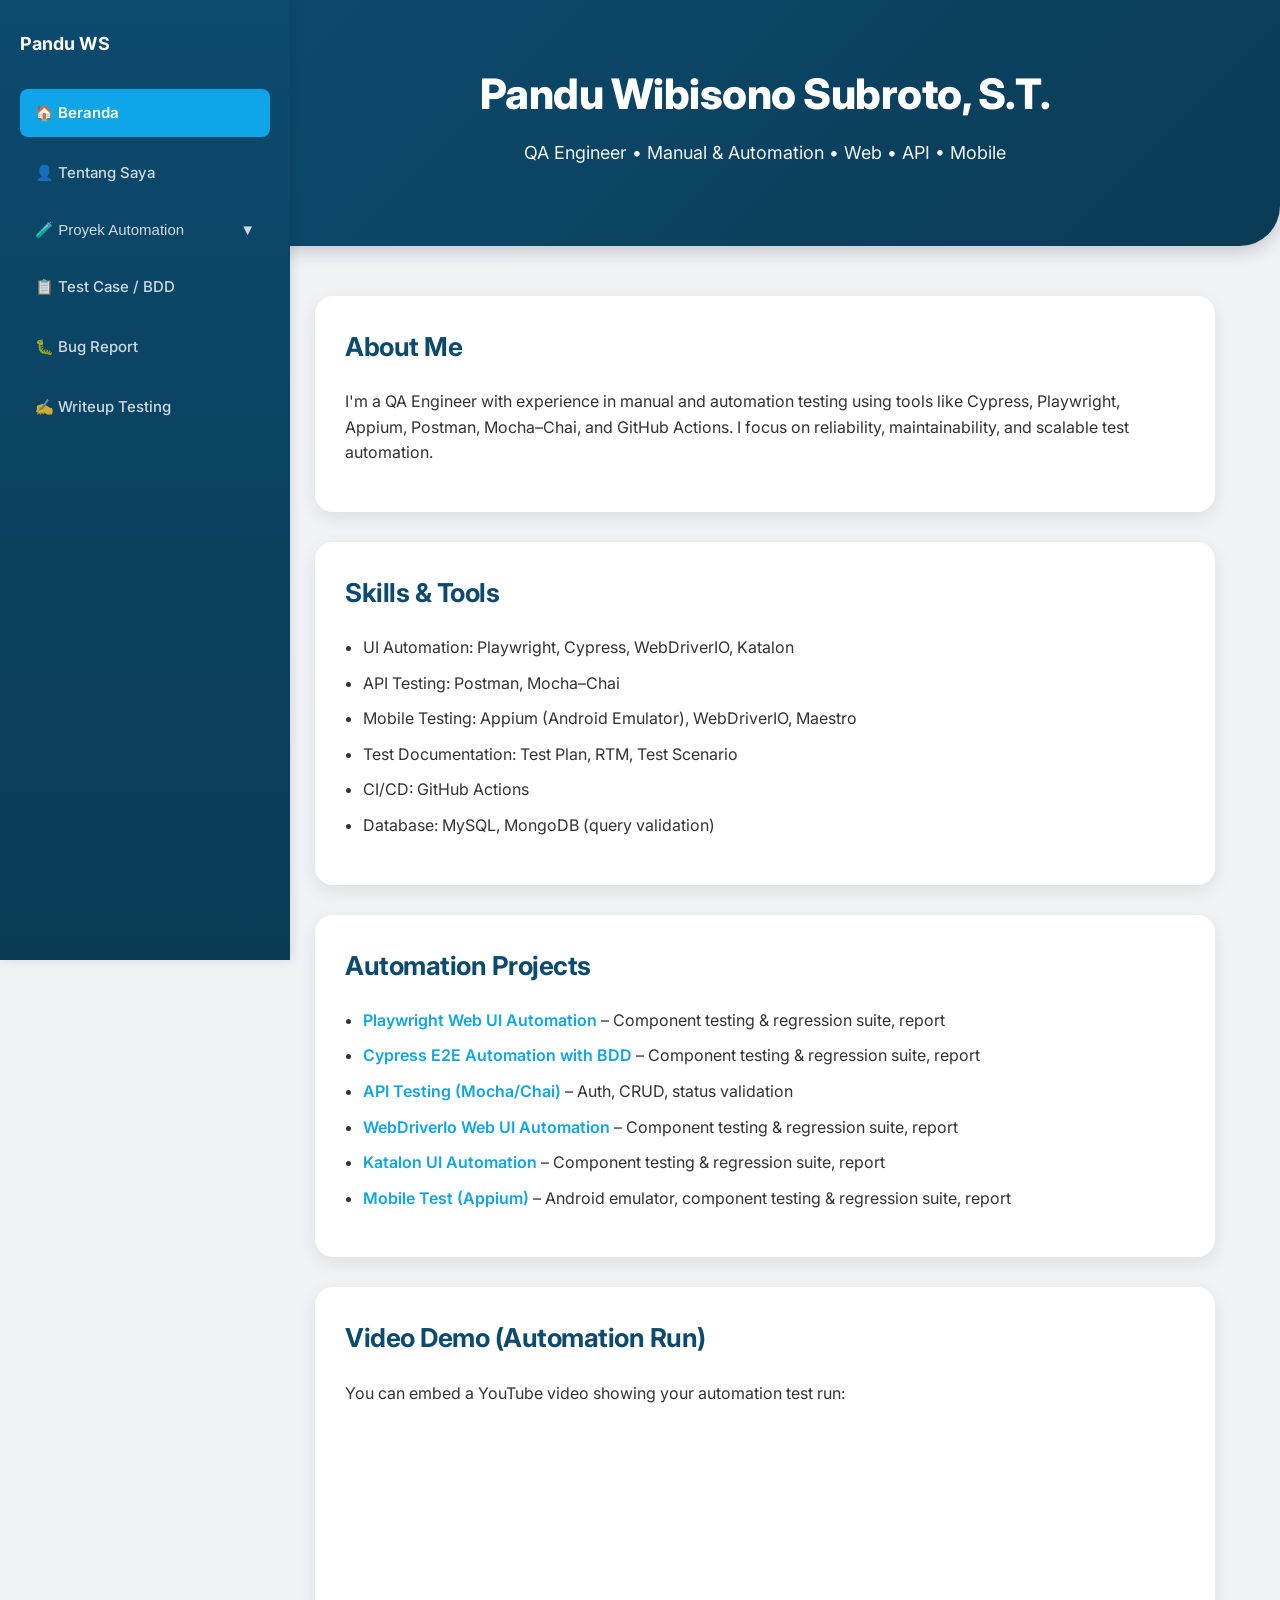
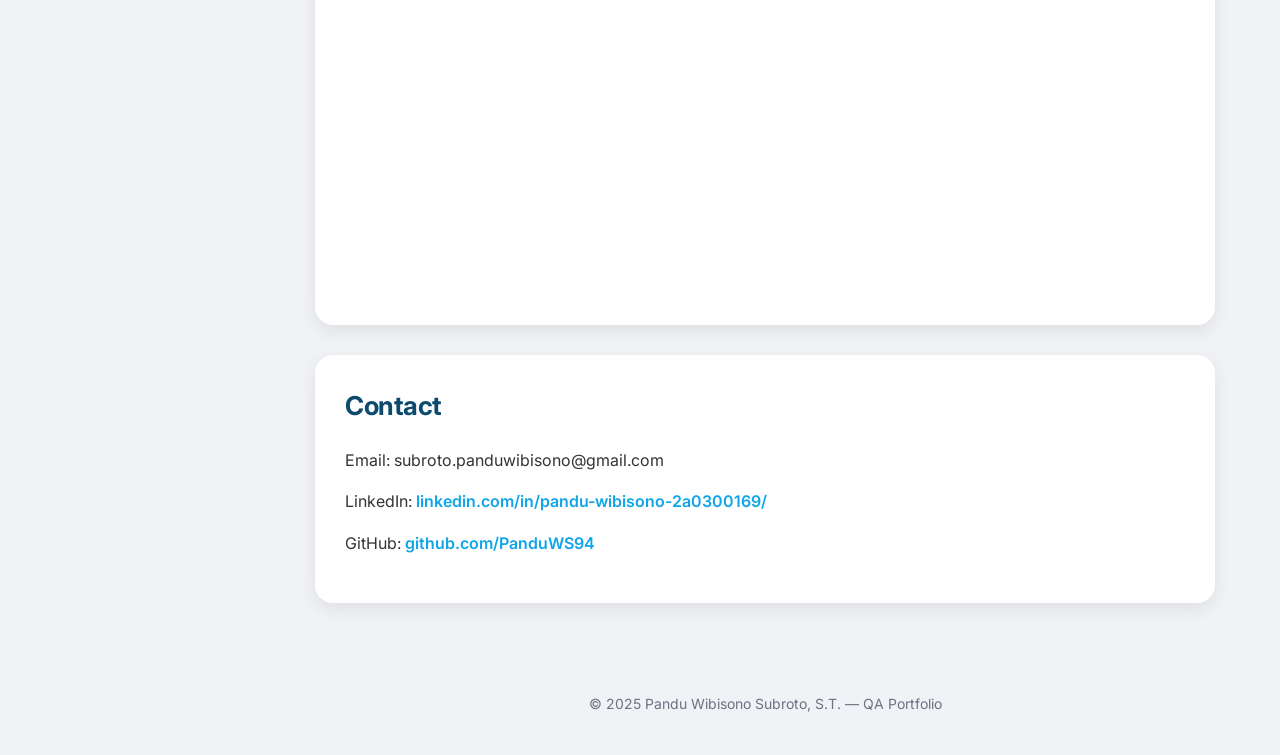
<file: index.html>
<!DOCTYPE html>
<html lang="en">

<head>
  <meta charset="UTF-8" />
  <meta name="viewport" content="width=device-width, initial-scale=1.0" />
  <title>Beranda - QA Portfolio Pandu Wibisono</title>
  <link rel="icon" href="/favicon.ico" type="image/x-icon">
  <link rel="stylesheet" href="assets/css/style.css">
  <link href="https://fonts.googleapis.com/css2?family=Inter:wght@300;400;600;700;800&display=swap" rel="stylesheet">
</head>

<body>
  <!-- SIDEBAR MENU -->
  <aside class="sidebar">
    <div class="sidebar-logo">
      <span>Pandu WS</span>
      <button class="sidebar-toggle" aria-label="Toggle menu">☰</button>
    </div>
    <ul class="sidebar-menu">
      <li><a href="index.html" class="nav-link">🏠 Beranda</a></li>
      <li><a href="pages/tentang-saya.html" class="nav-link">👤 Tentang Saya</a></li>
      <li>
        <button class="submenu-toggle nav-link">
          🧪 Proyek Automation
          <span class="submenu-icon">▼</span>
        </button>
        <ul class="sidebar-submenu">
          <li><a href="pages/proyek-automation/">Overview</a></li>
          <li><a href="pages/proyek-automation/api.html">API Testing</a></li>
          <li><a href="pages/proyek-automation/web-ui.html">Web UI</a></li>
          <li><a href="pages/proyek-automation/mobile.html">Mobile</a></li>
        </ul>
      </li>
      <li><a href="pages/test-case.html" class="nav-link">📋 Test Case / BDD</a></li>
      <li><a href="pages/bug-report.html" class="nav-link">🐛 Bug Report</a></li>
      <li><a href="pages/writeup.html" class="nav-link">✍️ Writeup Testing</a></li>
    </ul>
  </aside>

  <header>
    <h1>Pandu Wibisono Subroto, S.T.</h1>
    <p>QA Engineer • Manual & Automation • Web • API • Mobile</p>
  </header>

  <div class="container">
    <section id="about">
      <h2>About Me</h2>
      <p>
        I'm a QA Engineer with experience in manual and automation testing using tools like
        Cypress, Playwright, Appium, Postman, Mocha–Chai, and GitHub Actions. I focus on
        reliability, maintainability, and scalable test automation.
      </p>
    </section>

    <section id="skills">
      <h2>Skills & Tools</h2>
      <ul>
        <li>UI Automation: Playwright, Cypress, WebDriverIO, Katalon</li>
        <li>API Testing: Postman, Mocha–Chai</li>
        <li>Mobile Testing: Appium (Android Emulator), WebDriverIO, Maestro</li>
        <li>Test Documentation: Test Plan, RTM, Test Scenario</li>
        <li>CI/CD: GitHub Actions</li>
        <li>Database: MySQL, MongoDB (query validation)</li>
      </ul>
    </section>

    <section id="projects">
      <h2>Automation Projects</h2>
      <ul class="project-list">
        <li>
          <a href="https://github.com/PanduWS94/playwright-demo-panduws94.git" target="_blank"
            rel="noopener noreferrer">
            Playwright Web UI Automation
          </a>
          – Component testing & regression suite, report
        </li>

        <li>
          <a href="https://github.com/PanduWS94/cypress-demo-panduws94.git" target="_blank" rel="noopener noreferrer">
            Cypress E2E Automation with BDD
          </a>
          – Component testing & regression suite, report
        </li>

        <li>
          <a href="https://github.com/PanduWS94/mochachai-demo-panduws94.git" target="_blank" rel="noopener noreferrer">
            API Testing (Mocha/Chai)
          </a>
          – Auth, CRUD, status validation
        </li>

        <li>
          <a href="https://github.com/PanduWS94/webdriverio-demo-panduws94.git" target="_blank"
            rel="noopener noreferrer">
            WebDriverIo Web UI Automation
          </a>
          – Component testing & regression suite, report
        </li>

        <li>
          <a href="https://github.com/PanduWS94/katalon-demo-panduws94.git" target="_blank" rel="noopener noreferrer">
            Katalon UI Automation
          </a>
          – Component testing & regression suite, report
        </li>

        <li>
          <a href="https://github.com/PanduWS94/mobile_appium-demo-panduws94.git" target="_blank"
            rel="noopener noreferrer">
            Mobile Test (Appium)
          </a>
          – Android emulator, component testing & regression suite, report
        </li>
      </ul>
    </section>


    <section id="video">
      <h2>Video Demo (Automation Run)</h2>
      <p>You can embed a YouTube video showing your automation test run:</p>

      <div class="video-wrapper">
        <iframe src="https://www.youtube.com/embed/VIDEO_ID_HERE"
          allow="accelerometer; autoplay; clipboard-write; encrypted-media; gyroscope; picture-in-picture"
          allowfullscreen></iframe>
      </div>
    </section>

    <section id="contact">
      <h2>Contact</h2>
      <p>Email: subroto.panduwibisono@gmail.com</p>
      <p>LinkedIn: <a
          href="https://www.linkedin.com/in/pandu-wibisono-2a0300169/">linkedin.com/in/pandu-wibisono-2a0300169/</a></p>
      <p>GitHub: <a href="https://github.com/PanduWS94">github.com/PanduWS94</a></p>
    </section>
  </div>

  <footer>
    © 2025 Pandu Wibisono Subroto, S.T. — QA Portfolio
  </footer>

  <script src="assets/js/navigation.js"></script>
</body>

</html>
</file>
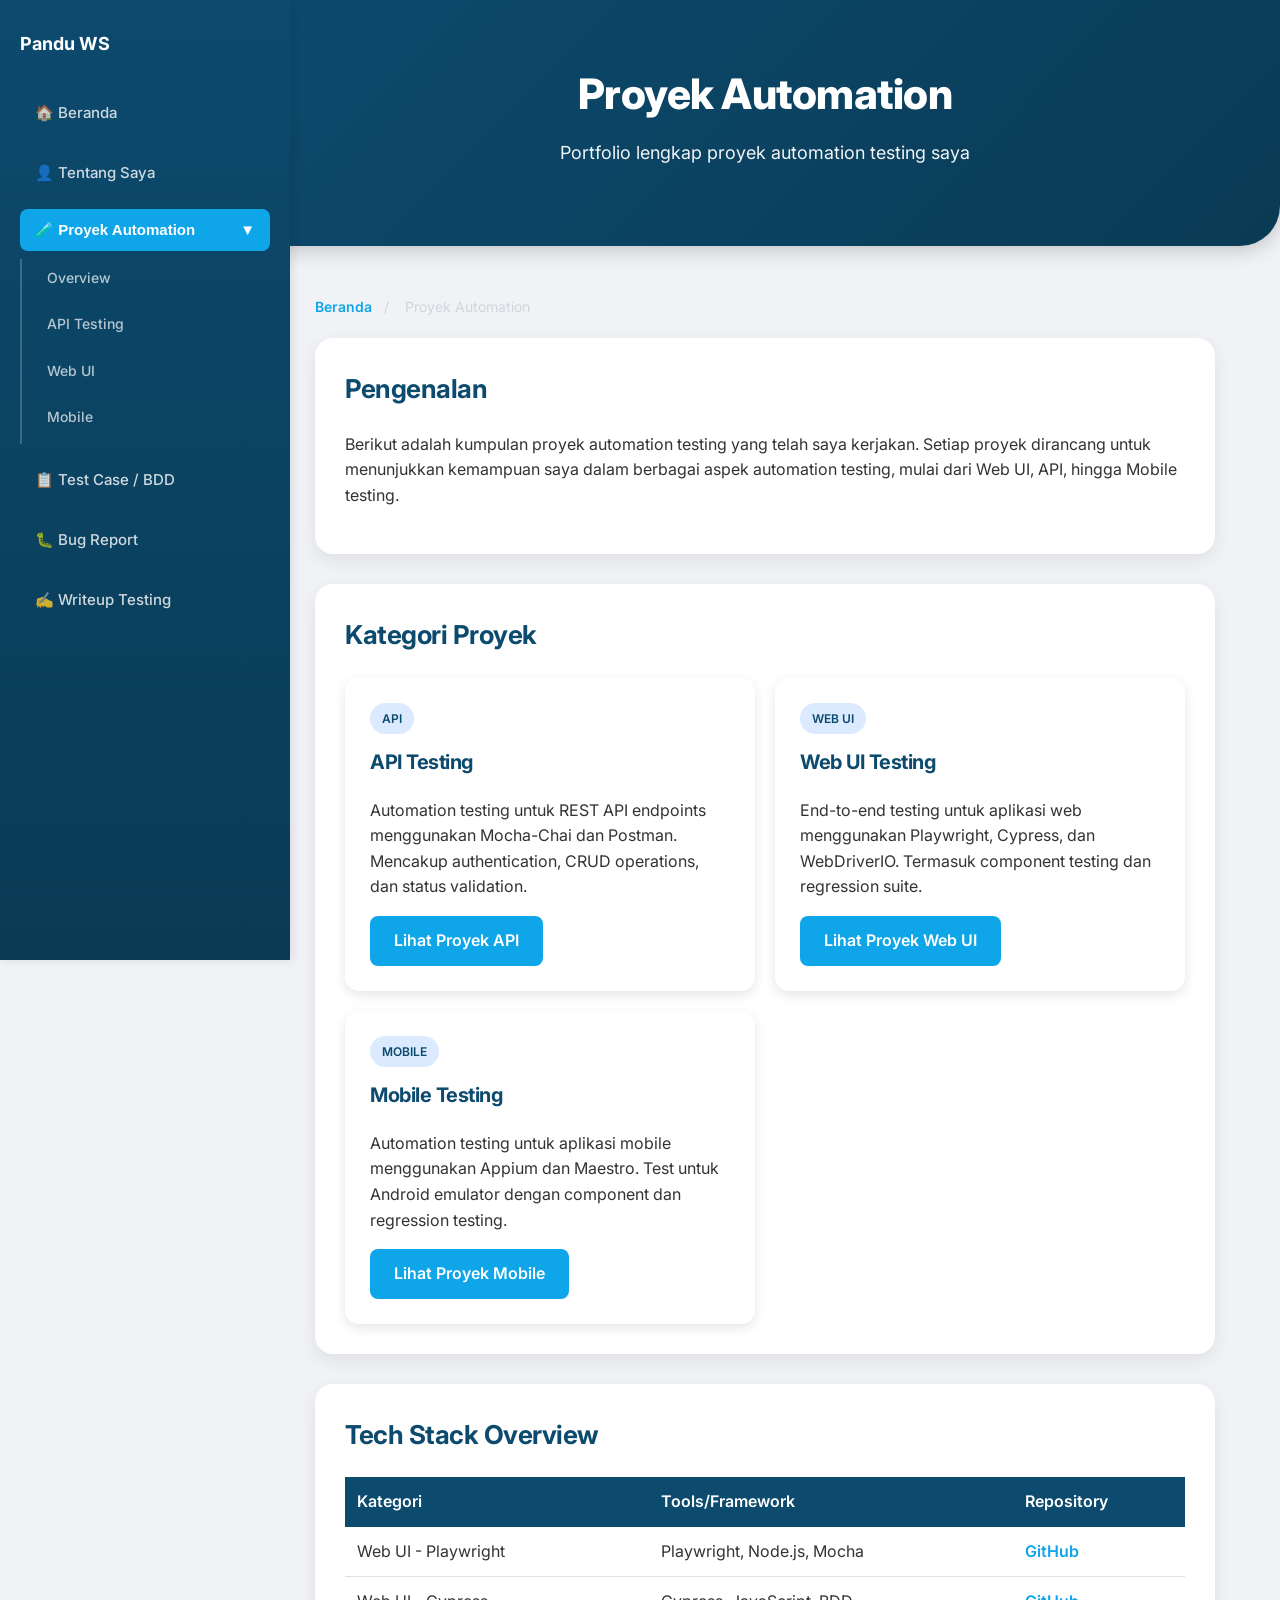
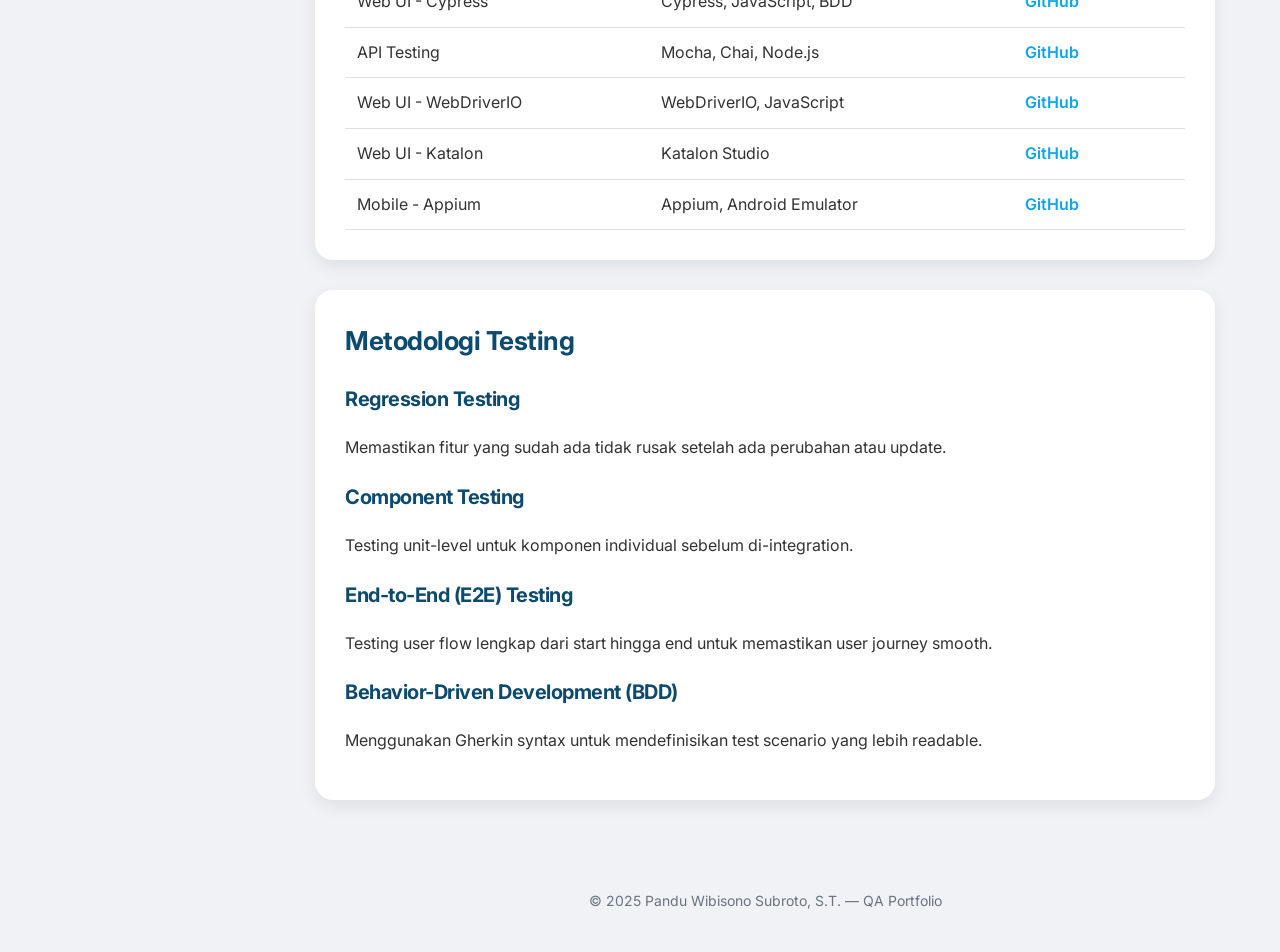
<file: pages/proyek-automation/index.html>
<!DOCTYPE html>
<html lang="id">

<head>
    <meta charset="UTF-8" />
    <meta name="viewport" content="width=device-width, initial-scale=1.0" />
    <title>Proyek Automation - Pandu Wibisono Subroto, S.T.</title>
    <link rel="icon" href="/favicon.ico" type="image/x-icon">
    <link rel="stylesheet" href="../../assets/css/style.css">
    <link href="https://fonts.googleapis.com/css2?family=Inter:wght@300;400;600;700;800&display=swap" rel="stylesheet">
</head>

<body>
    <!-- SIDEBAR MENU -->
    <aside class="sidebar">
        <div class="sidebar-logo">
            <span>Pandu WS</span>
            <button class="sidebar-toggle" aria-label="Toggle menu">☰</button>
        </div>
        <ul class="sidebar-menu">
            <li><a href="../../index.html" class="nav-link">🏠 Beranda</a></li>
            <li><a href="../tentang-saya.html" class="nav-link">👤 Tentang Saya</a></li>
            <li>
                <button class="submenu-toggle nav-link active" href="./">
                    🧪 Proyek Automation
                    <span class="submenu-icon">▼</span>
                </button>
                <ul class="sidebar-submenu active">
                    <li><a href="./" class="active">Overview</a></li>
                    <li><a href="api.html">API Testing</a></li>
                    <li><a href="web-ui.html">Web UI</a></li>
                    <li><a href="mobile.html">Mobile</a></li>
                </ul>
            </li>
            <li><a href="../test-case.html" class="nav-link">📋 Test Case / BDD</a></li>
            <li><a href="../bug-report.html" class="nav-link">🐛 Bug Report</a></li>
            <li><a href="../writeup.html" class="nav-link">✍️ Writeup Testing</a></li>
        </ul>
    </aside>

    <header>
        <h1>Proyek Automation</h1>
        <p>Portfolio lengkap proyek automation testing saya</p>
    </header>

    <div class="container">
        <div class="breadcrumb">
            <a href="../../index.html">Beranda</a>
            <span>/</span>
            <span>Proyek Automation</span>
        </div>

        <section>
            <h2>Pengenalan</h2>
            <p>
                Berikut adalah kumpulan proyek automation testing yang telah saya kerjakan. Setiap proyek dirancang
                untuk menunjukkan kemampuan saya dalam berbagai aspek automation testing, mulai dari Web UI, API,
                hingga Mobile testing.
            </p>
        </section>

        <section>
            <h2>Kategori Proyek</h2>
            <div class="card-grid">
                <div class="card">
                    <span class="card-badge">API</span>
                    <h3>API Testing</h3>
                    <p>
                        Automation testing untuk REST API endpoints menggunakan Mocha-Chai dan Postman.
                        Mencakup authentication, CRUD operations, dan status validation.
                    </p>
                    <a href="api.html" class="btn">Lihat Proyek API</a>
                </div>

                <div class="card">
                    <span class="card-badge">WEB UI</span>
                    <h3>Web UI Testing</h3>
                    <p>
                        End-to-end testing untuk aplikasi web menggunakan Playwright, Cypress, dan WebDriverIO.
                        Termasuk component testing dan regression suite.
                    </p>
                    <a href="web-ui.html" class="btn">Lihat Proyek Web UI</a>
                </div>

                <div class="card">
                    <span class="card-badge">MOBILE</span>
                    <h3>Mobile Testing</h3>
                    <p>
                        Automation testing untuk aplikasi mobile menggunakan Appium dan Maestro.
                        Test untuk Android emulator dengan component dan regression testing.
                    </p>
                    <a href="mobile.html" class="btn">Lihat Proyek Mobile</a>
                </div>
            </div>
        </section>

        <section>
            <h2>Tech Stack Overview</h2>
            <table>
                <thead>
                    <tr>
                        <th>Kategori</th>
                        <th>Tools/Framework</th>
                        <th>Repository</th>
                    </tr>
                </thead>
                <tbody>
                    <tr>
                        <td>Web UI - Playwright</td>
                        <td>Playwright, Node.js, Mocha</td>
                        <td><a href="https://github.com/PanduWS94/playwright-demo-panduws94.git"
                                target="_blank">GitHub</a></td>
                    </tr>
                    <tr>
                        <td>Web UI - Cypress</td>
                        <td>Cypress, JavaScript, BDD</td>
                        <td><a href="https://github.com/PanduWS94/cypress-demo-panduws94.git" target="_blank">GitHub</a>
                        </td>
                    </tr>
                    <tr>
                        <td>API Testing</td>
                        <td>Mocha, Chai, Node.js</td>
                        <td><a href="https://github.com/PanduWS94/mochachai-demo-panduws94.git"
                                target="_blank">GitHub</a></td>
                    </tr>
                    <tr>
                        <td>Web UI - WebDriverIO</td>
                        <td>WebDriverIO, JavaScript</td>
                        <td><a href="https://github.com/PanduWS94/webdriverio-demo-panduws94.git"
                                target="_blank">GitHub</a></td>
                    </tr>
                    <tr>
                        <td>Web UI - Katalon</td>
                        <td>Katalon Studio</td>
                        <td><a href="https://github.com/PanduWS94/katalon-demo-panduws94.git" target="_blank">GitHub</a>
                        </td>
                    </tr>
                    <tr>
                        <td>Mobile - Appium</td>
                        <td>Appium, Android Emulator</td>
                        <td><a href="https://github.com/PanduWS94/mobile_appium-demo-panduws94.git"
                                target="_blank">GitHub</a></td>
                    </tr>
                </tbody>
            </table>
        </section>

        <section>
            <h2>Metodologi Testing</h2>
            <h3>Regression Testing</h3>
            <p>Memastikan fitur yang sudah ada tidak rusak setelah ada perubahan atau update.</p>

            <h3>Component Testing</h3>
            <p>Testing unit-level untuk komponen individual sebelum di-integration.</p>

            <h3>End-to-End (E2E) Testing</h3>
            <p>Testing user flow lengkap dari start hingga end untuk memastikan user journey smooth.</p>

            <h3>Behavior-Driven Development (BDD)</h3>
            <p>Menggunakan Gherkin syntax untuk mendefinisikan test scenario yang lebih readable.</p>
        </section>
    </div>

    <footer>
        © 2025 Pandu Wibisono Subroto, S.T. — QA Portfolio
    </footer>

    <script src="../../assets/js/navigation.js"></script>
</body>

</html>
</file>
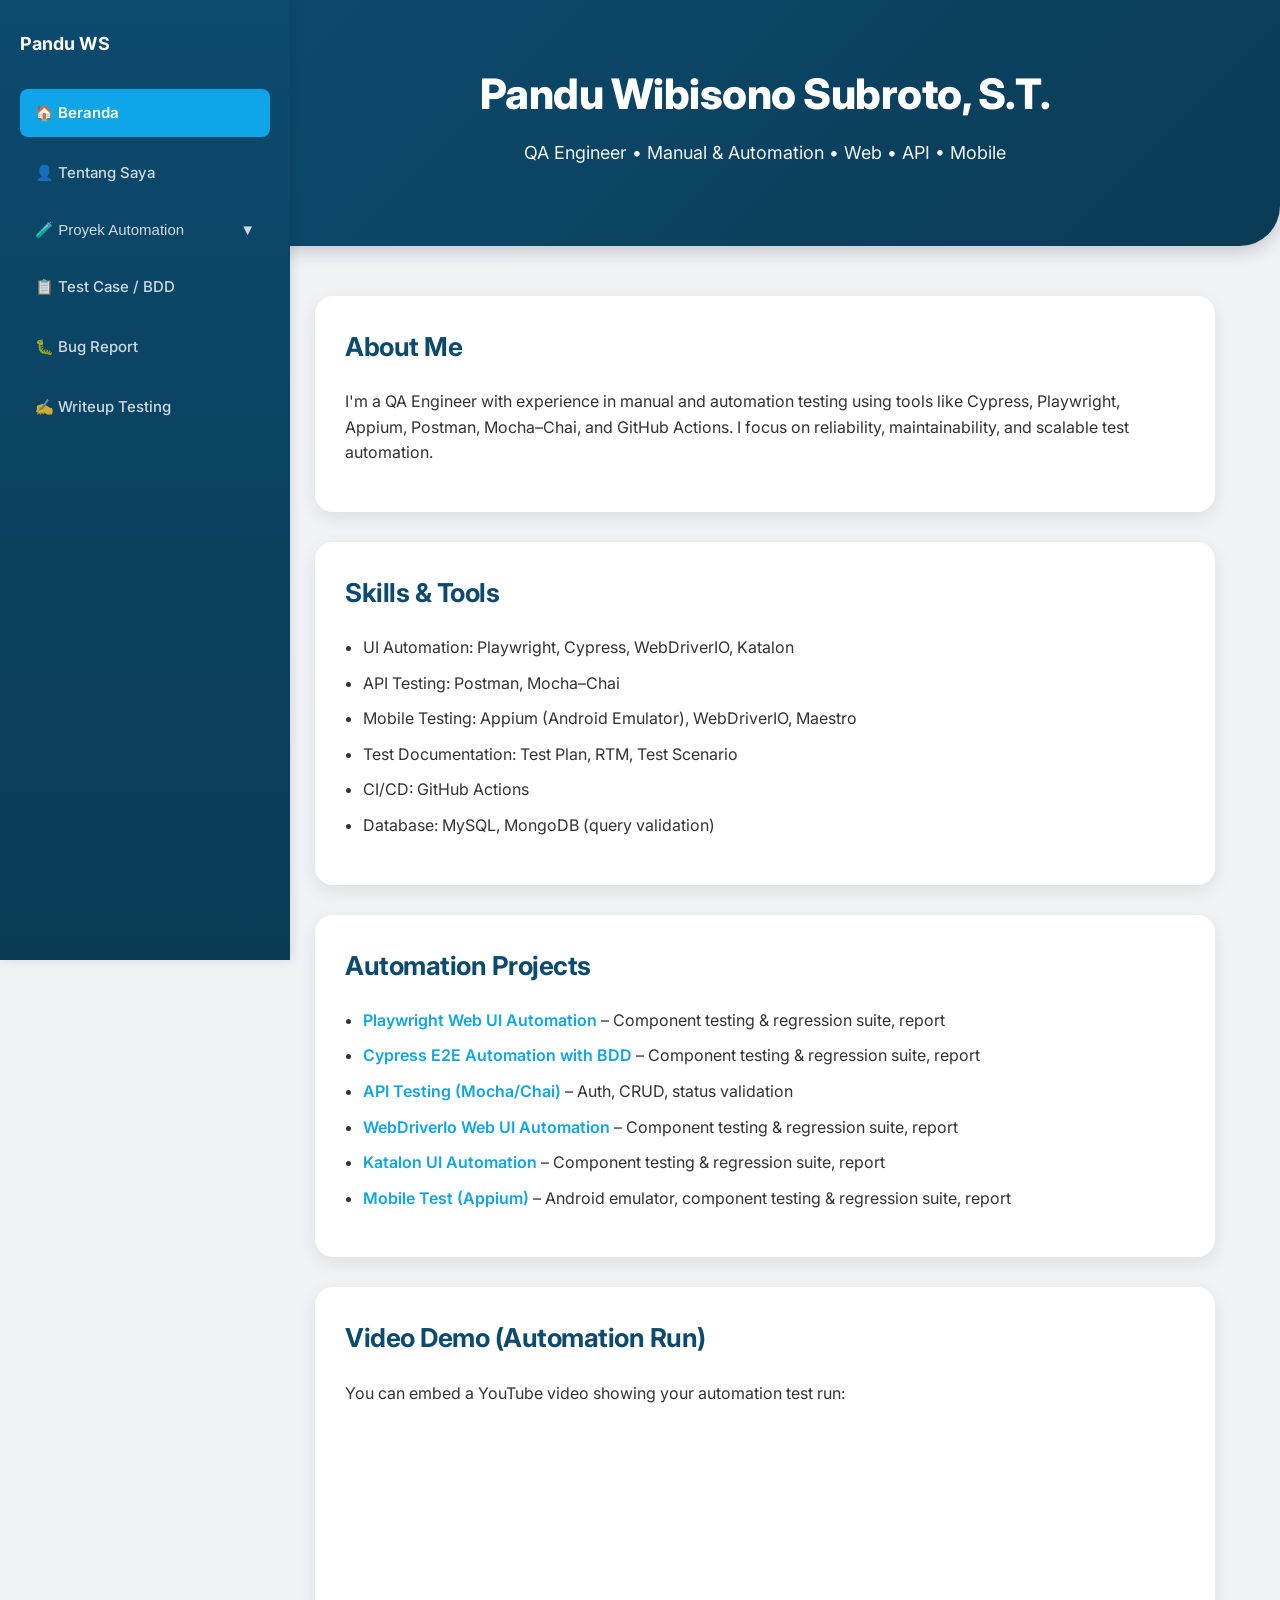
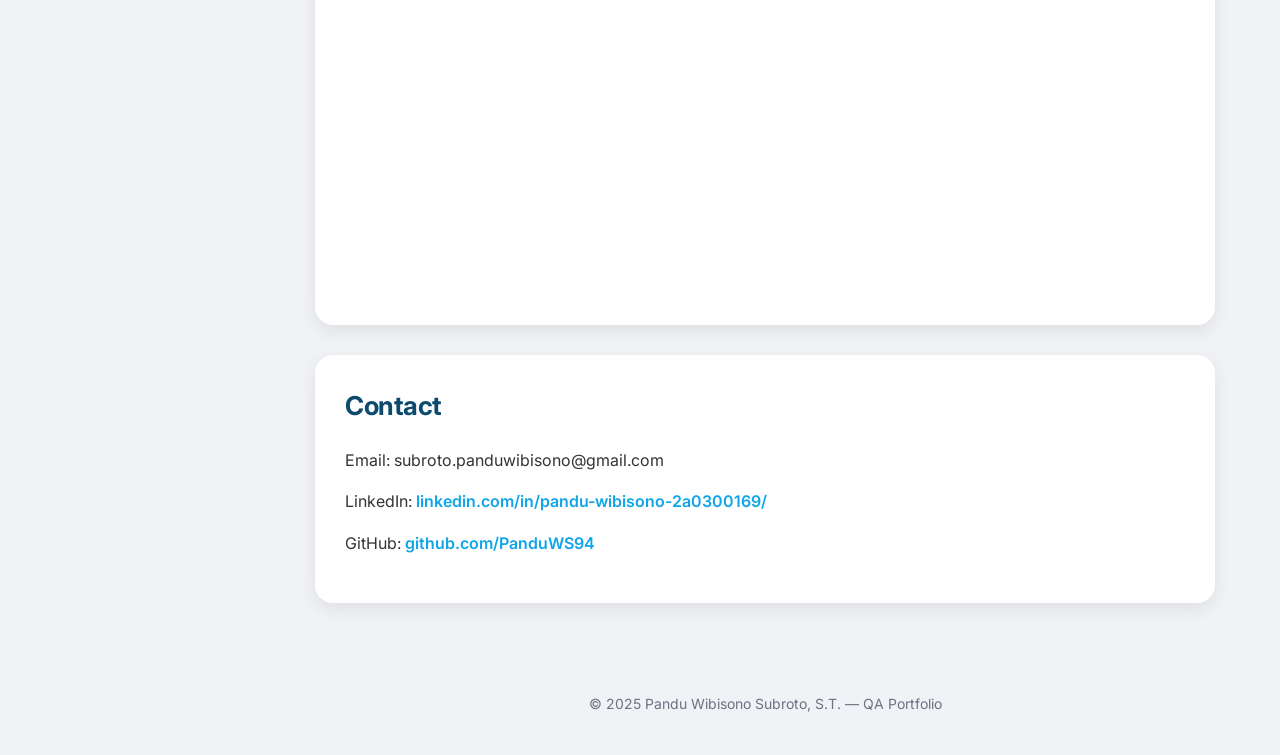
<file: pages/beranda.html>
<!DOCTYPE html>
<html lang="en">

<head>
    <meta charset="UTF-8" />
    <meta name="viewport" content="width=device-width, initial-scale=1.0" />
    <title>Beranda - QA Portfolio Pandu Wibisono</title>
    <link rel="icon" href="/favicon.ico" type="image/x-icon">
    <link rel="stylesheet" href="../assets/css/style.css">
    <link href="https://fonts.googleapis.com/css2?family=Inter:wght@300;400;600;700;800&display=swap" rel="stylesheet">
</head>

<body>
    <!-- SIDEBAR MENU -->
    <aside class="sidebar">
        <div class="sidebar-logo">
            <span>Pandu WS</span>
            <button class="sidebar-toggle" aria-label="Toggle menu">☰</button>
        </div>
        <ul class="sidebar-menu">
            <li><a href="../pages/beranda.html" class="nav-link">🏠 Beranda</a></li>
            <li><a href="../pages/tentang-saya.html" class="nav-link">👤 Tentang Saya</a></li>
            <li>
                <button class="submenu-toggle nav-link">
                    🧪 Proyek Automation
                    <span class="submenu-icon">▼</span>
                </button>
                <ul class="sidebar-submenu">
                    <li><a href="../pages/proyek-automation/">Overview</a></li>
                    <li><a href="../pages/proyek-automation/api.html">API Testing</a></li>
                    <li><a href="../pages/proyek-automation/web-ui.html">Web UI</a></li>
                    <li><a href="../pages/proyek-automation/mobile.html">Mobile</a></li>
                </ul>
            </li>
            <li><a href="../pages/test-case.html" class="nav-link">📋 Test Case / BDD</a></li>
            <li><a href="../pages/bug-report.html" class="nav-link">🐛 Bug Report</a></li>
            <li><a href="../pages/writeup.html" class="nav-link">✍️ Writeup Testing</a></li>
        </ul>
    </aside>

    <header>
        <h1>Pandu Wibisono Subroto, S.T.</h1>
        <p>QA Engineer • Manual & Automation • Web • API • Mobile</p>
    </header>

    <div class="container">
        <section id="about">
            <h2>About Me</h2>
            <p>
                I'm a QA Engineer with experience in manual and automation testing using tools like
                Cypress, Playwright, Appium, Postman, Mocha–Chai, and GitHub Actions. I focus on
                reliability, maintainability, and scalable test automation.
            </p>
        </section>

        <section id="skills">
            <h2>Skills & Tools</h2>
            <ul>
                <li>UI Automation: Playwright, Cypress, WebDriverIO, Katalon</li>
                <li>API Testing: Postman, Mocha–Chai</li>
                <li>Mobile Testing: Appium (Android Emulator), WebDriverIO, Maestro</li>
                <li>Test Documentation: Test Plan, RTM, Test Scenario</li>
                <li>CI/CD: GitHub Actions</li>
                <li>Database: MySQL, MongoDB (query validation)</li>
            </ul>
        </section>

        <section id="projects">
            <h2>Automation Projects</h2>
            <ul class="project-list">
                <li>
                    <a href="https://github.com/PanduWS94/playwright-demo-panduws94.git" target="_blank"
                        rel="noopener noreferrer">
                        Playwright Web UI Automation
                    </a>
                    – Component testing & regression suite, report
                </li>

                <li>
                    <a href="https://github.com/PanduWS94/cypress-demo-panduws94.git" target="_blank"
                        rel="noopener noreferrer">
                        Cypress E2E Automation with BDD
                    </a>
                    – Component testing & regression suite, report
                </li>

                <li>
                    <a href="https://github.com/PanduWS94/mochachai-demo-panduws94.git" target="_blank"
                        rel="noopener noreferrer">
                        API Testing (Mocha/Chai)
                    </a>
                    – Auth, CRUD, status validation
                </li>

                <li>
                    <a href="https://github.com/PanduWS94/webdriverio-demo-panduws94.git" target="_blank"
                        rel="noopener noreferrer">
                        WebDriverIo Web UI Automation
                    </a>
                    – Component testing & regression suite, report
                </li>

                <li>
                    <a href="https://github.com/PanduWS94/katalon-demo-panduws94.git" target="_blank"
                        rel="noopener noreferrer">
                        Katalon UI Automation
                    </a>
                    – Component testing & regression suite, report
                </li>

                <li>
                    <a href="https://github.com/PanduWS94/mobile_appium-demo-panduws94.git" target="_blank"
                        rel="noopener noreferrer">
                        Mobile Test (Appium)
                    </a>
                    – Android emulator, component testing & regression suite, report
                </li>
            </ul>
        </section>


        <section id="video">
            <h2>Video Demo (Automation Run)</h2>
            <p>You can embed a YouTube video showing your automation test run:</p>

            <div class="video-wrapper">
                <iframe src="https://www.youtube.com/embed/VIDEO_ID_HERE"
                    allow="accelerometer; autoplay; clipboard-write; encrypted-media; gyroscope; picture-in-picture"
                    allowfullscreen></iframe>
            </div>
        </section>

        <section id="contact">
            <h2>Contact</h2>
            <p>Email: subroto.panduwibisono@gmail.com</p>
            <p>LinkedIn: <a
                    href="https://www.linkedin.com/in/pandu-wibisono-2a0300169/">linkedin.com/in/pandu-wibisono-2a0300169/</a>
            </p>
            <p>GitHub: <a href="https://github.com/PanduWS94">github.com/PanduWS94</a></p>
        </section>
    </div>

    <footer>
        © 2025 Pandu Wibisono Subroto, S.T. — QA Portfolio
    </footer>

    <script src="../assets/js/navigation.js"></script>
</body>

</html>
</file>
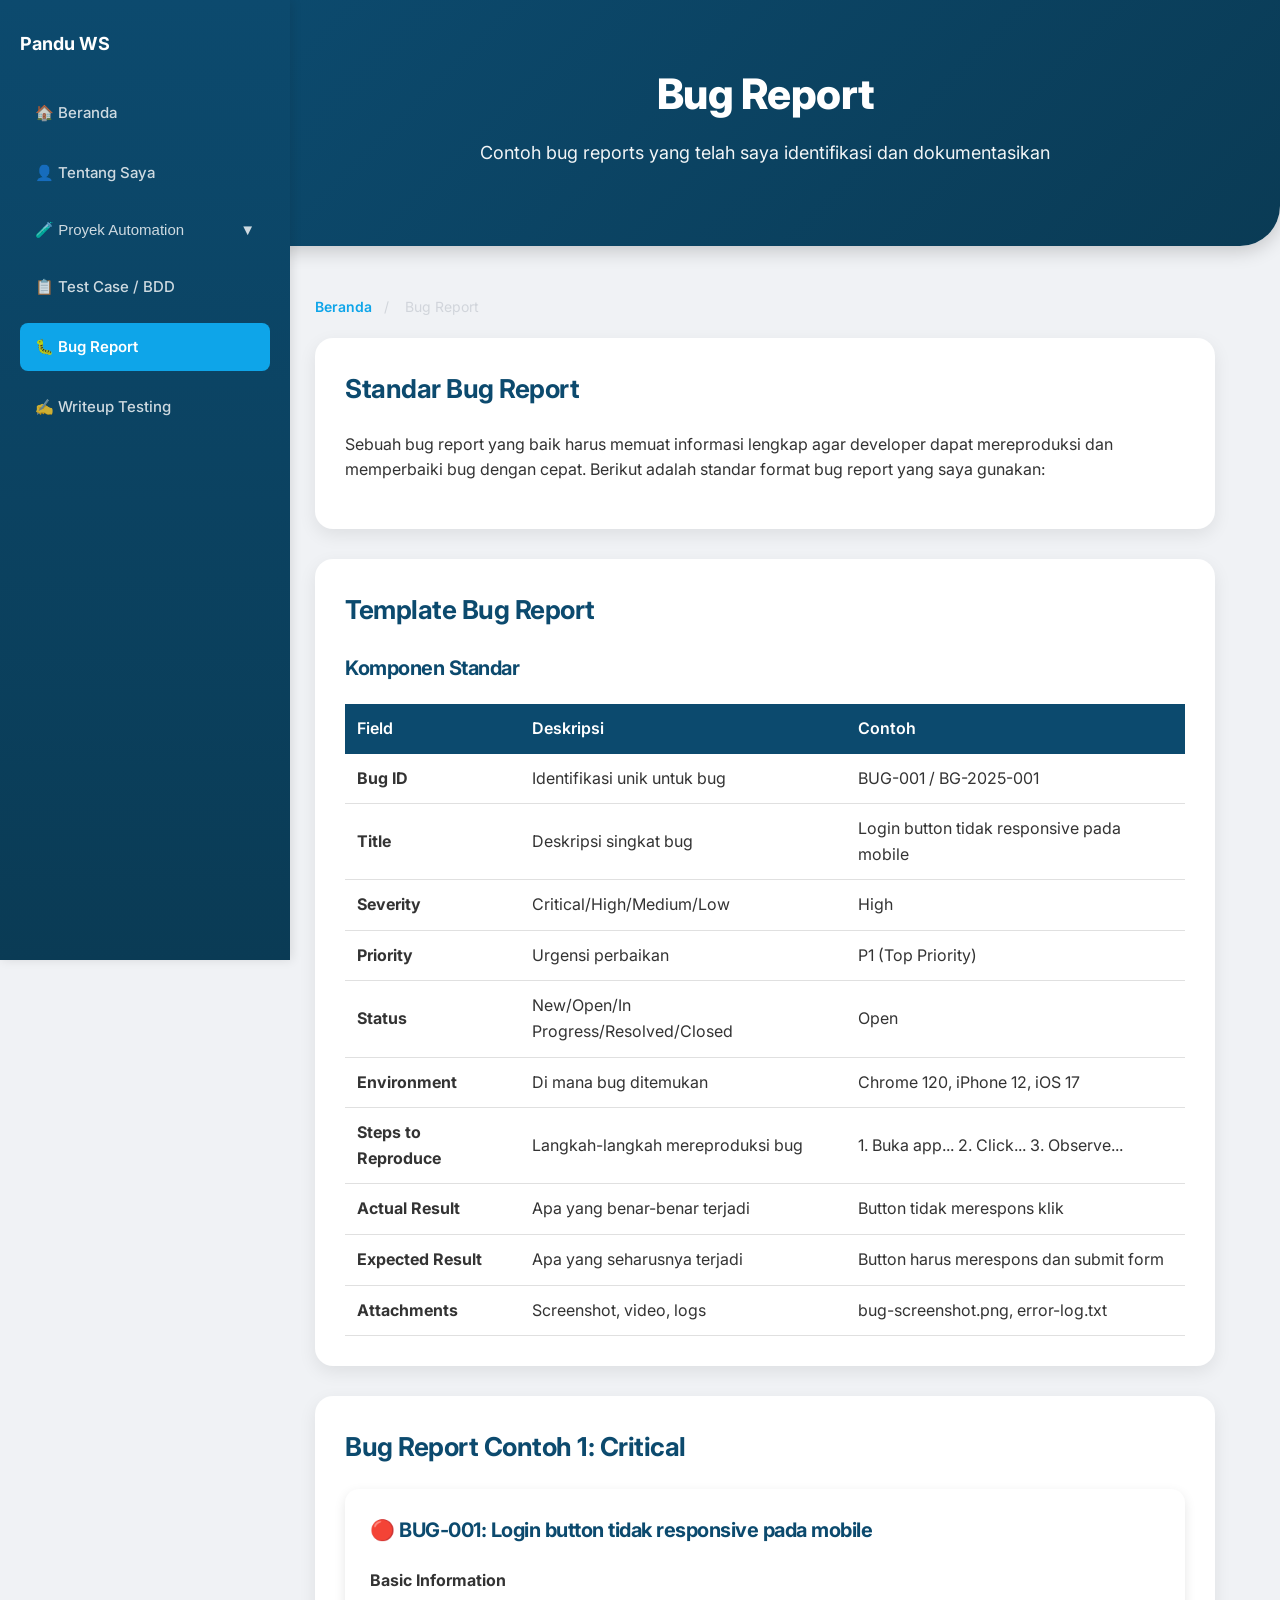
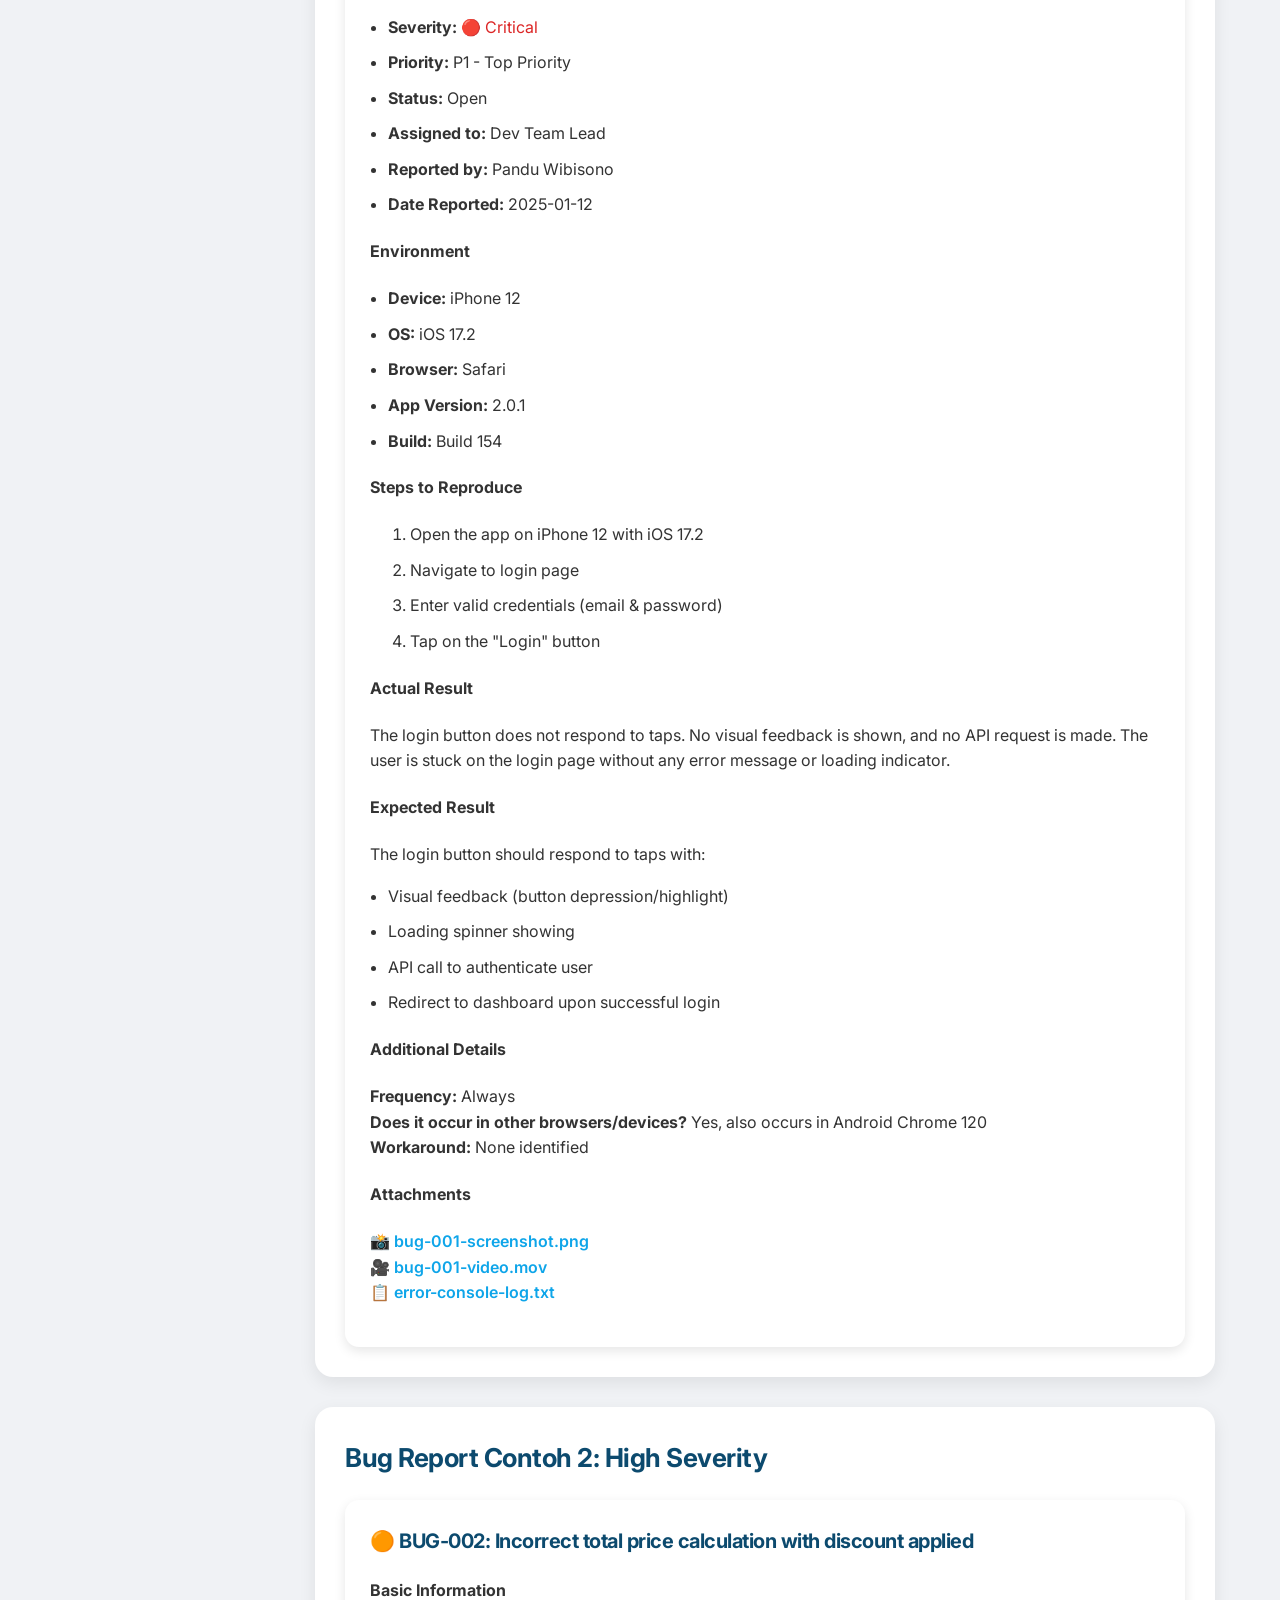
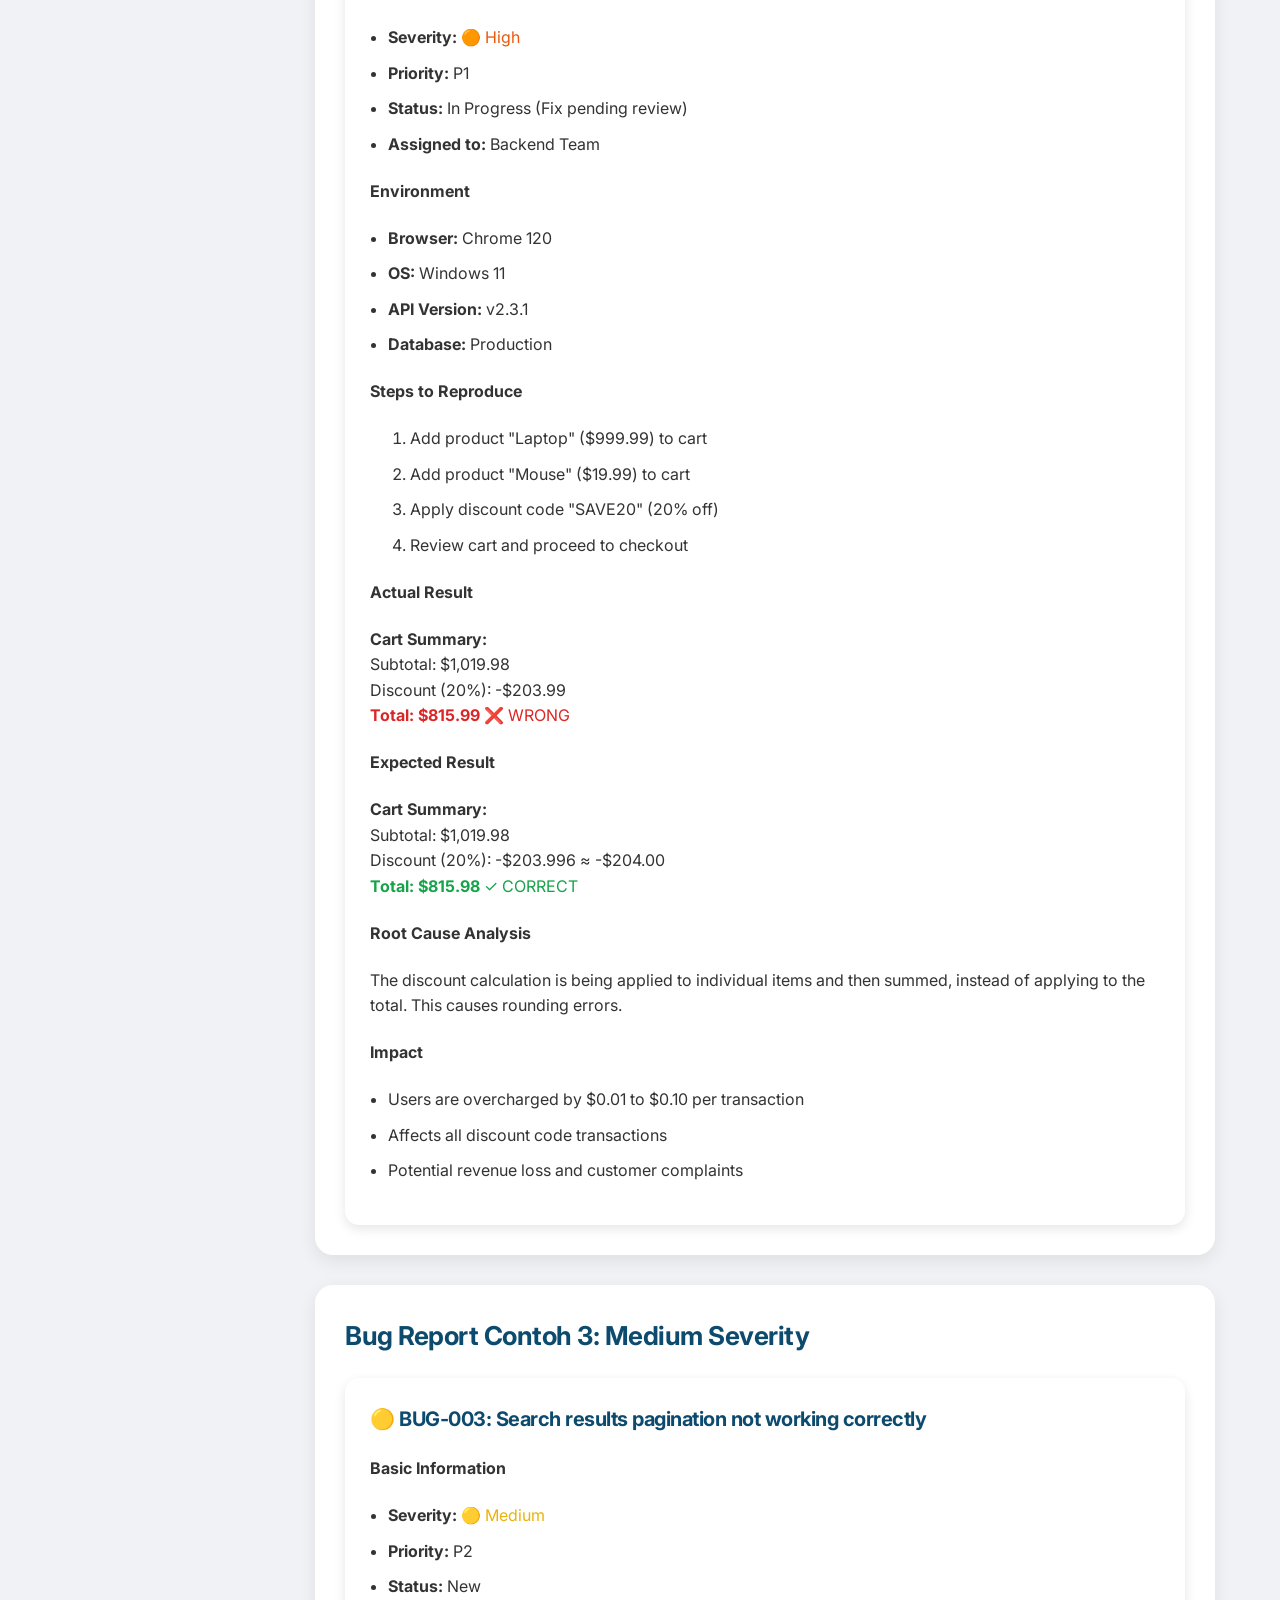
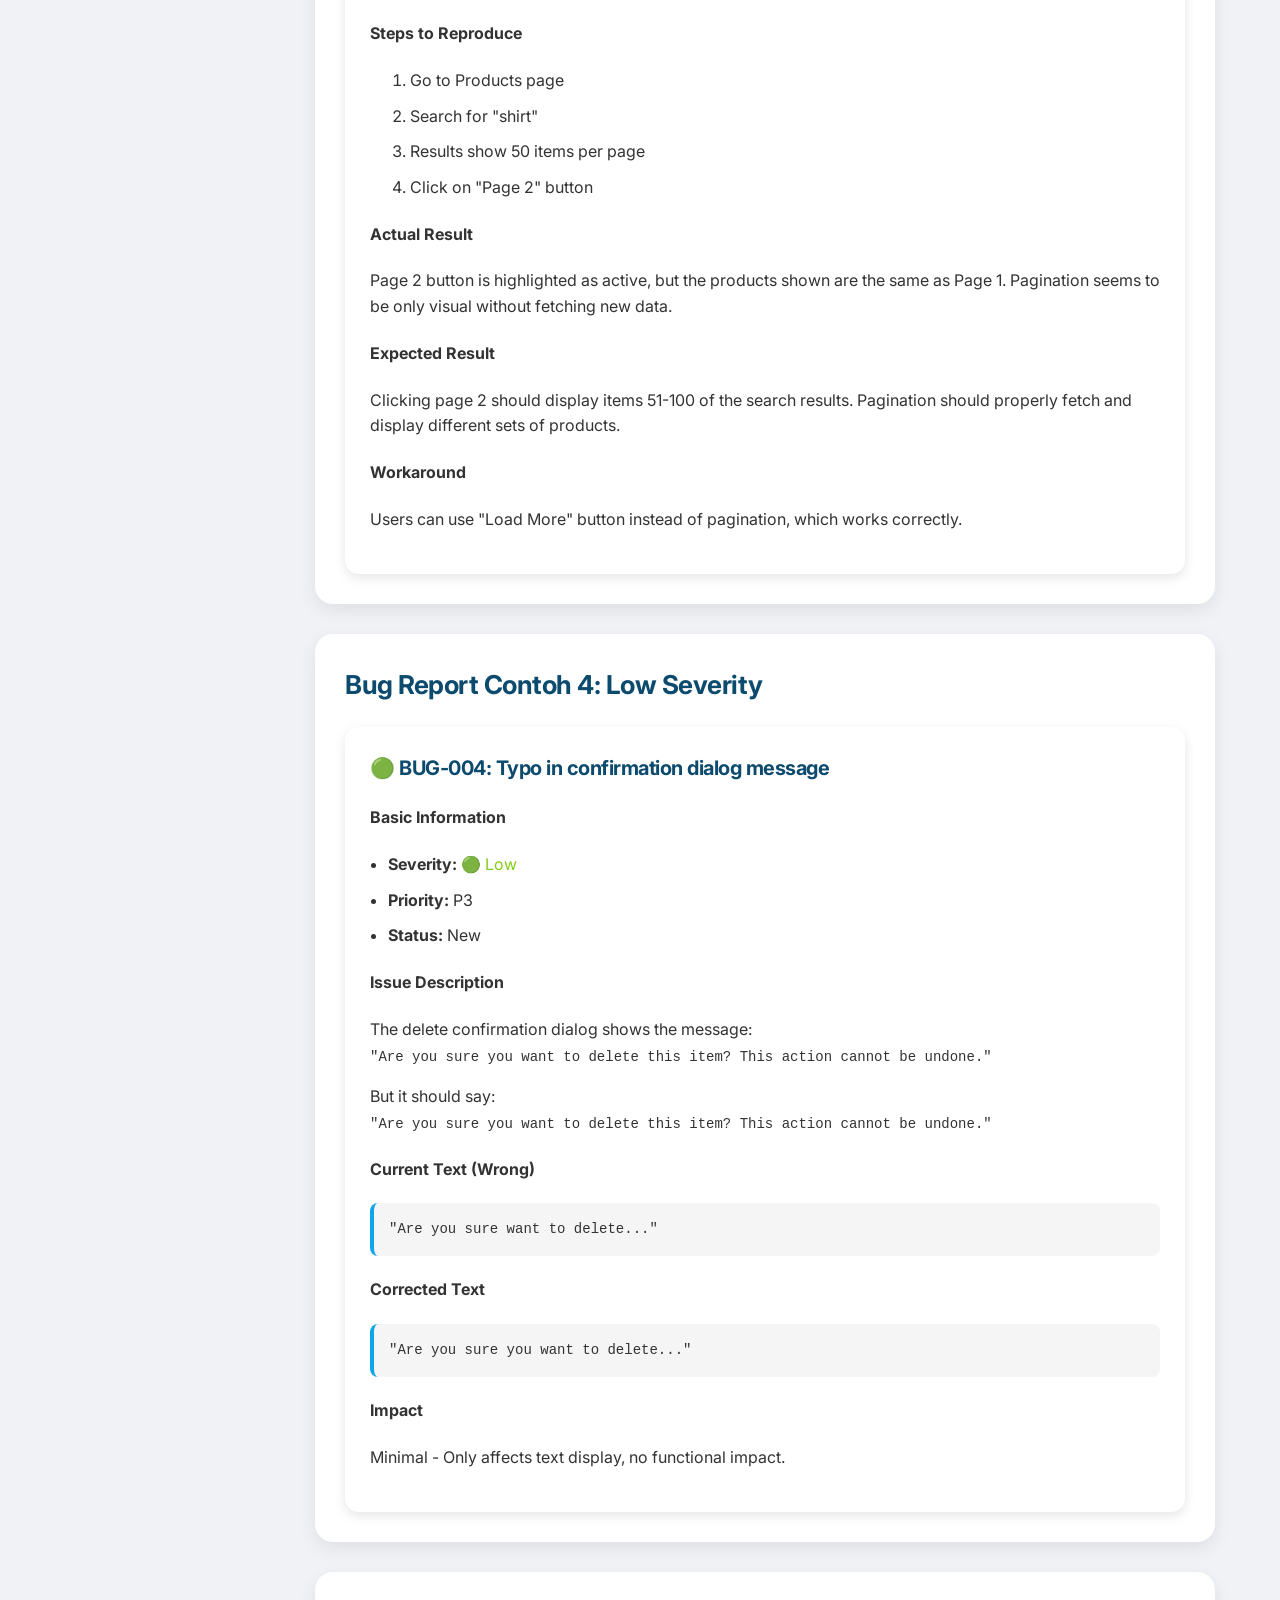
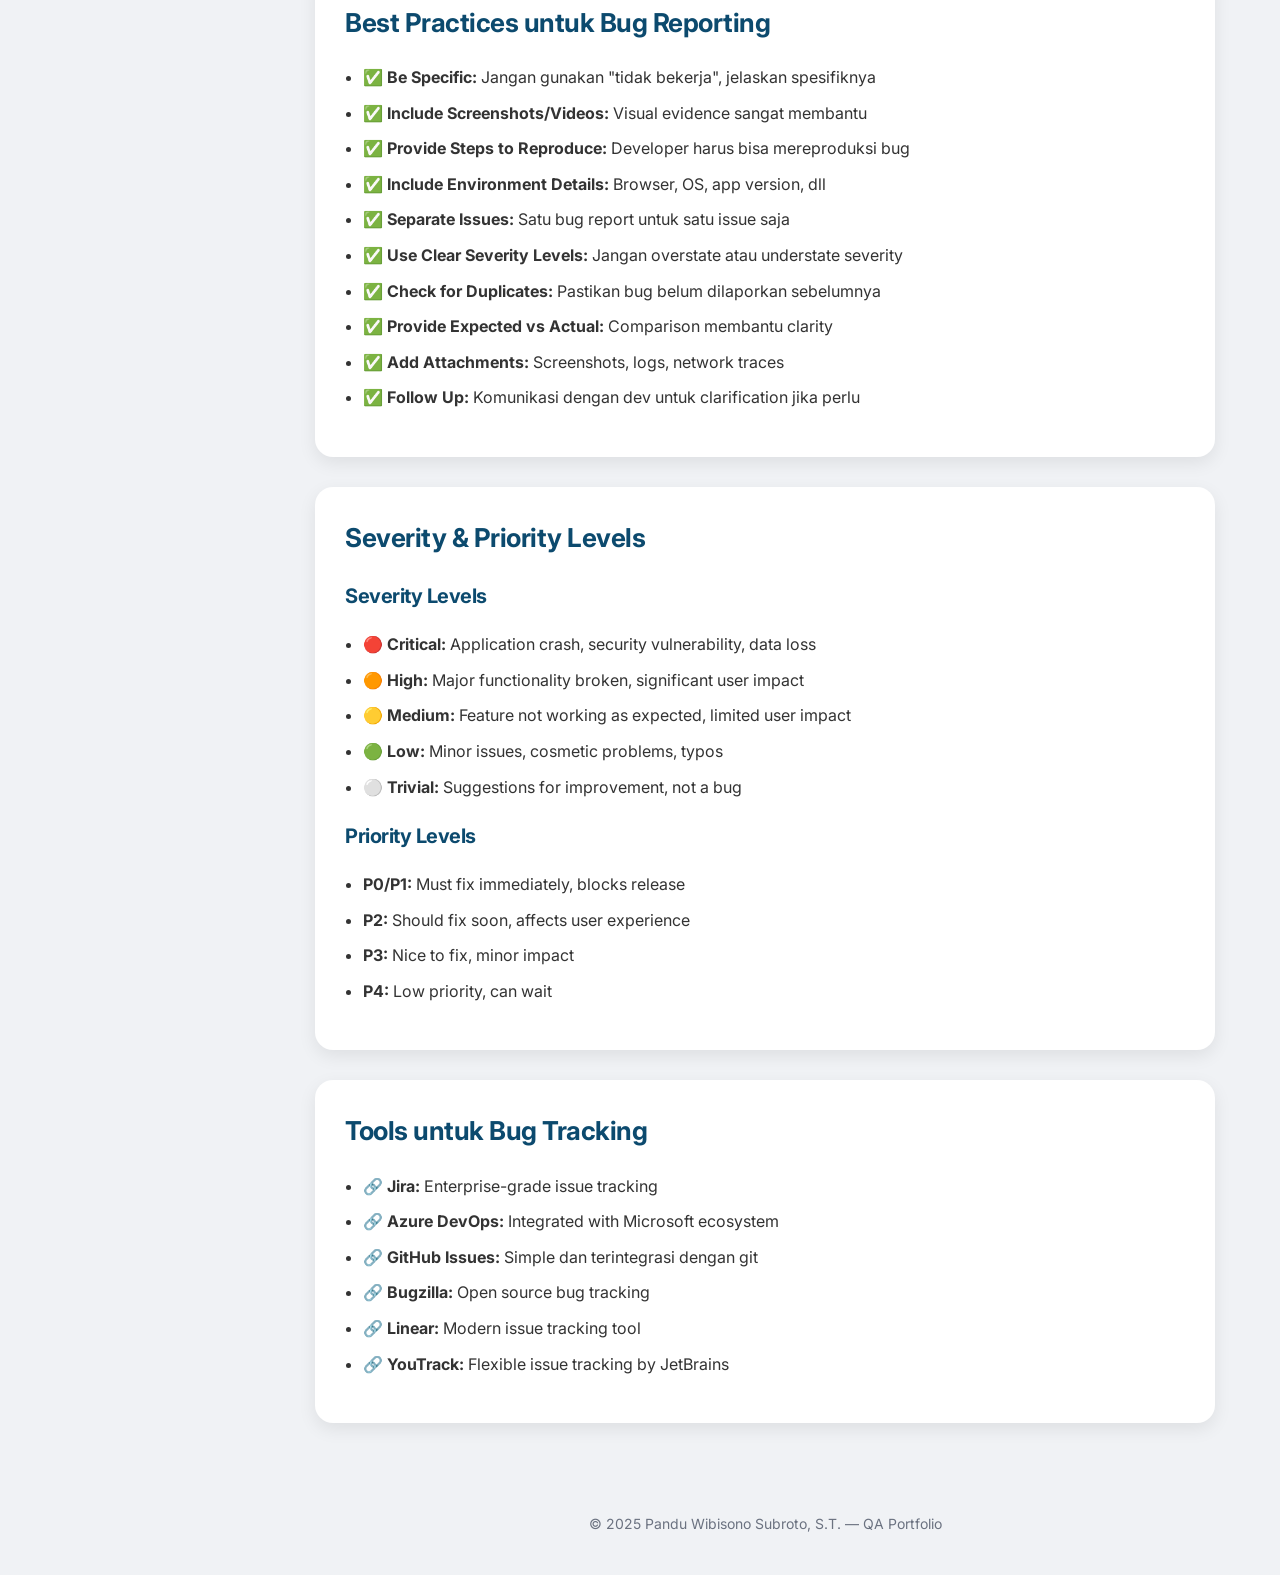
<file: pages/bug-report.html>
<!DOCTYPE html>
<html lang="id">

<head>
    <meta charset="UTF-8" />
    <meta name="viewport" content="width=device-width, initial-scale=1.0" />
    <title>Bug Report - Pandu Wibisono Subroto, S.T.</title>
    <link rel="icon" href="/favicon.ico" type="image/x-icon">
    <link rel="stylesheet" href="../assets/css/style.css">
    <link href="https://fonts.googleapis.com/css2?family=Inter:wght@300;400;600;700;800&display=swap" rel="stylesheet">
</head>

<body>
    <!-- SIDEBAR MENU -->
    <aside class="sidebar">
        <div class="sidebar-logo">
            <span>Pandu WS</span>
            <button class="sidebar-toggle" aria-label="Toggle menu">☰</button>
        </div>
        <ul class="sidebar-menu">
            <li><a href="../index.html" class="nav-link">🏠 Beranda</a></li>
            <li><a href="tentang-saya.html" class="nav-link">👤 Tentang Saya</a></li>
            <li>
                <button class="submenu-toggle nav-link" href="proyek-automation/">
                    🧪 Proyek Automation
                    <span class="submenu-icon">▼</span>
                </button>
                <ul class="sidebar-submenu">
                    <li><a href="proyek-automation/">Overview</a></li>
                    <li><a href="proyek-automation/api.html">API Testing</a></li>
                    <li><a href="proyek-automation/web-ui.html">Web UI</a></li>
                    <li><a href="proyek-automation/mobile.html">Mobile</a></li>
                </ul>
            </li>
            <li><a href="test-case.html" class="nav-link">📋 Test Case / BDD</a></li>
            <li><a href="bug-report.html" class="nav-link active">🐛 Bug Report</a></li>
            <li><a href="writeup.html" class="nav-link">✍️ Writeup Testing</a></li>
        </ul>
    </aside>

    <header>
        <h1>Bug Report</h1>
        <p>Contoh bug reports yang telah saya identifikasi dan dokumentasikan</p>
    </header>

    <div class="container">
        <div class="breadcrumb">
            <a href="../index.html">Beranda</a>
            <span>/</span>
            <span>Bug Report</span>
        </div>

        <section>
            <h2>Standar Bug Report</h2>
            <p>
                Sebuah bug report yang baik harus memuat informasi lengkap agar developer dapat mereproduksi
                dan memperbaiki bug dengan cepat. Berikut adalah standar format bug report yang saya gunakan:
            </p>
        </section>

        <section>
            <h2>Template Bug Report</h2>
            <h3>Komponen Standar</h3>
            <table>
                <thead>
                    <tr>
                        <th>Field</th>
                        <th>Deskripsi</th>
                        <th>Contoh</th>
                    </tr>
                </thead>
                <tbody>
                    <tr>
                        <td><strong>Bug ID</strong></td>
                        <td>Identifikasi unik untuk bug</td>
                        <td>BUG-001 / BG-2025-001</td>
                    </tr>
                    <tr>
                        <td><strong>Title</strong></td>
                        <td>Deskripsi singkat bug</td>
                        <td>Login button tidak responsive pada mobile</td>
                    </tr>
                    <tr>
                        <td><strong>Severity</strong></td>
                        <td>Critical/High/Medium/Low</td>
                        <td>High</td>
                    </tr>
                    <tr>
                        <td><strong>Priority</strong></td>
                        <td>Urgensi perbaikan</td>
                        <td>P1 (Top Priority)</td>
                    </tr>
                    <tr>
                        <td><strong>Status</strong></td>
                        <td>New/Open/In Progress/Resolved/Closed</td>
                        <td>Open</td>
                    </tr>
                    <tr>
                        <td><strong>Environment</strong></td>
                        <td>Di mana bug ditemukan</td>
                        <td>Chrome 120, iPhone 12, iOS 17</td>
                    </tr>
                    <tr>
                        <td><strong>Steps to Reproduce</strong></td>
                        <td>Langkah-langkah mereproduksi bug</td>
                        <td>1. Buka app... 2. Click... 3. Observe...</td>
                    </tr>
                    <tr>
                        <td><strong>Actual Result</strong></td>
                        <td>Apa yang benar-benar terjadi</td>
                        <td>Button tidak merespons klik</td>
                    </tr>
                    <tr>
                        <td><strong>Expected Result</strong></td>
                        <td>Apa yang seharusnya terjadi</td>
                        <td>Button harus merespons dan submit form</td>
                    </tr>
                    <tr>
                        <td><strong>Attachments</strong></td>
                        <td>Screenshot, video, logs</td>
                        <td>bug-screenshot.png, error-log.txt</td>
                    </tr>
                </tbody>
            </table>
        </section>

        <section>
            <h2>Bug Report Contoh 1: Critical</h2>
            <div class="card">
                <h3>🔴 BUG-001: Login button tidak responsive pada mobile</h3>

                <h4>Basic Information</h4>
                <ul>
                    <li><strong>Severity:</strong> <span style="color: #dc2626;">🔴 Critical</span></li>
                    <li><strong>Priority:</strong> P1 - Top Priority</li>
                    <li><strong>Status:</strong> Open</li>
                    <li><strong>Assigned to:</strong> Dev Team Lead</li>
                    <li><strong>Reported by:</strong> Pandu Wibisono</li>
                    <li><strong>Date Reported:</strong> 2025-01-12</li>
                </ul>

                <h4>Environment</h4>
                <ul>
                    <li><strong>Device:</strong> iPhone 12</li>
                    <li><strong>OS:</strong> iOS 17.2</li>
                    <li><strong>Browser:</strong> Safari</li>
                    <li><strong>App Version:</strong> 2.0.1</li>
                    <li><strong>Build:</strong> Build 154</li>
                </ul>

                <h4>Steps to Reproduce</h4>
                <ol>
                    <li>Open the app on iPhone 12 with iOS 17.2</li>
                    <li>Navigate to login page</li>
                    <li>Enter valid credentials (email & password)</li>
                    <li>Tap on the "Login" button</li>
                </ol>

                <h4>Actual Result</h4>
                <p>
                    The login button does not respond to taps. No visual feedback is shown, and no API request is made.
                    The user is stuck on the login page without any error message or loading indicator.
                </p>

                <h4>Expected Result</h4>
                <p>
                    The login button should respond to taps with:
                <ul>
                    <li>Visual feedback (button depression/highlight)</li>
                    <li>Loading spinner showing</li>
                    <li>API call to authenticate user</li>
                    <li>Redirect to dashboard upon successful login</li>
                </ul>
                </p>

                <h4>Additional Details</h4>
                <p>
                    <strong>Frequency:</strong> Always<br>
                    <strong>Does it occur in other browsers/devices?</strong> Yes, also occurs in Android Chrome 120<br>
                    <strong>Workaround:</strong> None identified
                </p>

                <h4>Attachments</h4>
                <p>
                    📸 <a href="#">bug-001-screenshot.png</a><br>
                    🎥 <a href="#">bug-001-video.mov</a><br>
                    📋 <a href="#">error-console-log.txt</a>
                </p>
            </div>
        </section>

        <section>
            <h2>Bug Report Contoh 2: High Severity</h2>
            <div class="card">
                <h3>🟠 BUG-002: Incorrect total price calculation with discount applied</h3>

                <h4>Basic Information</h4>
                <ul>
                    <li><strong>Severity:</strong> <span style="color: #ea580c;">🟠 High</span></li>
                    <li><strong>Priority:</strong> P1</li>
                    <li><strong>Status:</strong> In Progress (Fix pending review)</li>
                    <li><strong>Assigned to:</strong> Backend Team</li>
                </ul>

                <h4>Environment</h4>
                <ul>
                    <li><strong>Browser:</strong> Chrome 120</li>
                    <li><strong>OS:</strong> Windows 11</li>
                    <li><strong>API Version:</strong> v2.3.1</li>
                    <li><strong>Database:</strong> Production</li>
                </ul>

                <h4>Steps to Reproduce</h4>
                <ol>
                    <li>Add product "Laptop" ($999.99) to cart</li>
                    <li>Add product "Mouse" ($19.99) to cart</li>
                    <li>Apply discount code "SAVE20" (20% off)</li>
                    <li>Review cart and proceed to checkout</li>
                </ol>

                <h4>Actual Result</h4>
                <p>
                    <strong>Cart Summary:</strong><br>
                    Subtotal: $1,019.98<br>
                    Discount (20%): -$203.99<br>
                    <span style="color: #dc2626;"><strong>Total: $815.99</strong> ❌ WRONG</span>
                </p>

                <h4>Expected Result</h4>
                <p>
                    <strong>Cart Summary:</strong><br>
                    Subtotal: $1,019.98<br>
                    Discount (20%): -$203.996 ≈ -$204.00<br>
                    <span style="color: #16a34a;"><strong>Total: $815.98</strong> ✓ CORRECT</span>
                </p>

                <h4>Root Cause Analysis</h4>
                <p>
                    The discount calculation is being applied to individual items and then summed,
                    instead of applying to the total. This causes rounding errors.
                </p>

                <h4>Impact</h4>
                <ul>
                    <li>Users are overcharged by $0.01 to $0.10 per transaction</li>
                    <li>Affects all discount code transactions</li>
                    <li>Potential revenue loss and customer complaints</li>
                </ul>
            </div>
        </section>

        <section>
            <h2>Bug Report Contoh 3: Medium Severity</h2>
            <div class="card">
                <h3>🟡 BUG-003: Search results pagination not working correctly</h3>

                <h4>Basic Information</h4>
                <ul>
                    <li><strong>Severity:</strong> <span style="color: #eab308;">🟡 Medium</span></li>
                    <li><strong>Priority:</strong> P2</li>
                    <li><strong>Status:</strong> New</li>
                </ul>

                <h4>Steps to Reproduce</h4>
                <ol>
                    <li>Go to Products page</li>
                    <li>Search for "shirt"</li>
                    <li>Results show 50 items per page</li>
                    <li>Click on "Page 2" button</li>
                </ol>

                <h4>Actual Result</h4>
                <p>
                    Page 2 button is highlighted as active, but the products shown are the same as Page 1.
                    Pagination seems to be only visual without fetching new data.
                </p>

                <h4>Expected Result</h4>
                <p>
                    Clicking page 2 should display items 51-100 of the search results.
                    Pagination should properly fetch and display different sets of products.
                </p>

                <h4>Workaround</h4>
                <p>
                    Users can use "Load More" button instead of pagination, which works correctly.
                </p>
            </div>
        </section>

        <section>
            <h2>Bug Report Contoh 4: Low Severity</h2>
            <div class="card">
                <h3>🟢 BUG-004: Typo in confirmation dialog message</h3>

                <h4>Basic Information</h4>
                <ul>
                    <li><strong>Severity:</strong> <span style="color: #84cc16;">🟢 Low</span></li>
                    <li><strong>Priority:</strong> P3</li>
                    <li><strong>Status:</strong> New</li>
                </ul>

                <h4>Issue Description</h4>
                <p>
                    The delete confirmation dialog shows the message:<br>
                    <code>"Are you sure you want to delete this item? This action cannot be undone."</code>
                </p>
                <p>
                    But it should say:<br>
                    <code>"Are you sure you want to delete this item? This action cannot be undone."</code>
                </p>

                <h4>Current Text (Wrong)</h4>
                <pre><code>"Are you sure want to delete..."</code></pre>

                <h4>Corrected Text</h4>
                <pre><code>"Are you sure you want to delete..."</code></pre>

                <h4>Impact</h4>
                <p>Minimal - Only affects text display, no functional impact.</p>
            </div>
        </section>

        <section>
            <h2>Best Practices untuk Bug Reporting</h2>
            <ul>
                <li>✅ <strong>Be Specific:</strong> Jangan gunakan "tidak bekerja", jelaskan spesifiknya</li>
                <li>✅ <strong>Include Screenshots/Videos:</strong> Visual evidence sangat membantu</li>
                <li>✅ <strong>Provide Steps to Reproduce:</strong> Developer harus bisa mereproduksi bug</li>
                <li>✅ <strong>Include Environment Details:</strong> Browser, OS, app version, dll</li>
                <li>✅ <strong>Separate Issues:</strong> Satu bug report untuk satu issue saja</li>
                <li>✅ <strong>Use Clear Severity Levels:</strong> Jangan overstate atau understate severity</li>
                <li>✅ <strong>Check for Duplicates:</strong> Pastikan bug belum dilaporkan sebelumnya</li>
                <li>✅ <strong>Provide Expected vs Actual:</strong> Comparison membantu clarity</li>
                <li>✅ <strong>Add Attachments:</strong> Screenshots, logs, network traces</li>
                <li>✅ <strong>Follow Up:</strong> Komunikasi dengan dev untuk clarification jika perlu</li>
            </ul>
        </section>

        <section>
            <h2>Severity & Priority Levels</h2>
            <h3>Severity Levels</h3>
            <ul>
                <li><strong>🔴 Critical:</strong> Application crash, security vulnerability, data loss</li>
                <li><strong>🟠 High:</strong> Major functionality broken, significant user impact</li>
                <li><strong>🟡 Medium:</strong> Feature not working as expected, limited user impact</li>
                <li><strong>🟢 Low:</strong> Minor issues, cosmetic problems, typos</li>
                <li><strong>⚪ Trivial:</strong> Suggestions for improvement, not a bug</li>
            </ul>

            <h3>Priority Levels</h3>
            <ul>
                <li><strong>P0/P1:</strong> Must fix immediately, blocks release</li>
                <li><strong>P2:</strong> Should fix soon, affects user experience</li>
                <li><strong>P3:</strong> Nice to fix, minor impact</li>
                <li><strong>P4:</strong> Low priority, can wait</li>
            </ul>
        </section>

        <section>
            <h2>Tools untuk Bug Tracking</h2>
            <ul>
                <li>🔗 <strong>Jira:</strong> Enterprise-grade issue tracking</li>
                <li>🔗 <strong>Azure DevOps:</strong> Integrated with Microsoft ecosystem</li>
                <li>🔗 <strong>GitHub Issues:</strong> Simple dan terintegrasi dengan git</li>
                <li>🔗 <strong>Bugzilla:</strong> Open source bug tracking</li>
                <li>🔗 <strong>Linear:</strong> Modern issue tracking tool</li>
                <li>🔗 <strong>YouTrack:</strong> Flexible issue tracking by JetBrains</li>
            </ul>
        </section>
    </div>

    <footer>
        © 2025 Pandu Wibisono Subroto, S.T. — QA Portfolio
    </footer>

    <script src="../assets/js/navigation.js"></script>
</body>

</html>
</file>
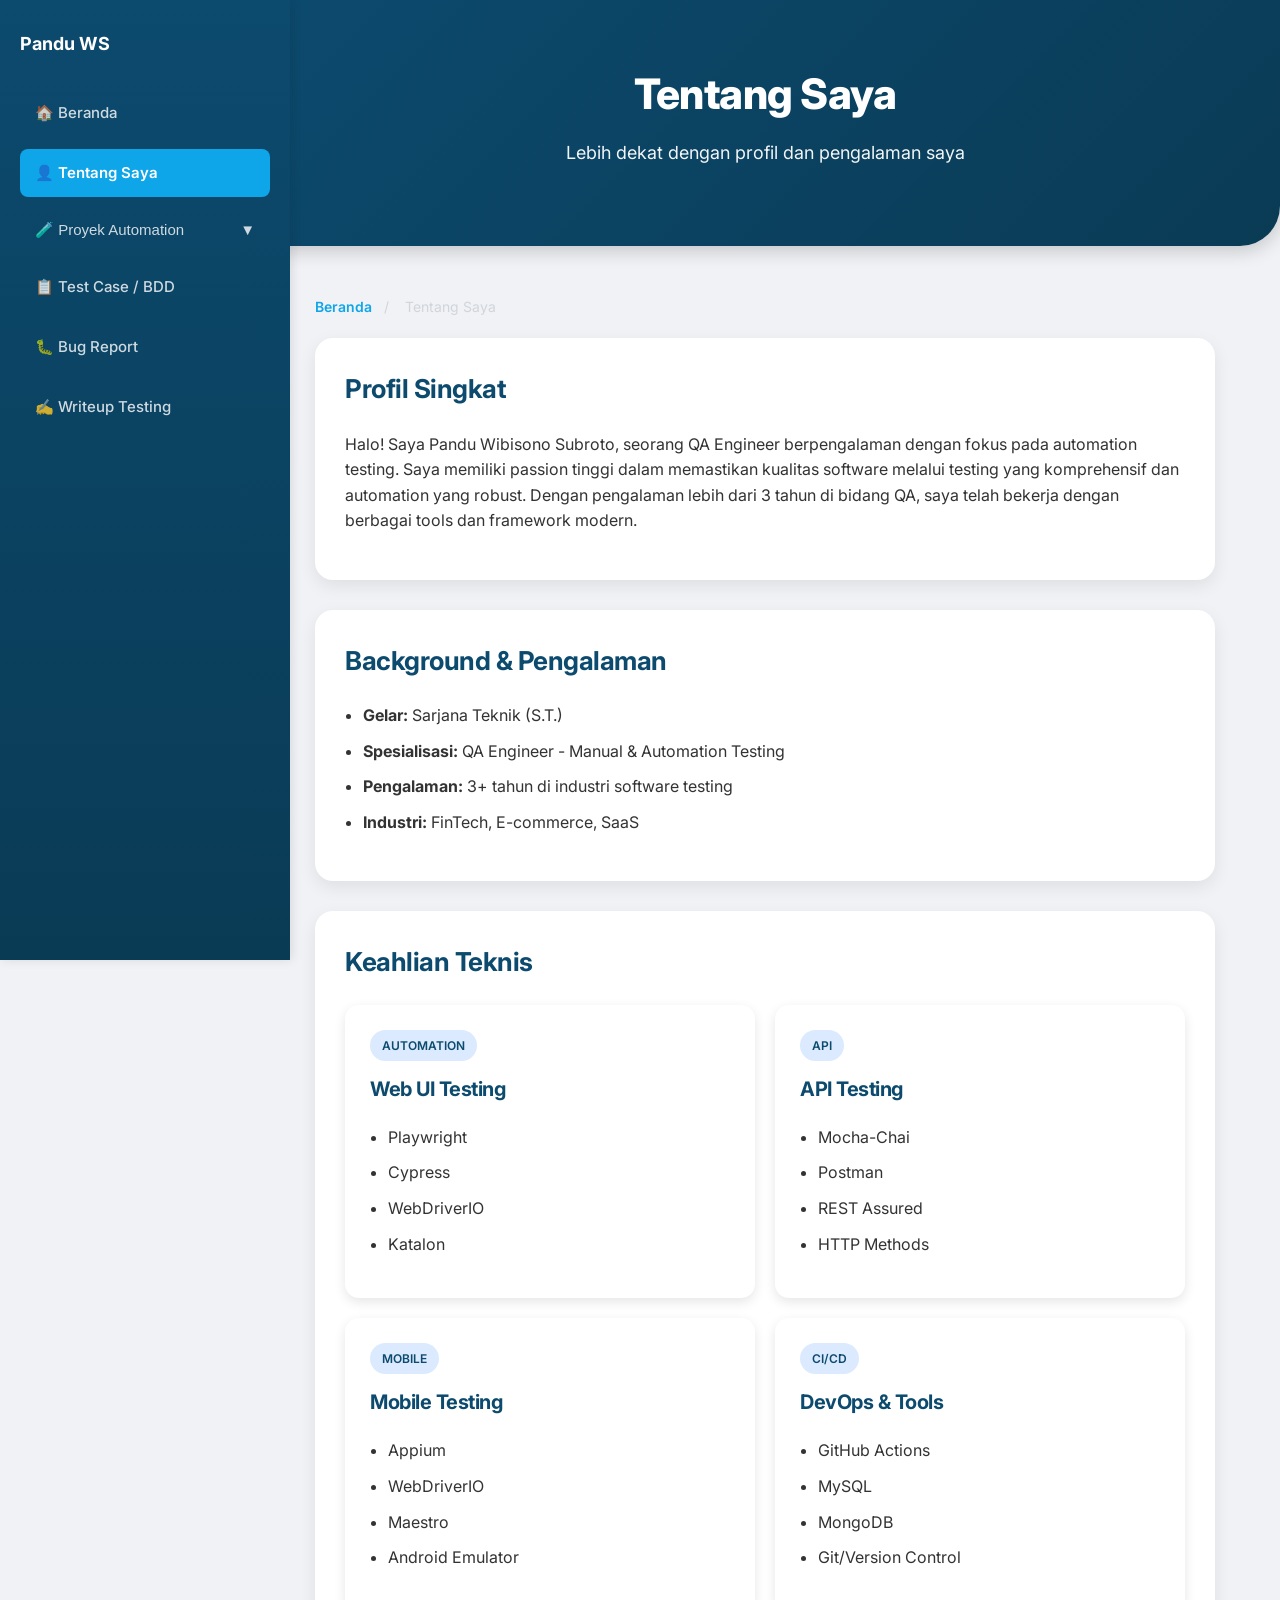
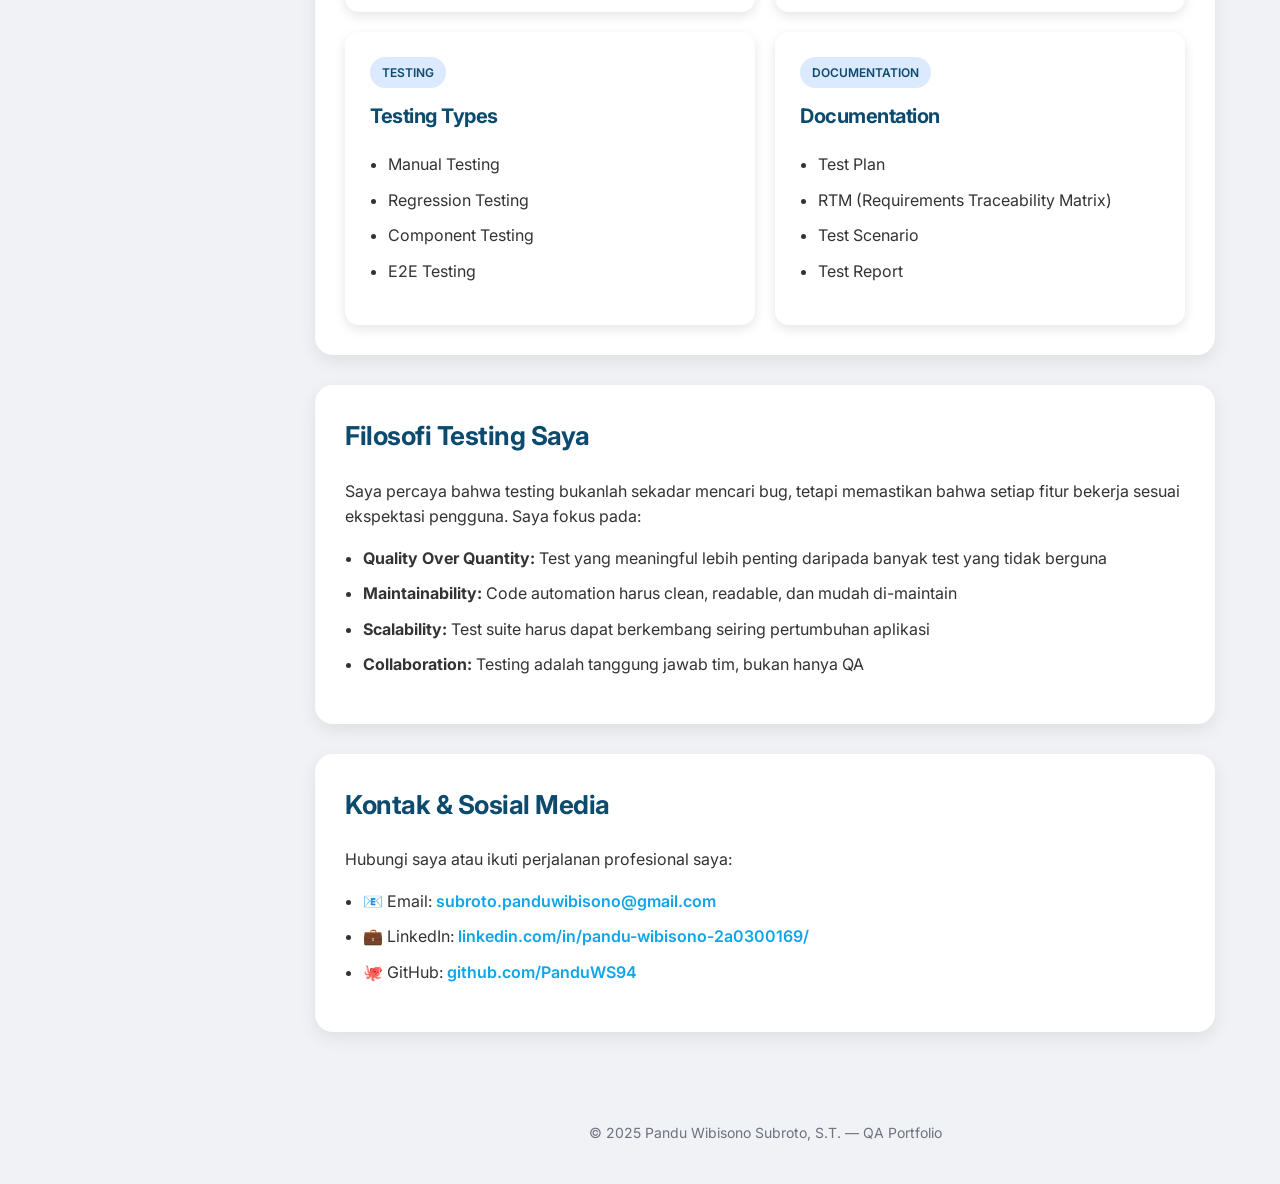
<file: pages/tentang-saya.html>
<!DOCTYPE html>
<html lang="id">

<head>
    <meta charset="UTF-8" />
    <meta name="viewport" content="width=device-width, initial-scale=1.0" />
    <title>Tentang Saya - Pandu Wibisono Subroto, S.T.</title>
    <link rel="icon" href="/favicon.ico" type="image/x-icon">
    <link rel="stylesheet" href="../assets/css/style.css">
    <link href="https://fonts.googleapis.com/css2?family=Inter:wght@300;400;600;700;800&display=swap" rel="stylesheet">
</head>

<body>
    <!-- SIDEBAR MENU -->
    <aside class="sidebar">
        <div class="sidebar-logo">
            <span>Pandu WS</span>
            <button class="sidebar-toggle" aria-label="Toggle menu">☰</button>
        </div>
        <ul class="sidebar-menu">
            <li><a href="../index.html" class="nav-link">🏠 Beranda</a></li>
            <li><a href="tentang-saya.html" class="nav-link active">👤 Tentang Saya</a></li>
            <li>
                <button class="submenu-toggle nav-link" href="proyek-automation/">
                    🧪 Proyek Automation
                    <span class="submenu-icon">▼</span>
                </button>
                <ul class="sidebar-submenu">
                    <li><a href="proyek-automation/">Overview</a></li>
                    <li><a href="proyek-automation/api.html">API Testing</a></li>
                    <li><a href="proyek-automation/web-ui.html">Web UI</a></li>
                    <li><a href="proyek-automation/mobile.html">Mobile</a></li>
                </ul>
            </li>
            <li><a href="test-case.html" class="nav-link">📋 Test Case / BDD</a></li>
            <li><a href="bug-report.html" class="nav-link">🐛 Bug Report</a></li>
            <li><a href="writeup.html" class="nav-link">✍️ Writeup Testing</a></li>
        </ul>
    </aside>

    <header>
        <h1>Tentang Saya</h1>
        <p>Lebih dekat dengan profil dan pengalaman saya</p>
    </header>

    <div class="container">
        <div class="breadcrumb">
            <a href="../index.html">Beranda</a>
            <span>/</span>
            <span>Tentang Saya</span>
        </div>

        <section>
            <h2>Profil Singkat</h2>
            <p>
                Halo! Saya Pandu Wibisono Subroto, seorang QA Engineer berpengalaman dengan fokus pada automation
                testing.
                Saya memiliki passion tinggi dalam memastikan kualitas software melalui testing yang komprehensif dan
                automation
                yang robust. Dengan pengalaman lebih dari 3 tahun di bidang QA, saya telah bekerja dengan berbagai tools
                dan
                framework modern.
            </p>
        </section>

        <section>
            <h2>Background & Pengalaman</h2>
            <ul>
                <li><strong>Gelar:</strong> Sarjana Teknik (S.T.)</li>
                <li><strong>Spesialisasi:</strong> QA Engineer - Manual & Automation Testing</li>
                <li><strong>Pengalaman:</strong> 3+ tahun di industri software testing</li>
                <li><strong>Industri:</strong> FinTech, E-commerce, SaaS</li>
            </ul>
        </section>

        <section>
            <h2>Keahlian Teknis</h2>
            <div class="card-grid">
                <div class="card">
                    <span class="card-badge">AUTOMATION</span>
                    <h3>Web UI Testing</h3>
                    <ul>
                        <li>Playwright</li>
                        <li>Cypress</li>
                        <li>WebDriverIO</li>
                        <li>Katalon</li>
                    </ul>
                </div>

                <div class="card">
                    <span class="card-badge">API</span>
                    <h3>API Testing</h3>
                    <ul>
                        <li>Mocha-Chai</li>
                        <li>Postman</li>
                        <li>REST Assured</li>
                        <li>HTTP Methods</li>
                    </ul>
                </div>

                <div class="card">
                    <span class="card-badge">MOBILE</span>
                    <h3>Mobile Testing</h3>
                    <ul>
                        <li>Appium</li>
                        <li>WebDriverIO</li>
                        <li>Maestro</li>
                        <li>Android Emulator</li>
                    </ul>
                </div>

                <div class="card">
                    <span class="card-badge">CI/CD</span>
                    <h3>DevOps & Tools</h3>
                    <ul>
                        <li>GitHub Actions</li>
                        <li>MySQL</li>
                        <li>MongoDB</li>
                        <li>Git/Version Control</li>
                    </ul>
                </div>

                <div class="card">
                    <span class="card-badge">TESTING</span>
                    <h3>Testing Types</h3>
                    <ul>
                        <li>Manual Testing</li>
                        <li>Regression Testing</li>
                        <li>Component Testing</li>
                        <li>E2E Testing</li>
                    </ul>
                </div>

                <div class="card">
                    <span class="card-badge">DOCUMENTATION</span>
                    <h3>Documentation</h3>
                    <ul>
                        <li>Test Plan</li>
                        <li>RTM (Requirements Traceability Matrix)</li>
                        <li>Test Scenario</li>
                        <li>Test Report</li>
                    </ul>
                </div>
            </div>
        </section>

        <section>
            <h2>Filosofi Testing Saya</h2>
            <p>
                Saya percaya bahwa testing bukanlah sekadar mencari bug, tetapi memastikan bahwa setiap fitur bekerja
                sesuai ekspektasi pengguna. Saya fokus pada:
            </p>
            <ul>
                <li><strong>Quality Over Quantity:</strong> Test yang meaningful lebih penting daripada banyak test yang
                    tidak berguna</li>
                <li><strong>Maintainability:</strong> Code automation harus clean, readable, dan mudah di-maintain</li>
                <li><strong>Scalability:</strong> Test suite harus dapat berkembang seiring pertumbuhan aplikasi</li>
                <li><strong>Collaboration:</strong> Testing adalah tanggung jawab tim, bukan hanya QA</li>
            </ul>
        </section>

        <section>
            <h2>Kontak & Sosial Media</h2>
            <p>Hubungi saya atau ikuti perjalanan profesional saya:</p>
            <ul>
                <li>📧 Email: <a href="mailto:subroto.panduwibisono@gmail.com">subroto.panduwibisono@gmail.com</a></li>
                <li>💼 LinkedIn: <a href="https://www.linkedin.com/in/pandu-wibisono-2a0300169/"
                        target="_blank">linkedin.com/in/pandu-wibisono-2a0300169/</a></li>
                <li>🐙 GitHub: <a href="https://github.com/PanduWS94" target="_blank">github.com/PanduWS94</a></li>
            </ul>
        </section>
    </div>

    <footer>
        © 2025 Pandu Wibisono Subroto, S.T. — QA Portfolio
    </footer>

    <script src="../assets/js/navigation.js"></script>
</body>

</html>
</file>
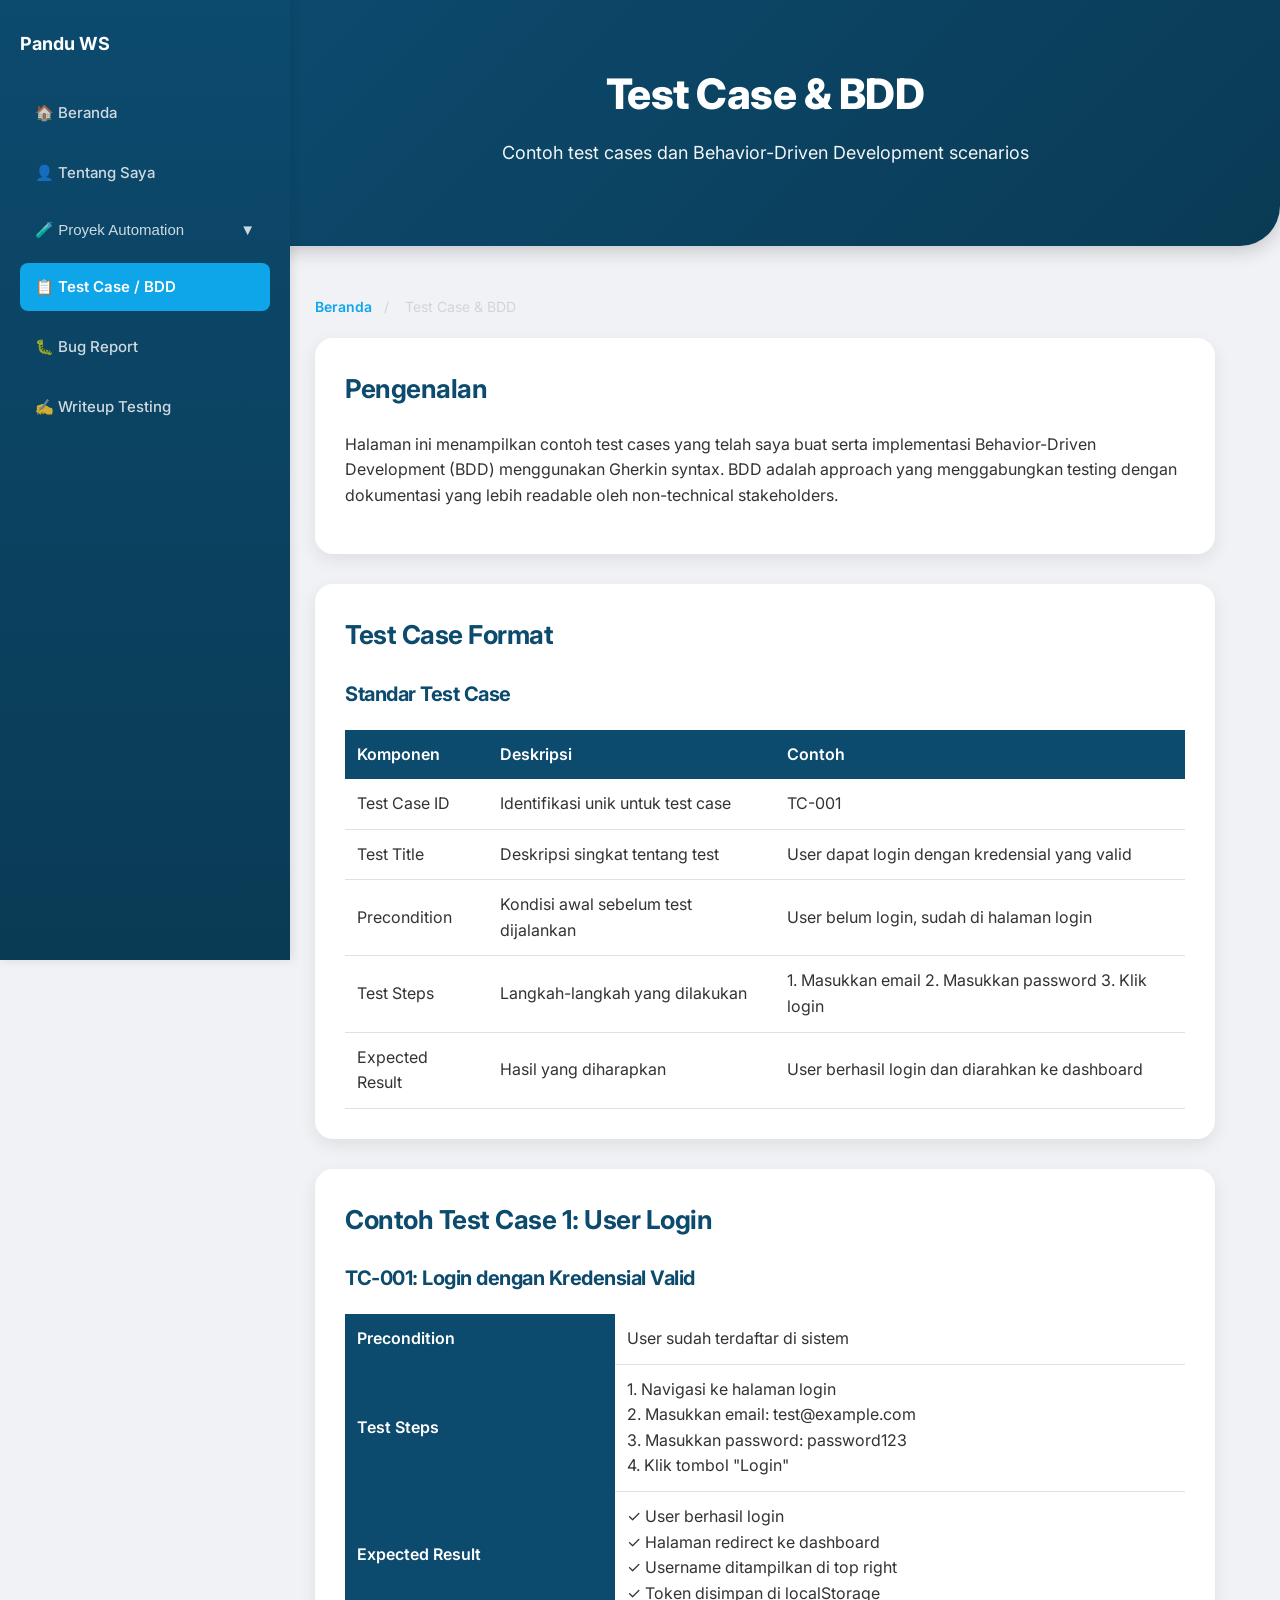
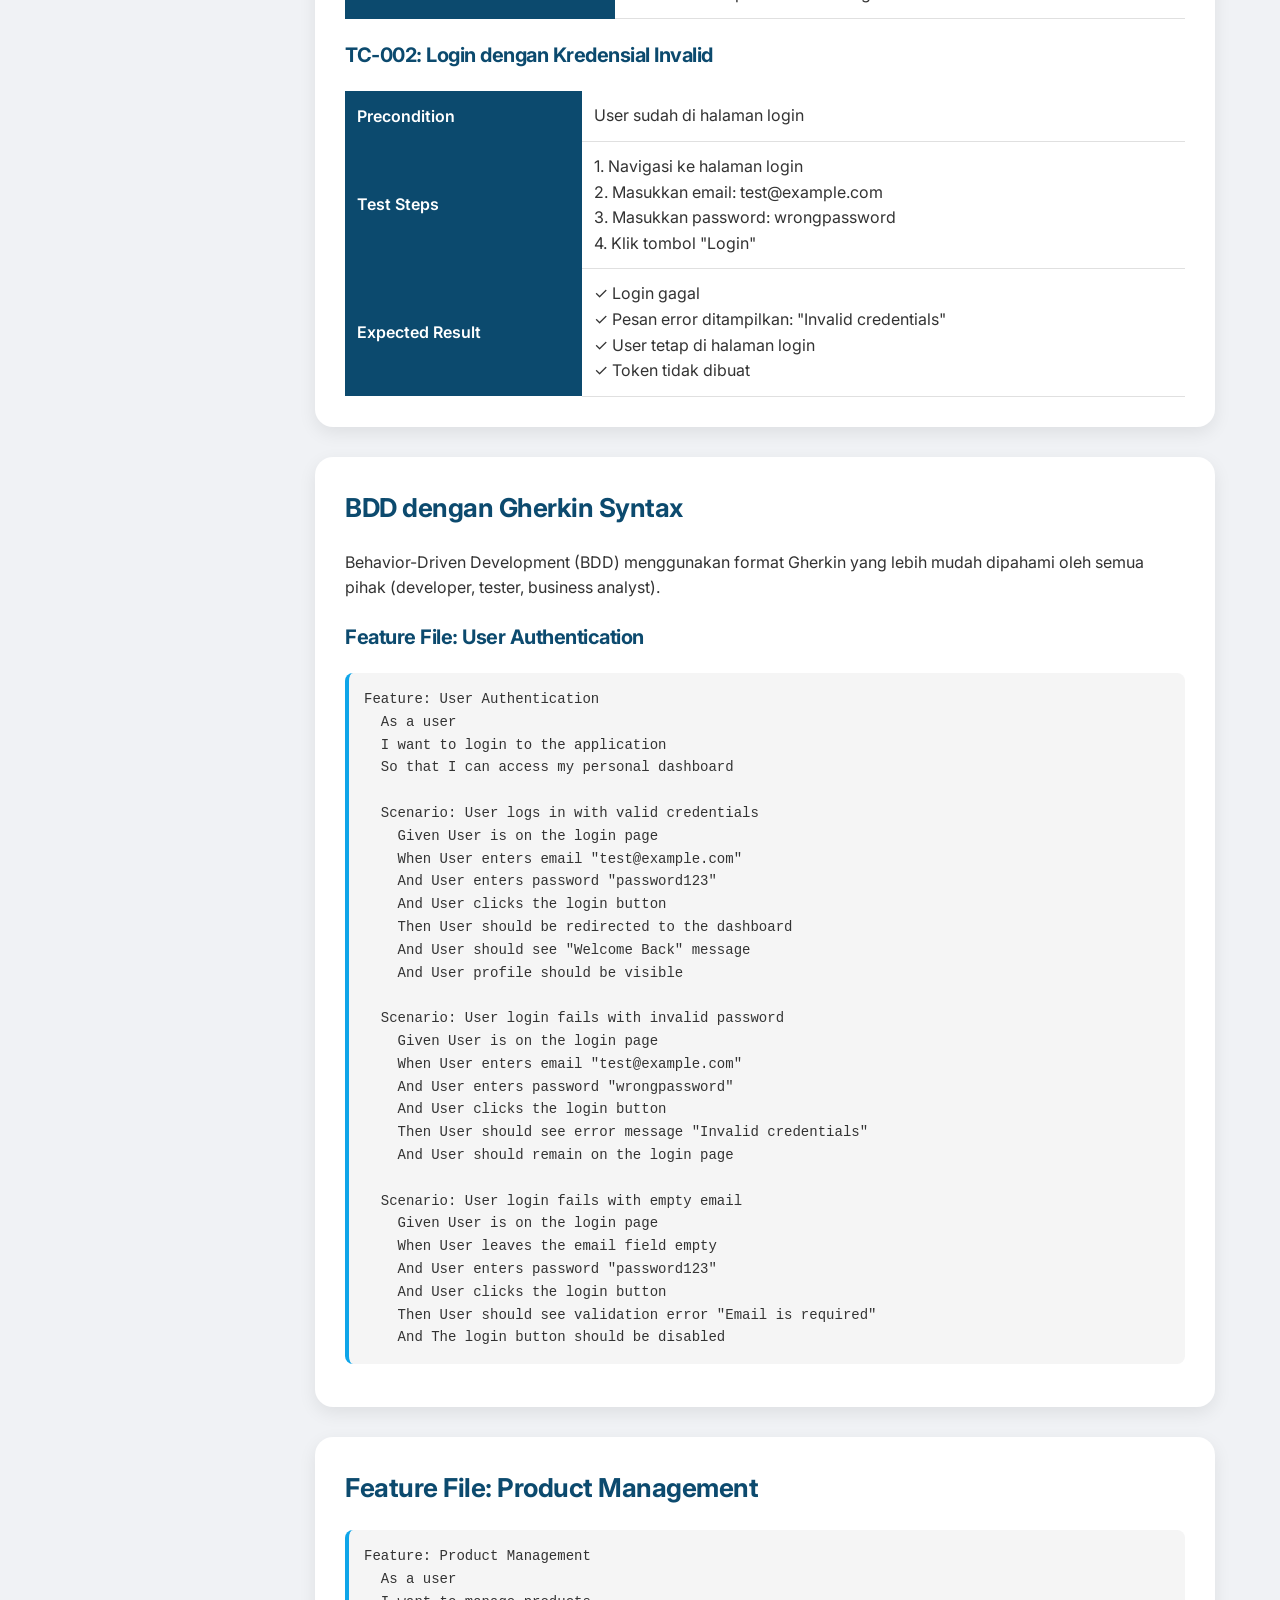
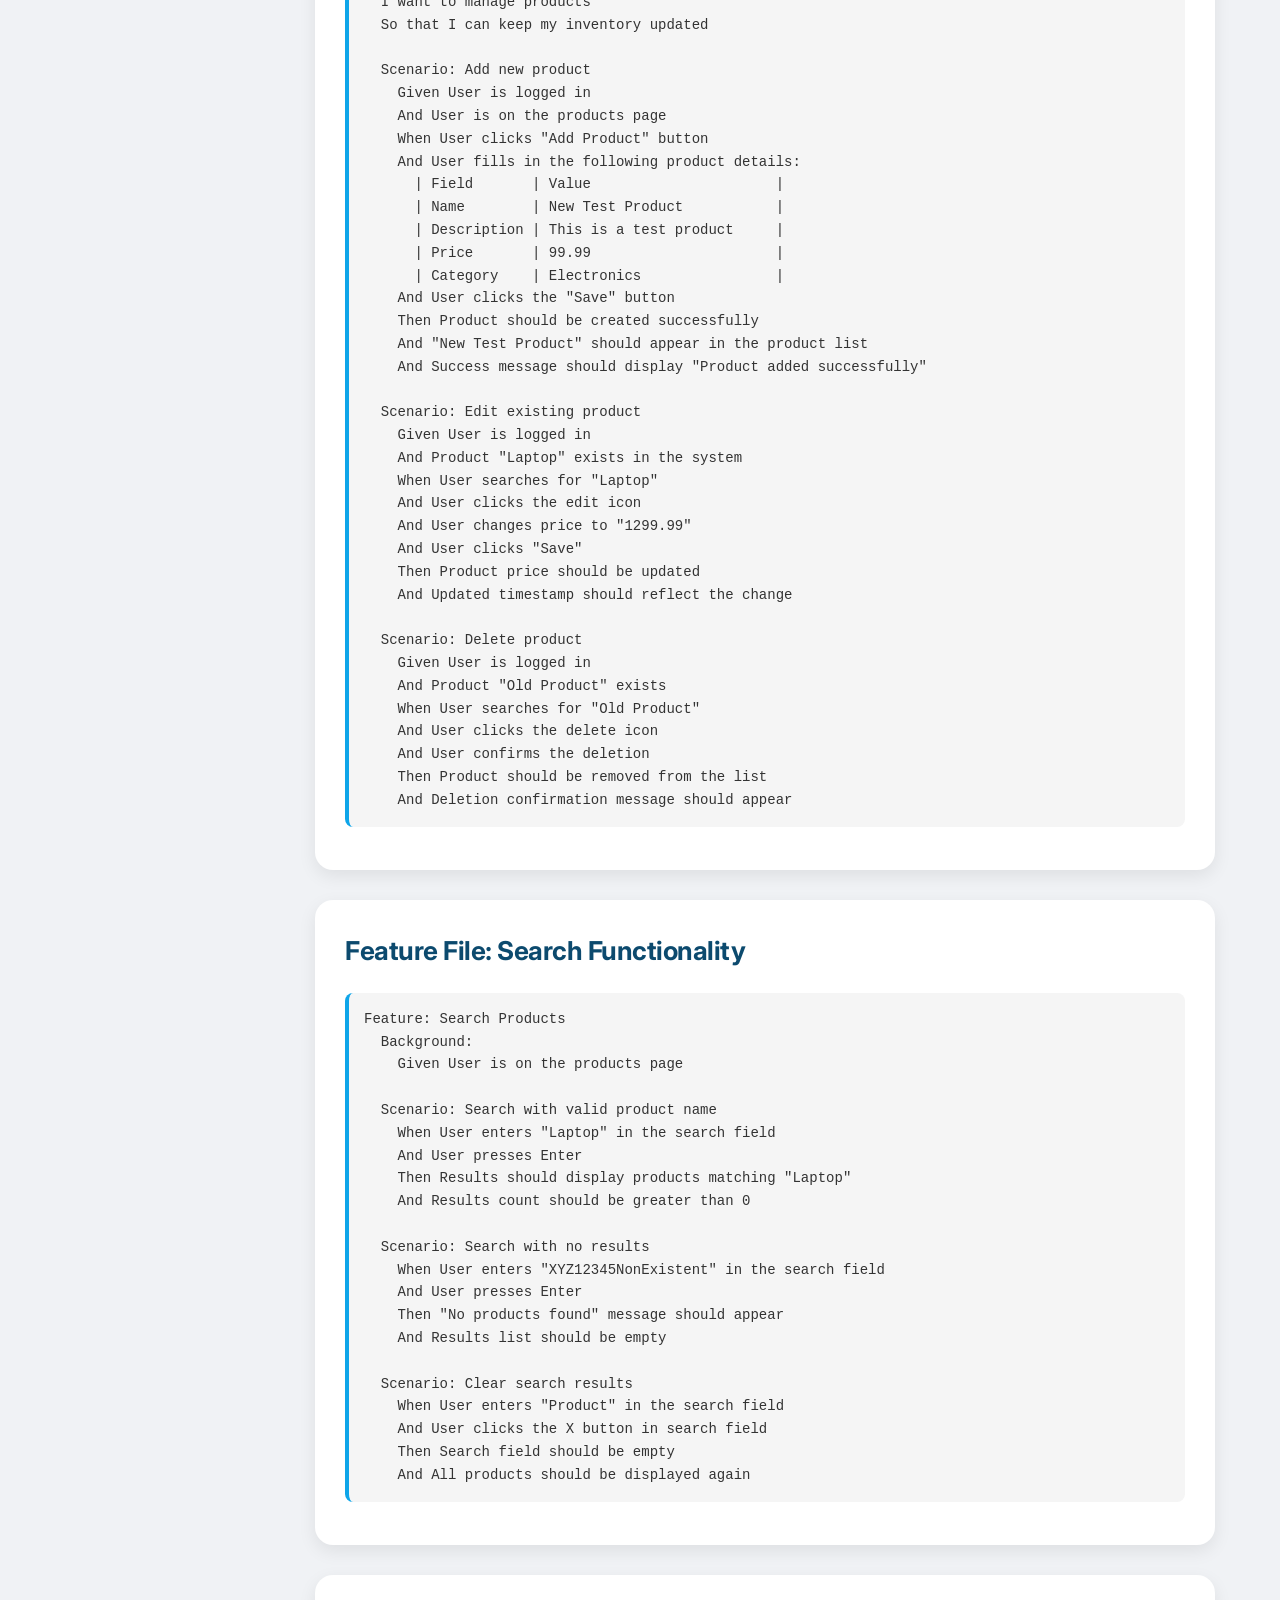
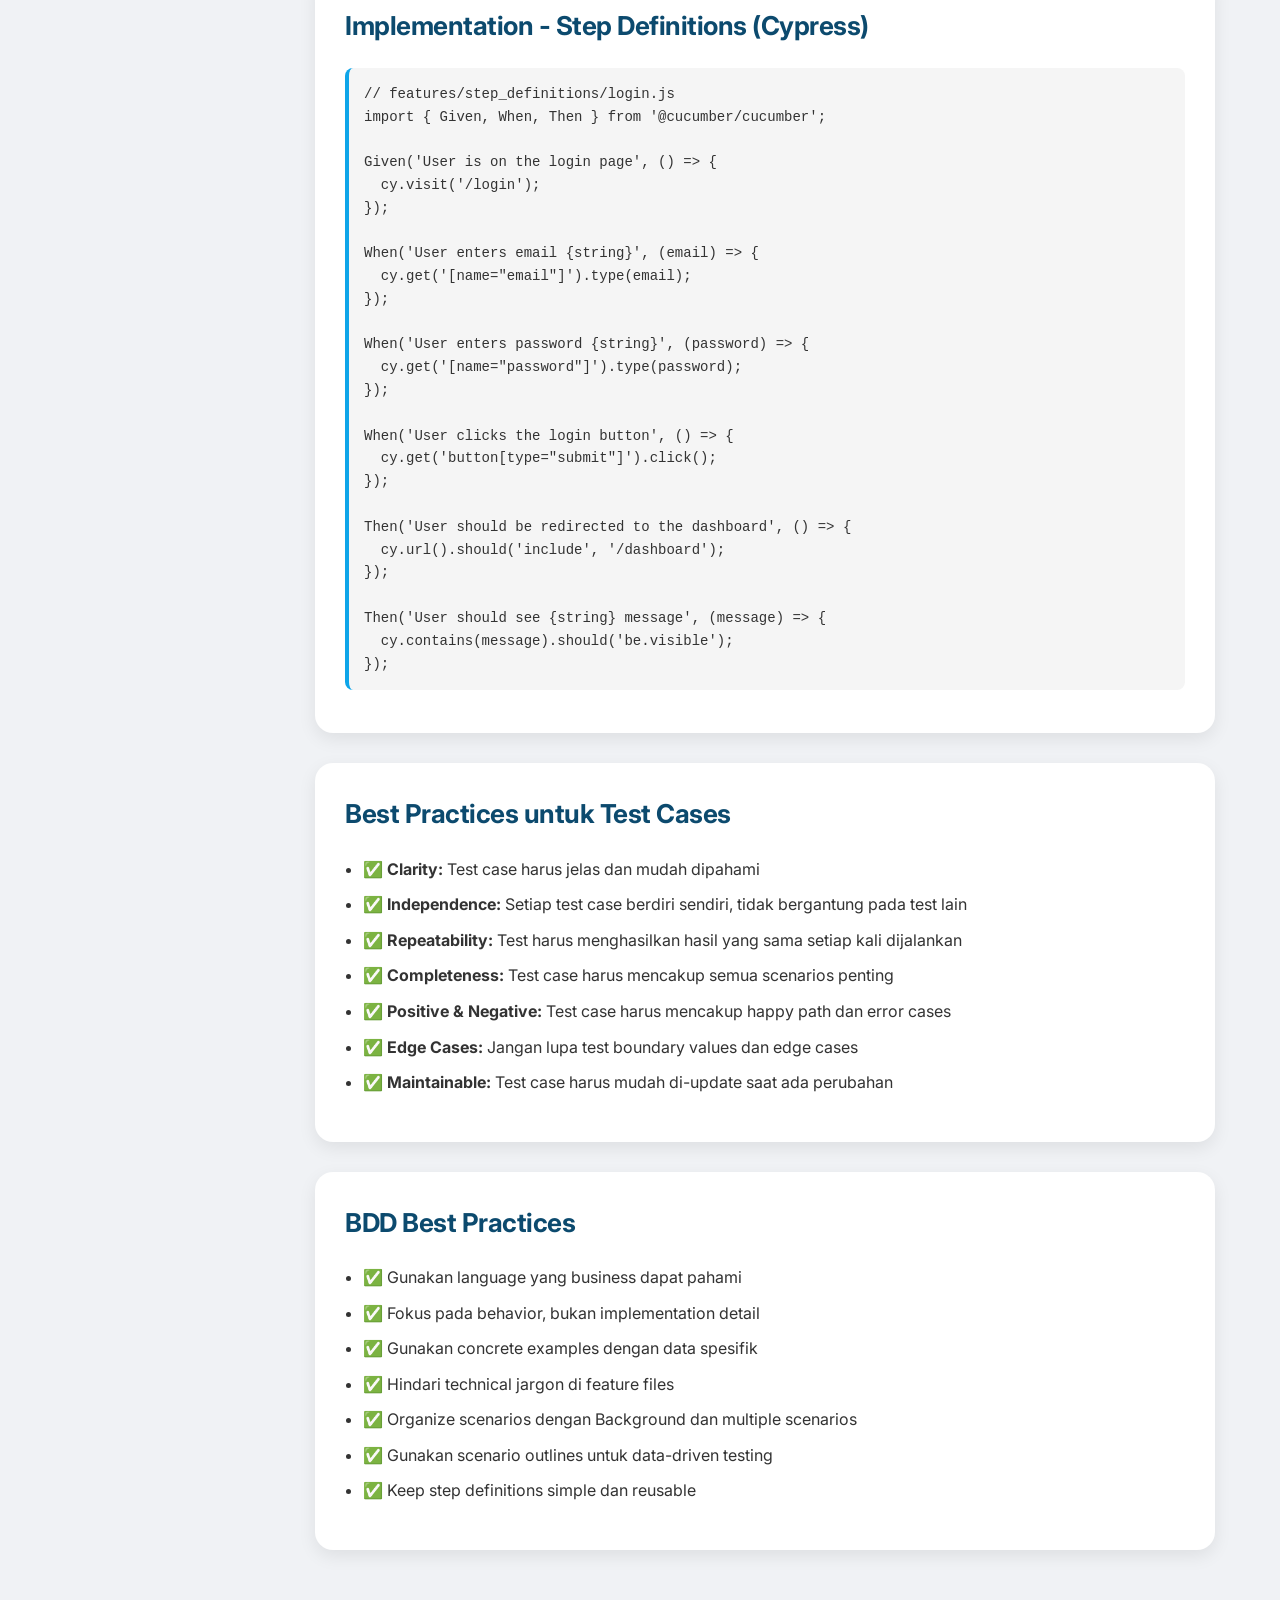
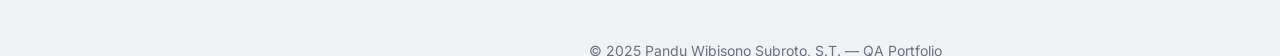
<file: pages/test-case.html>
<!DOCTYPE html>
<html lang="id">

<head>
    <meta charset="UTF-8" />
    <meta name="viewport" content="width=device-width, initial-scale=1.0" />
    <title>Test Case & BDD - Pandu Wibisono Subroto, S.T.</title>
    <link rel="icon" href="/favicon.ico" type="image/x-icon">
    <link rel="stylesheet" href="../assets/css/style.css">
    <link href="https://fonts.googleapis.com/css2?family=Inter:wght@300;400;600;700;800&display=swap" rel="stylesheet">
</head>

<body>
    <!-- SIDEBAR MENU -->
    <aside class="sidebar">
        <div class="sidebar-logo">
            <span>Pandu WS</span>
            <button class="sidebar-toggle" aria-label="Toggle menu">☰</button>
        </div>
        <ul class="sidebar-menu">
            <li><a href="../index.html" class="nav-link">🏠 Beranda</a></li>
            <li><a href="tentang-saya.html" class="nav-link">👤 Tentang Saya</a></li>
            <li>
                <button class="submenu-toggle nav-link" href="proyek-automation/">
                    🧪 Proyek Automation
                    <span class="submenu-icon">▼</span>
                </button>
                <ul class="sidebar-submenu">
                    <li><a href="proyek-automation/">Overview</a></li>
                    <li><a href="proyek-automation/api.html">API Testing</a></li>
                    <li><a href="proyek-automation/web-ui.html">Web UI</a></li>
                    <li><a href="proyek-automation/mobile.html">Mobile</a></li>
                </ul>
            </li>
            <li><a href="test-case.html" class="nav-link active">📋 Test Case / BDD</a></li>
            <li><a href="bug-report.html" class="nav-link">🐛 Bug Report</a></li>
            <li><a href="writeup.html" class="nav-link">✍️ Writeup Testing</a></li>
        </ul>
    </aside>

    <header>
        <h1>Test Case & BDD</h1>
        <p>Contoh test cases dan Behavior-Driven Development scenarios</p>
    </header>

    <div class="container">
        <div class="breadcrumb">
            <a href="../index.html">Beranda</a>
            <span>/</span>
            <span>Test Case & BDD</span>
        </div>

        <section>
            <h2>Pengenalan</h2>
            <p>
                Halaman ini menampilkan contoh test cases yang telah saya buat serta implementasi
                Behavior-Driven Development (BDD) menggunakan Gherkin syntax. BDD adalah approach
                yang menggabungkan testing dengan dokumentasi yang lebih readable oleh non-technical stakeholders.
            </p>
        </section>

        <section>
            <h2>Test Case Format</h2>
            <h3>Standar Test Case</h3>
            <table>
                <thead>
                    <tr>
                        <th>Komponen</th>
                        <th>Deskripsi</th>
                        <th>Contoh</th>
                    </tr>
                </thead>
                <tbody>
                    <tr>
                        <td>Test Case ID</td>
                        <td>Identifikasi unik untuk test case</td>
                        <td>TC-001</td>
                    </tr>
                    <tr>
                        <td>Test Title</td>
                        <td>Deskripsi singkat tentang test</td>
                        <td>User dapat login dengan kredensial yang valid</td>
                    </tr>
                    <tr>
                        <td>Precondition</td>
                        <td>Kondisi awal sebelum test dijalankan</td>
                        <td>User belum login, sudah di halaman login</td>
                    </tr>
                    <tr>
                        <td>Test Steps</td>
                        <td>Langkah-langkah yang dilakukan</td>
                        <td>1. Masukkan email 2. Masukkan password 3. Klik login</td>
                    </tr>
                    <tr>
                        <td>Expected Result</td>
                        <td>Hasil yang diharapkan</td>
                        <td>User berhasil login dan diarahkan ke dashboard</td>
                    </tr>
                </tbody>
            </table>
        </section>

        <section>
            <h2>Contoh Test Case 1: User Login</h2>
            <h3>TC-001: Login dengan Kredensial Valid</h3>
            <table>
                <tr>
                    <th>Precondition</th>
                    <td>User sudah terdaftar di sistem</td>
                </tr>
                <tr>
                    <th>Test Steps</th>
                    <td>
                        1. Navigasi ke halaman login<br>
                        2. Masukkan email: test@example.com<br>
                        3. Masukkan password: password123<br>
                        4. Klik tombol "Login"
                    </td>
                </tr>
                <tr>
                    <th>Expected Result</th>
                    <td>
                        ✓ User berhasil login<br>
                        ✓ Halaman redirect ke dashboard<br>
                        ✓ Username ditampilkan di top right<br>
                        ✓ Token disimpan di localStorage
                    </td>
                </tr>
            </table>

            <h3>TC-002: Login dengan Kredensial Invalid</h3>
            <table>
                <tr>
                    <th>Precondition</th>
                    <td>User sudah di halaman login</td>
                </tr>
                <tr>
                    <th>Test Steps</th>
                    <td>
                        1. Navigasi ke halaman login<br>
                        2. Masukkan email: test@example.com<br>
                        3. Masukkan password: wrongpassword<br>
                        4. Klik tombol "Login"
                    </td>
                </tr>
                <tr>
                    <th>Expected Result</th>
                    <td>
                        ✓ Login gagal<br>
                        ✓ Pesan error ditampilkan: "Invalid credentials"<br>
                        ✓ User tetap di halaman login<br>
                        ✓ Token tidak dibuat
                    </td>
                </tr>
            </table>
        </section>

        <section>
            <h2>BDD dengan Gherkin Syntax</h2>
            <p>
                Behavior-Driven Development (BDD) menggunakan format Gherkin yang lebih mudah dipahami
                oleh semua pihak (developer, tester, business analyst).
            </p>

            <h3>Feature File: User Authentication</h3>
            <pre><code>Feature: User Authentication
  As a user
  I want to login to the application
  So that I can access my personal dashboard

  Scenario: User logs in with valid credentials
    Given User is on the login page
    When User enters email "test@example.com"
    And User enters password "password123"
    And User clicks the login button
    Then User should be redirected to the dashboard
    And User should see "Welcome Back" message
    And User profile should be visible

  Scenario: User login fails with invalid password
    Given User is on the login page
    When User enters email "test@example.com"
    And User enters password "wrongpassword"
    And User clicks the login button
    Then User should see error message "Invalid credentials"
    And User should remain on the login page

  Scenario: User login fails with empty email
    Given User is on the login page
    When User leaves the email field empty
    And User enters password "password123"
    And User clicks the login button
    Then User should see validation error "Email is required"
    And The login button should be disabled</code></pre>
        </section>

        <section>
            <h2>Feature File: Product Management</h2>
            <pre><code>Feature: Product Management
  As a user
  I want to manage products
  So that I can keep my inventory updated

  Scenario: Add new product
    Given User is logged in
    And User is on the products page
    When User clicks "Add Product" button
    And User fills in the following product details:
      | Field       | Value                      |
      | Name        | New Test Product           |
      | Description | This is a test product     |
      | Price       | 99.99                      |
      | Category    | Electronics                |
    And User clicks the "Save" button
    Then Product should be created successfully
    And "New Test Product" should appear in the product list
    And Success message should display "Product added successfully"

  Scenario: Edit existing product
    Given User is logged in
    And Product "Laptop" exists in the system
    When User searches for "Laptop"
    And User clicks the edit icon
    And User changes price to "1299.99"
    And User clicks "Save"
    Then Product price should be updated
    And Updated timestamp should reflect the change

  Scenario: Delete product
    Given User is logged in
    And Product "Old Product" exists
    When User searches for "Old Product"
    And User clicks the delete icon
    And User confirms the deletion
    Then Product should be removed from the list
    And Deletion confirmation message should appear</code></pre>
        </section>

        <section>
            <h2>Feature File: Search Functionality</h2>
            <pre><code>Feature: Search Products
  Background:
    Given User is on the products page

  Scenario: Search with valid product name
    When User enters "Laptop" in the search field
    And User presses Enter
    Then Results should display products matching "Laptop"
    And Results count should be greater than 0

  Scenario: Search with no results
    When User enters "XYZ12345NonExistent" in the search field
    And User presses Enter
    Then "No products found" message should appear
    And Results list should be empty

  Scenario: Clear search results
    When User enters "Product" in the search field
    And User clicks the X button in search field
    Then Search field should be empty
    And All products should be displayed again</code></pre>
        </section>

        <section>
            <h2>Implementation - Step Definitions (Cypress)</h2>
            <pre><code>// features/step_definitions/login.js
import { Given, When, Then } from '@cucumber/cucumber';

Given('User is on the login page', () => {
  cy.visit('/login');
});

When('User enters email {string}', (email) => {
  cy.get('[name="email"]').type(email);
});

When('User enters password {string}', (password) => {
  cy.get('[name="password"]').type(password);
});

When('User clicks the login button', () => {
  cy.get('button[type="submit"]').click();
});

Then('User should be redirected to the dashboard', () => {
  cy.url().should('include', '/dashboard');
});

Then('User should see {string} message', (message) => {
  cy.contains(message).should('be.visible');
});</code></pre>
        </section>

        <section>
            <h2>Best Practices untuk Test Cases</h2>
            <ul>
                <li>✅ <strong>Clarity:</strong> Test case harus jelas dan mudah dipahami</li>
                <li>✅ <strong>Independence:</strong> Setiap test case berdiri sendiri, tidak bergantung pada test lain
                </li>
                <li>✅ <strong>Repeatability:</strong> Test harus menghasilkan hasil yang sama setiap kali dijalankan
                </li>
                <li>✅ <strong>Completeness:</strong> Test case harus mencakup semua scenarios penting</li>
                <li>✅ <strong>Positive & Negative:</strong> Test case harus mencakup happy path dan error cases</li>
                <li>✅ <strong>Edge Cases:</strong> Jangan lupa test boundary values dan edge cases</li>
                <li>✅ <strong>Maintainable:</strong> Test case harus mudah di-update saat ada perubahan</li>
            </ul>
        </section>

        <section>
            <h2>BDD Best Practices</h2>
            <ul>
                <li>✅ Gunakan language yang business dapat pahami</li>
                <li>✅ Fokus pada behavior, bukan implementation detail</li>
                <li>✅ Gunakan concrete examples dengan data spesifik</li>
                <li>✅ Hindari technical jargon di feature files</li>
                <li>✅ Organize scenarios dengan Background dan multiple scenarios</li>
                <li>✅ Gunakan scenario outlines untuk data-driven testing</li>
                <li>✅ Keep step definitions simple dan reusable</li>
            </ul>
        </section>
    </div>

    <footer>
        © 2025 Pandu Wibisono Subroto, S.T. — QA Portfolio
    </footer>

    <script src="../assets/js/navigation.js"></script>
</body>

</html>
</file>
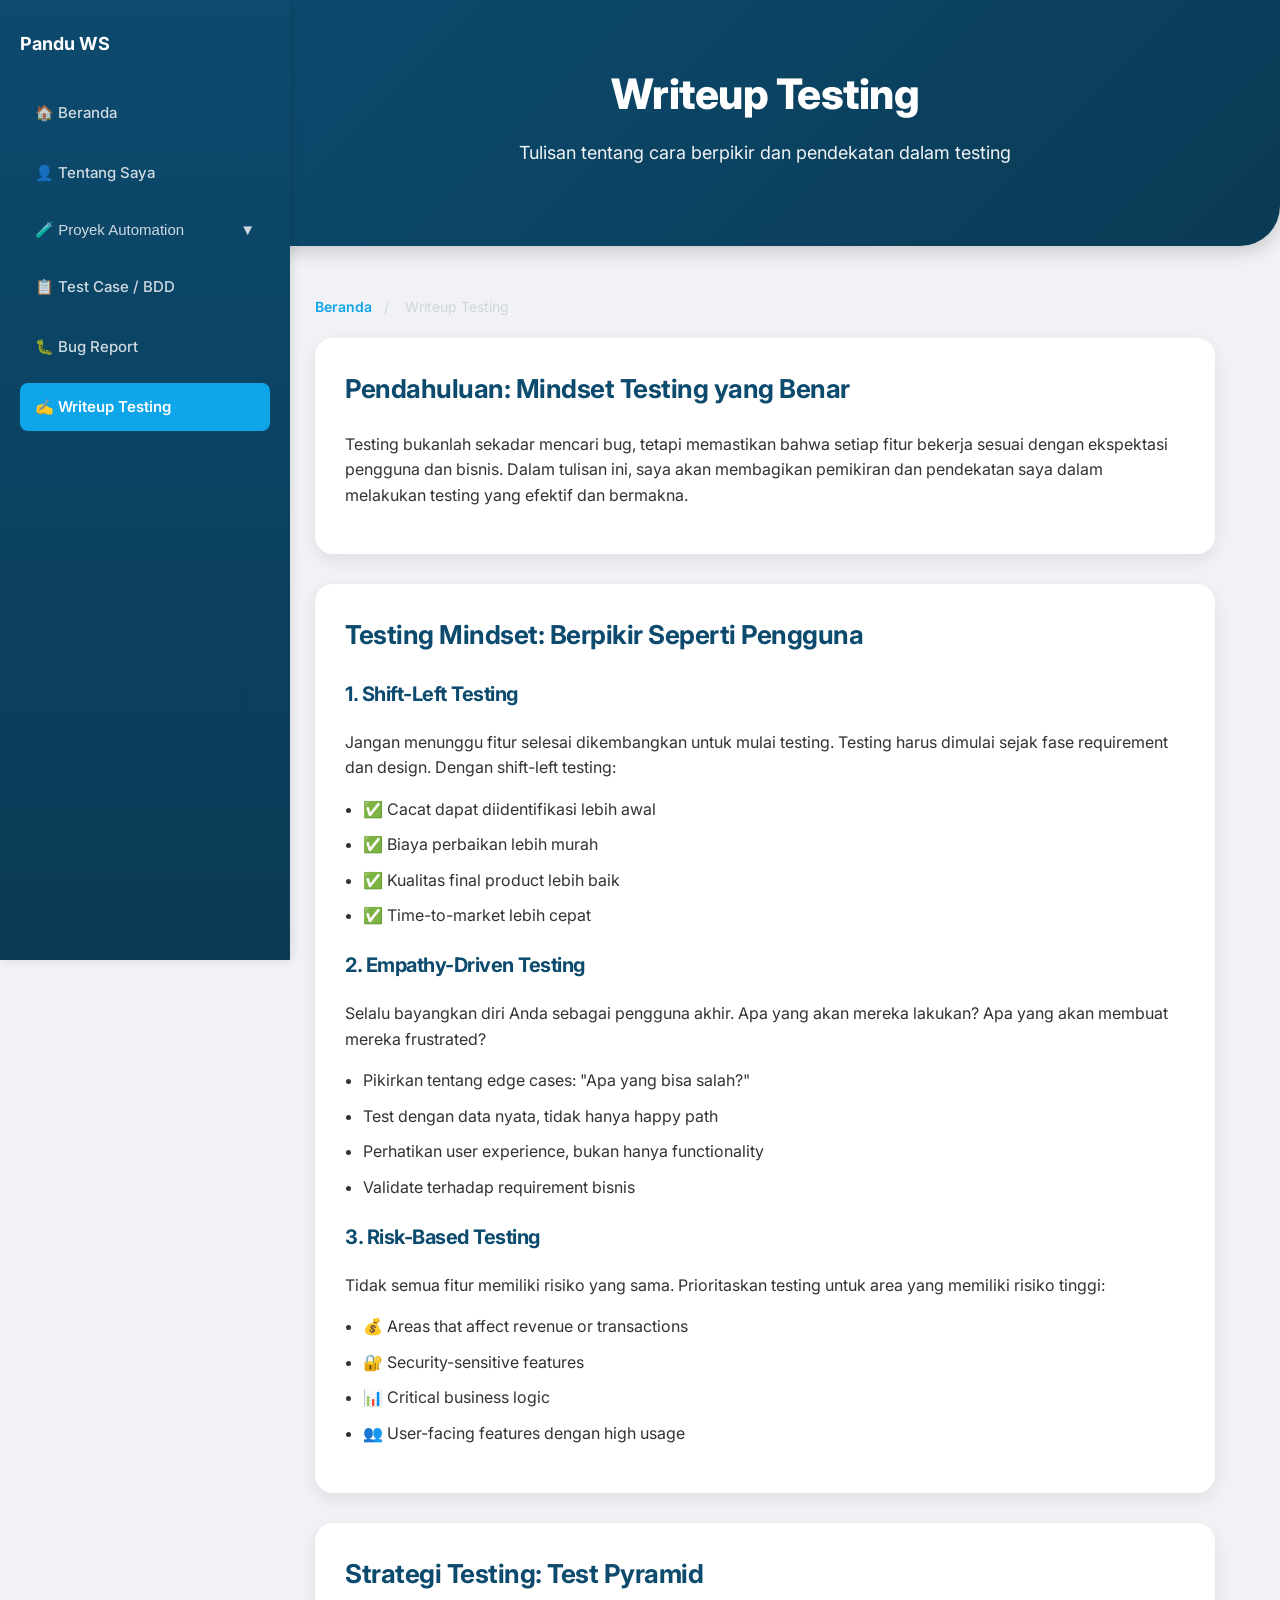
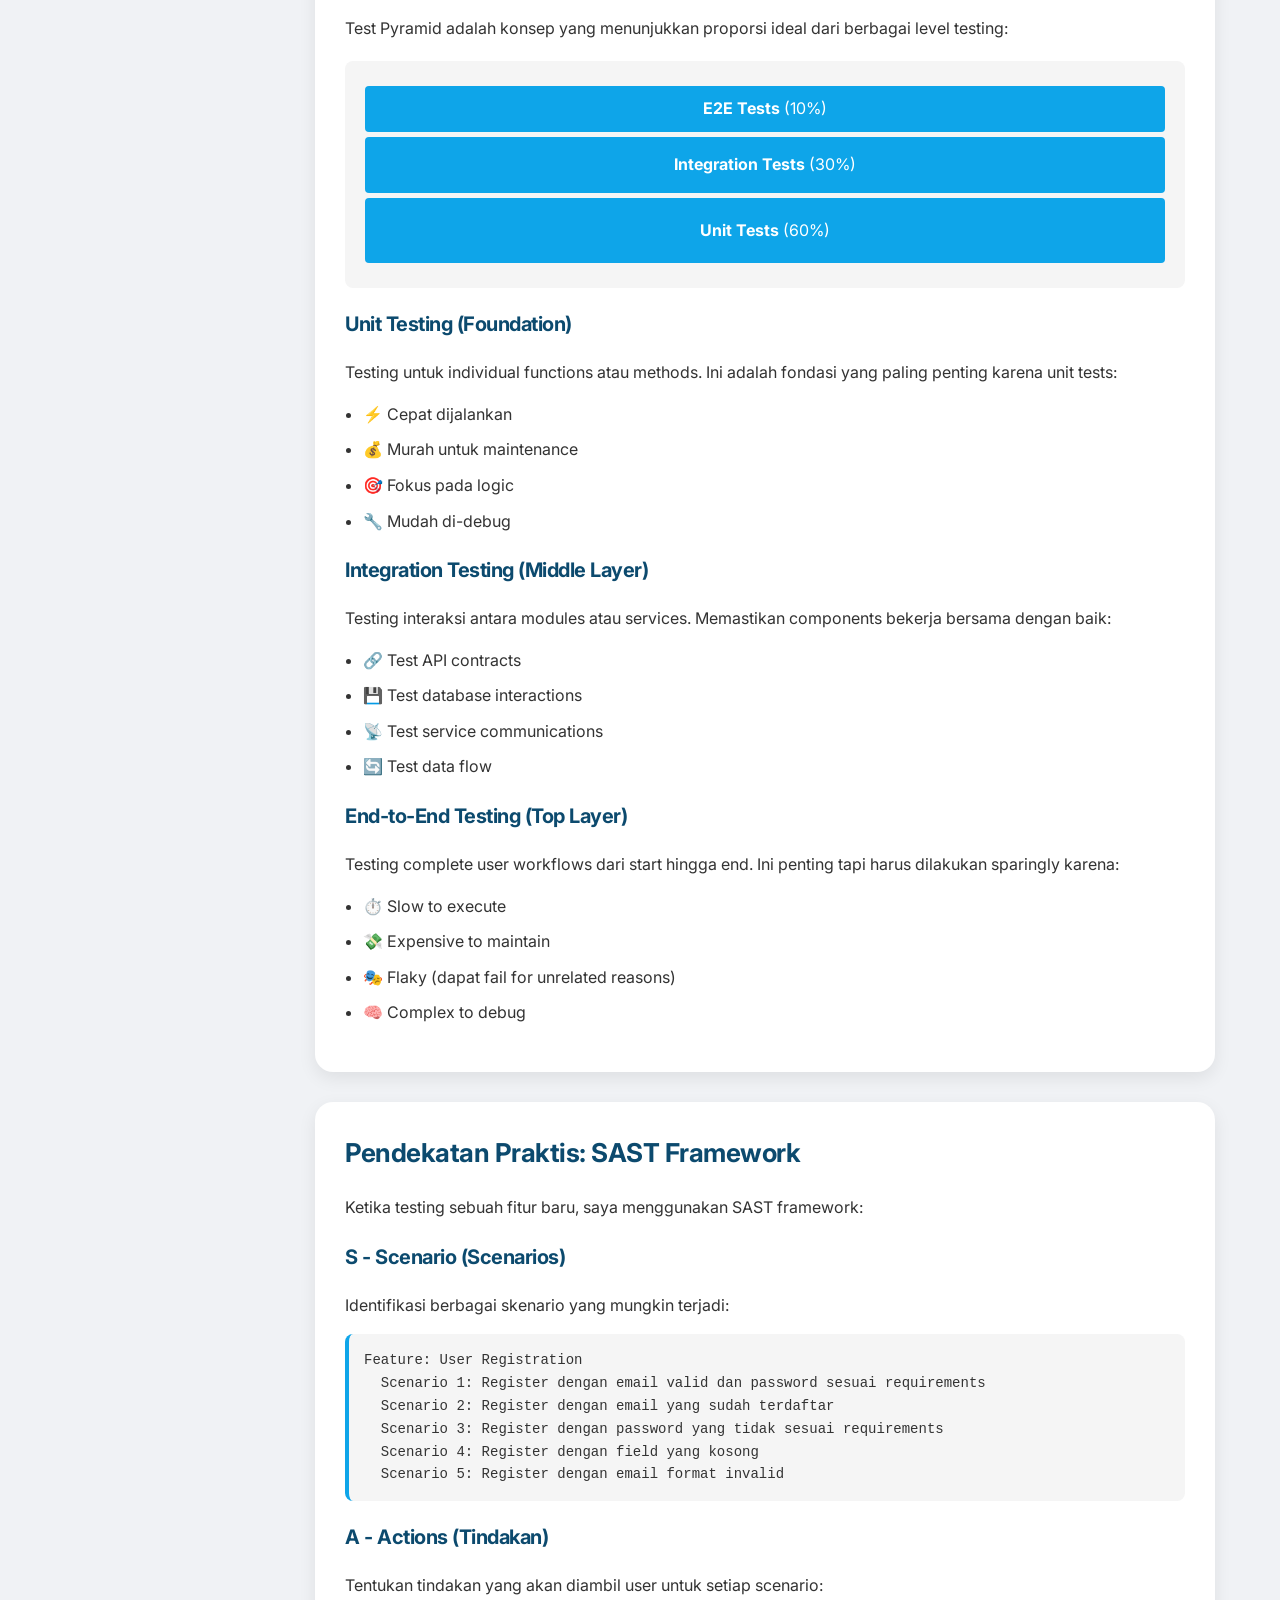
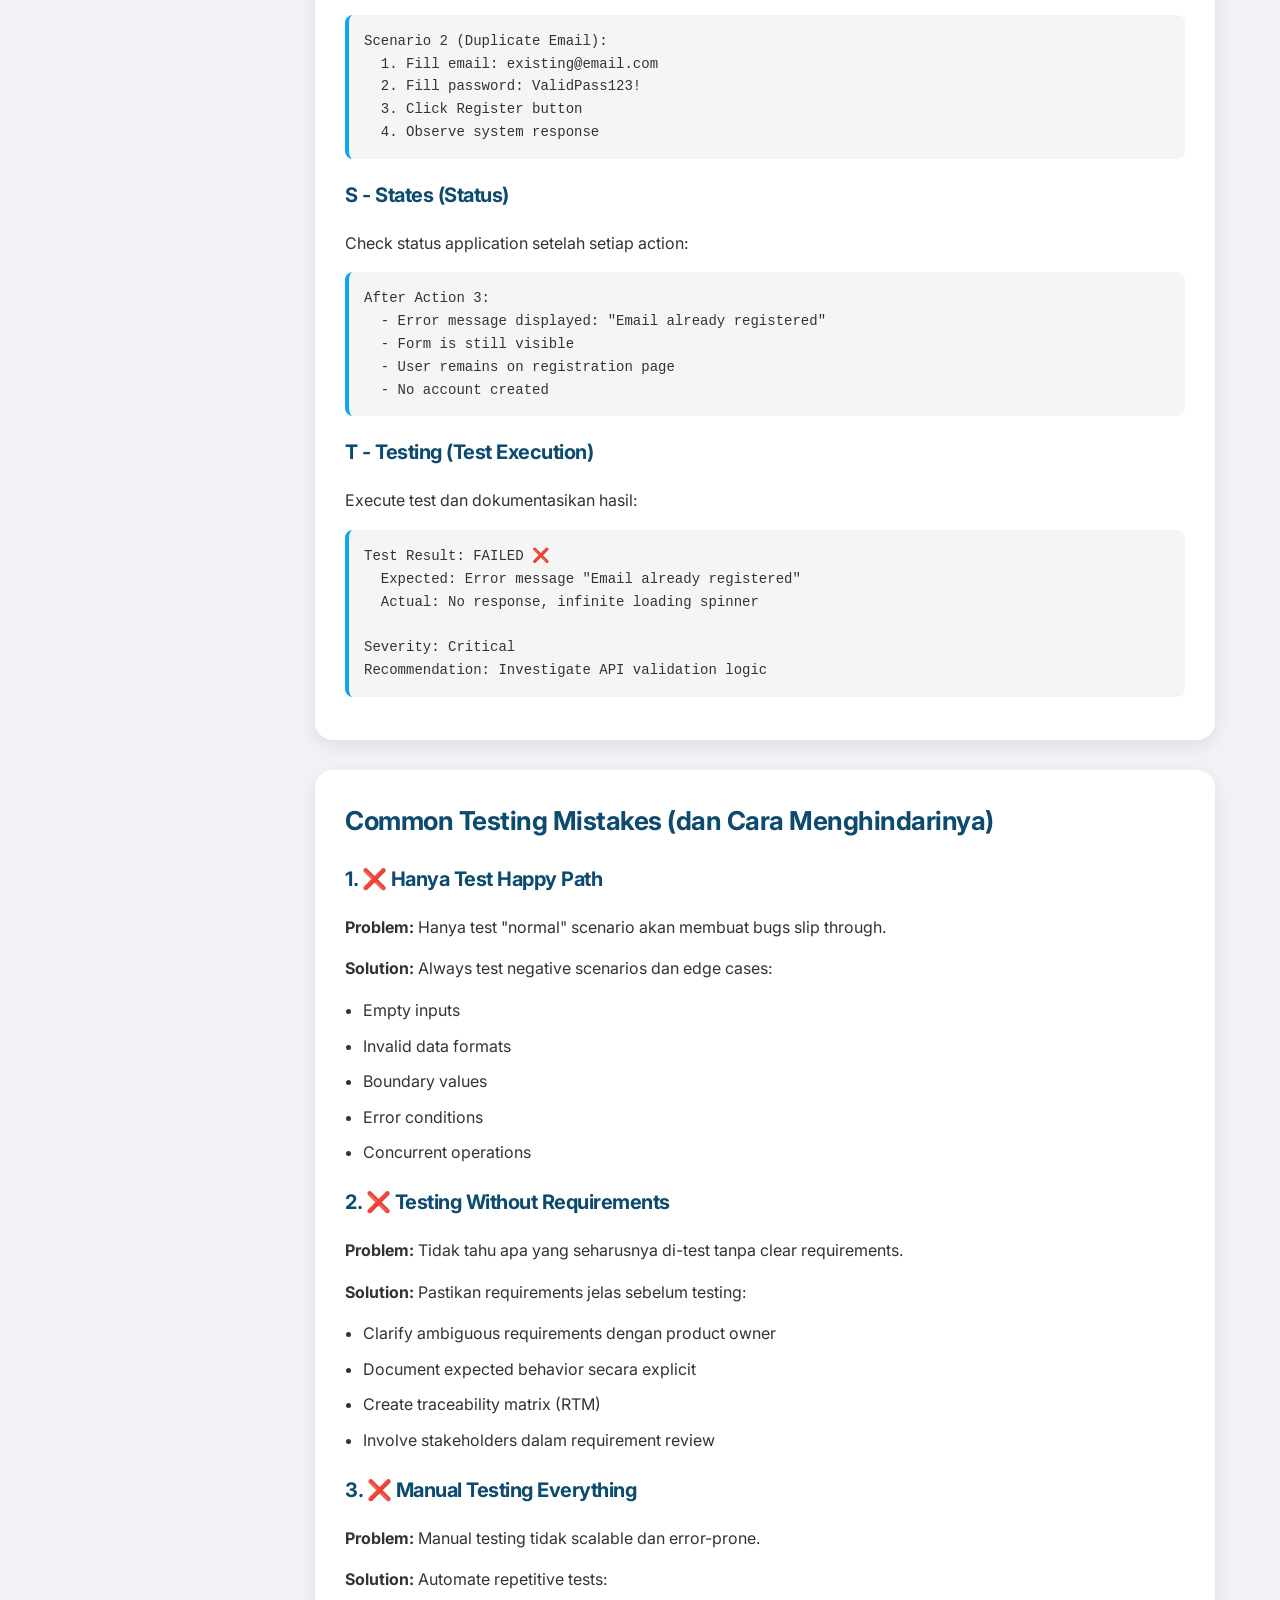
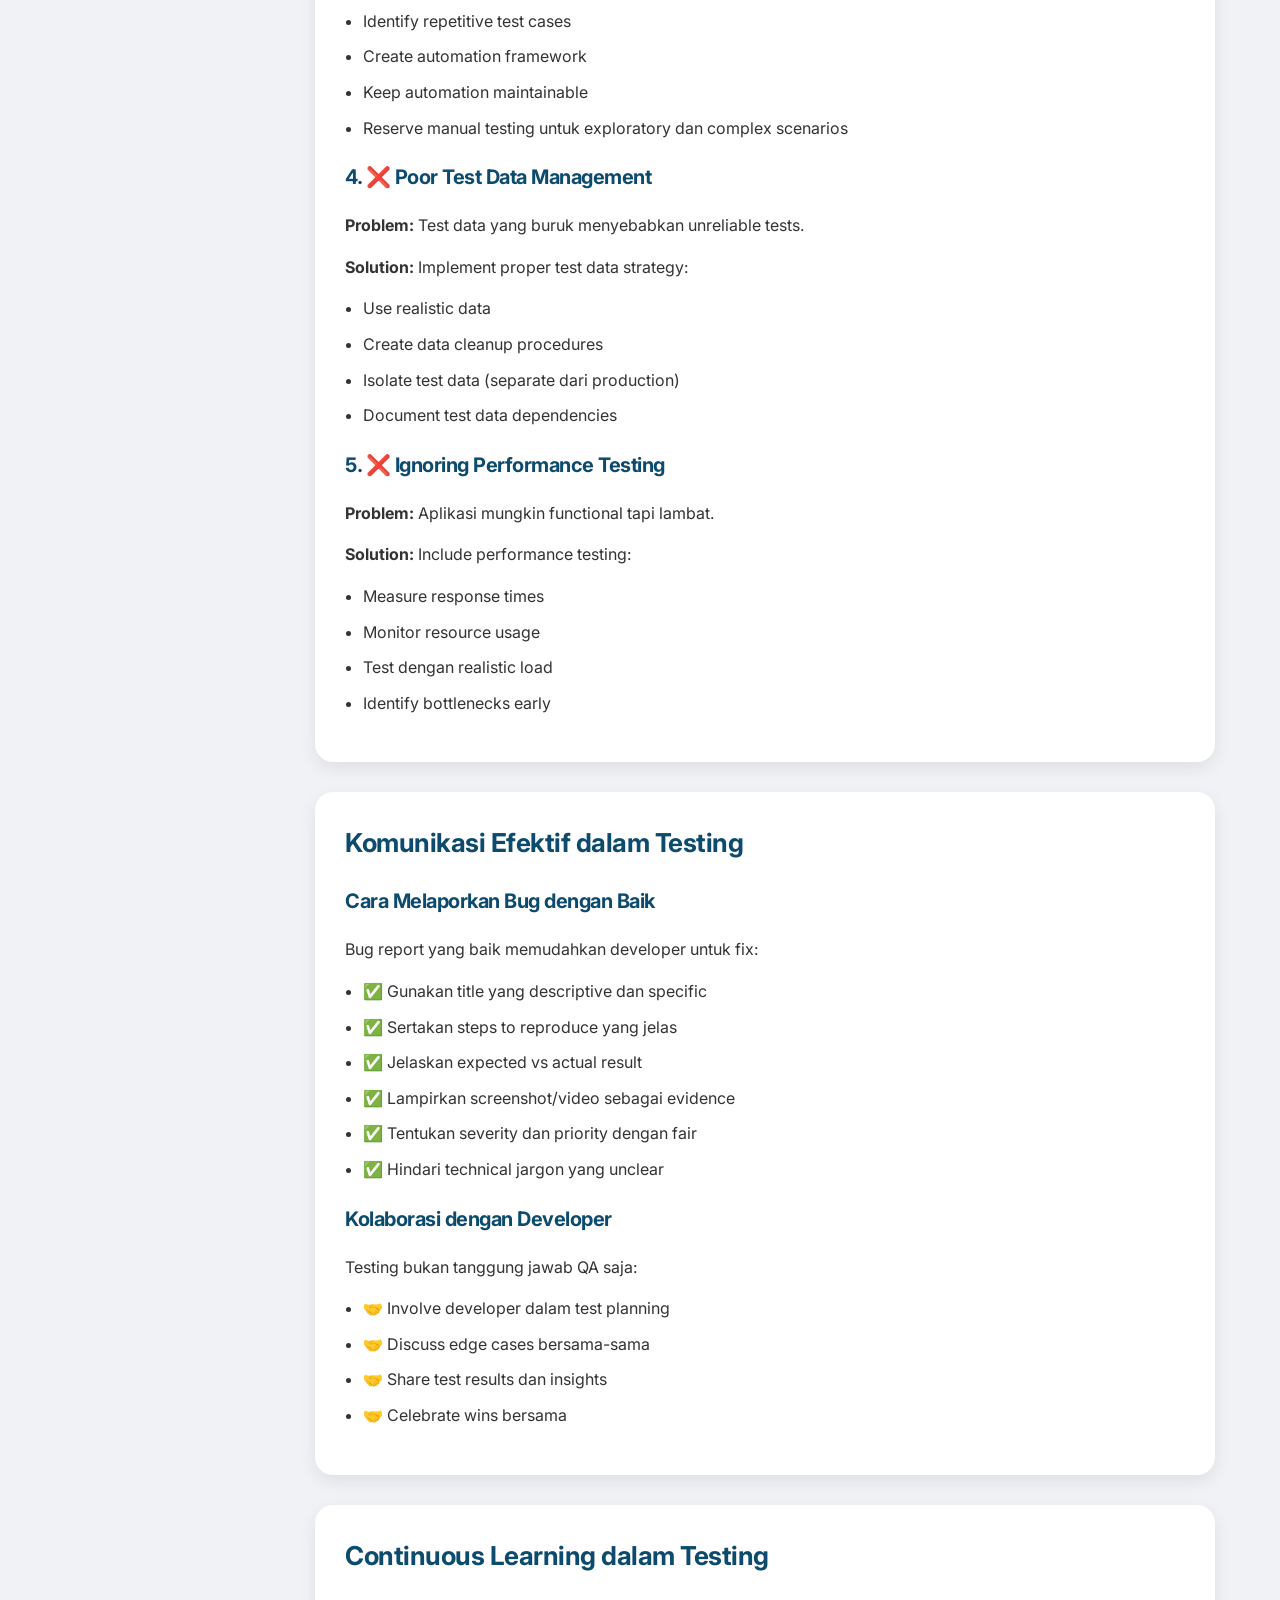
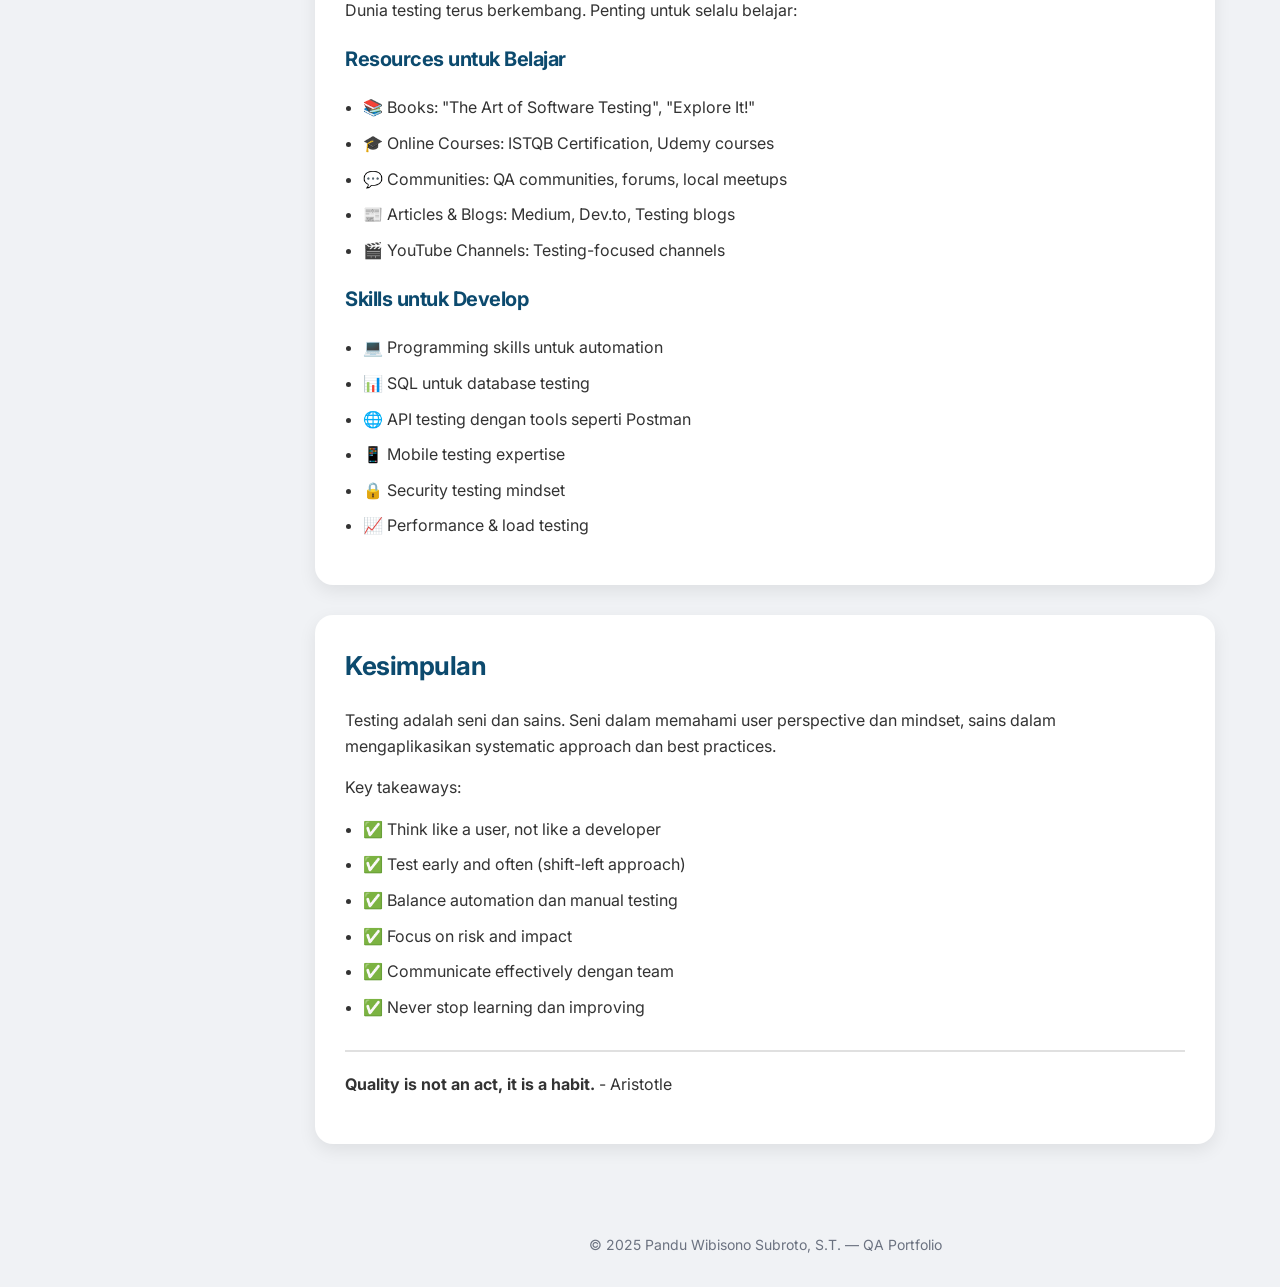
<file: pages/writeup.html>
<!DOCTYPE html>
<html lang="id">

<head>
    <meta charset="UTF-8" />
    <meta name="viewport" content="width=device-width, initial-scale=1.0" />
    <title>Writeup Testing - Pandu Wibisono Subroto, S.T.</title>
    <link rel="icon" href="/favicon.ico" type="image/x-icon">
    <link rel="stylesheet" href="../assets/css/style.css">
    <link href="https://fonts.googleapis.com/css2?family=Inter:wght@300;400;600;700;800&display=swap" rel="stylesheet">
</head>

<body>
    <!-- SIDEBAR MENU -->
    <aside class="sidebar">
        <div class="sidebar-logo">
            <span>Pandu WS</span>
            <button class="sidebar-toggle" aria-label="Toggle menu">☰</button>
        </div>
        <ul class="sidebar-menu">
            <li><a href="../index.html" class="nav-link">🏠 Beranda</a></li>
            <li><a href="tentang-saya.html" class="nav-link">👤 Tentang Saya</a></li>
            <li>
                <button class="submenu-toggle nav-link" href="proyek-automation/">
                    🧪 Proyek Automation
                    <span class="submenu-icon">▼</span>
                </button>
                <ul class="sidebar-submenu">
                    <li><a href="proyek-automation/">Overview</a></li>
                    <li><a href="proyek-automation/api.html">API Testing</a></li>
                    <li><a href="proyek-automation/web-ui.html">Web UI</a></li>
                    <li><a href="proyek-automation/mobile.html">Mobile</a></li>
                </ul>
            </li>
            <li><a href="test-case.html" class="nav-link">📋 Test Case / BDD</a></li>
            <li><a href="bug-report.html" class="nav-link">🐛 Bug Report</a></li>
            <li><a href="writeup.html" class="nav-link active">✍️ Writeup Testing</a></li>
        </ul>
    </aside>

    <header>
        <h1>Writeup Testing</h1>
        <p>Tulisan tentang cara berpikir dan pendekatan dalam testing</p>
    </header>

    <div class="container">
        <div class="breadcrumb">
            <a href="../index.html">Beranda</a>
            <span>/</span>
            <span>Writeup Testing</span>
        </div>

        <section id="intro">
            <h2>Pendahuluan: Mindset Testing yang Benar</h2>
            <p>
                Testing bukanlah sekadar mencari bug, tetapi memastikan bahwa setiap fitur bekerja sesuai
                dengan ekspektasi pengguna dan bisnis. Dalam tulisan ini, saya akan membagikan pemikiran
                dan pendekatan saya dalam melakukan testing yang efektif dan bermakna.
            </p>
        </section>

        <section id="testing-mindset">
            <h2>Testing Mindset: Berpikir Seperti Pengguna</h2>

            <h3>1. Shift-Left Testing</h3>
            <p>
                Jangan menunggu fitur selesai dikembangkan untuk mulai testing. Testing harus dimulai
                sejak fase requirement dan design. Dengan shift-left testing:
            </p>
            <ul>
                <li>✅ Cacat dapat diidentifikasi lebih awal</li>
                <li>✅ Biaya perbaikan lebih murah</li>
                <li>✅ Kualitas final product lebih baik</li>
                <li>✅ Time-to-market lebih cepat</li>
            </ul>

            <h3>2. Empathy-Driven Testing</h3>
            <p>
                Selalu bayangkan diri Anda sebagai pengguna akhir. Apa yang akan mereka lakukan?
                Apa yang akan membuat mereka frustrated?
            </p>
            <ul>
                <li>Pikirkan tentang edge cases: "Apa yang bisa salah?"</li>
                <li>Test dengan data nyata, tidak hanya happy path</li>
                <li>Perhatikan user experience, bukan hanya functionality</li>
                <li>Validate terhadap requirement bisnis</li>
            </ul>

            <h3>3. Risk-Based Testing</h3>
            <p>
                Tidak semua fitur memiliki risiko yang sama. Prioritaskan testing untuk area
                yang memiliki risiko tinggi:
            </p>
            <ul>
                <li>💰 Areas that affect revenue or transactions</li>
                <li>🔐 Security-sensitive features</li>
                <li>📊 Critical business logic</li>
                <li>👥 User-facing features dengan high usage</li>
            </ul>
        </section>

        <section id="test-strategy">
            <h2>Strategi Testing: Test Pyramid</h2>
            <p>
                Test Pyramid adalah konsep yang menunjukkan proporsi ideal dari berbagai level testing:
            </p>

            <div style="background: #f5f5f5; padding: 20px; border-radius: 8px; margin: 20px 0; text-align: center;">
                <div style="background: #0ea5e9; color: white; padding: 10px; margin: 5px 0; border-radius: 4px;">
                    <strong>E2E Tests</strong> (10%)
                </div>
                <div style="background: #0ea5e9; color: white; padding: 15px; margin: 5px 0; border-radius: 4px;">
                    <strong>Integration Tests</strong> (30%)
                </div>
                <div style="background: #0ea5e9; color: white; padding: 20px; margin: 5px 0; border-radius: 4px;">
                    <strong>Unit Tests</strong> (60%)
                </div>
            </div>

            <h3>Unit Testing (Foundation)</h3>
            <p>
                Testing untuk individual functions atau methods. Ini adalah fondasi yang paling penting
                karena unit tests:
            </p>
            <ul>
                <li>⚡ Cepat dijalankan</li>
                <li>💰 Murah untuk maintenance</li>
                <li>🎯 Fokus pada logic</li>
                <li>🔧 Mudah di-debug</li>
            </ul>

            <h3>Integration Testing (Middle Layer)</h3>
            <p>
                Testing interaksi antara modules atau services. Memastikan components bekerja bersama
                dengan baik:
            </p>
            <ul>
                <li>🔗 Test API contracts</li>
                <li>💾 Test database interactions</li>
                <li>📡 Test service communications</li>
                <li>🔄 Test data flow</li>
            </ul>

            <h3>End-to-End Testing (Top Layer)</h3>
            <p>
                Testing complete user workflows dari start hingga end. Ini penting tapi harus
                dilakukan sparingly karena:
            </p>
            <ul>
                <li>⏱️ Slow to execute</li>
                <li>💸 Expensive to maintain</li>
                <li>🎭 Flaky (dapat fail for unrelated reasons)</li>
                <li>🧠 Complex to debug</li>
            </ul>
        </section>

        <section id="testing-approach">
            <h2>Pendekatan Praktis: SAST Framework</h2>
            <p>
                Ketika testing sebuah fitur baru, saya menggunakan SAST framework:
            </p>

            <h3>S - Scenario (Scenarios)</h3>
            <p>
                Identifikasi berbagai skenario yang mungkin terjadi:
            </p>
            <pre><code>Feature: User Registration
  Scenario 1: Register dengan email valid dan password sesuai requirements
  Scenario 2: Register dengan email yang sudah terdaftar
  Scenario 3: Register dengan password yang tidak sesuai requirements
  Scenario 4: Register dengan field yang kosong
  Scenario 5: Register dengan email format invalid</code></pre>

            <h3>A - Actions (Tindakan)</h3>
            <p>
                Tentukan tindakan yang akan diambil user untuk setiap scenario:
            </p>
            <pre><code>Scenario 2 (Duplicate Email):
  1. Fill email: existing@email.com
  2. Fill password: ValidPass123!
  3. Click Register button
  4. Observe system response</code></pre>

            <h3>S - States (Status)</h3>
            <p>
                Check status application setelah setiap action:
            </p>
            <pre><code>After Action 3:
  - Error message displayed: "Email already registered"
  - Form is still visible
  - User remains on registration page
  - No account created</code></pre>

            <h3>T - Testing (Test Execution)</h3>
            <p>
                Execute test dan dokumentasikan hasil:
            </p>
            <pre><code>Test Result: FAILED ❌
  Expected: Error message "Email already registered"
  Actual: No response, infinite loading spinner
  
Severity: Critical
Recommendation: Investigate API validation logic</code></pre>
        </section>

        <section id="common-mistakes">
            <h2>Common Testing Mistakes (dan Cara Menghindarinya)</h2>

            <h3>1. ❌ Hanya Test Happy Path</h3>
            <p><strong>Problem:</strong> Hanya test "normal" scenario akan membuat bugs slip through.</p>
            <p><strong>Solution:</strong> Always test negative scenarios dan edge cases:</p>
            <ul>
                <li>Empty inputs</li>
                <li>Invalid data formats</li>
                <li>Boundary values</li>
                <li>Error conditions</li>
                <li>Concurrent operations</li>
            </ul>

            <h3>2. ❌ Testing Without Requirements</h3>
            <p><strong>Problem:</strong> Tidak tahu apa yang seharusnya di-test tanpa clear requirements.</p>
            <p><strong>Solution:</strong> Pastikan requirements jelas sebelum testing:</p>
            <ul>
                <li>Clarify ambiguous requirements dengan product owner</li>
                <li>Document expected behavior secara explicit</li>
                <li>Create traceability matrix (RTM)</li>
                <li>Involve stakeholders dalam requirement review</li>
            </ul>

            <h3>3. ❌ Manual Testing Everything</h3>
            <p><strong>Problem:</strong> Manual testing tidak scalable dan error-prone.</p>
            <p><strong>Solution:</strong> Automate repetitive tests:</p>
            <ul>
                <li>Identify repetitive test cases</li>
                <li>Create automation framework</li>
                <li>Keep automation maintainable</li>
                <li>Reserve manual testing untuk exploratory dan complex scenarios</li>
            </ul>

            <h3>4. ❌ Poor Test Data Management</h3>
            <p><strong>Problem:</strong> Test data yang buruk menyebabkan unreliable tests.</p>
            <p><strong>Solution:</strong> Implement proper test data strategy:</p>
            <ul>
                <li>Use realistic data</li>
                <li>Create data cleanup procedures</li>
                <li>Isolate test data (separate dari production)</li>
                <li>Document test data dependencies</li>
            </ul>

            <h3>5. ❌ Ignoring Performance Testing</h3>
            <p><strong>Problem:</strong> Aplikasi mungkin functional tapi lambat.</p>
            <p><strong>Solution:</strong> Include performance testing:</p>
            <ul>
                <li>Measure response times</li>
                <li>Monitor resource usage</li>
                <li>Test dengan realistic load</li>
                <li>Identify bottlenecks early</li>
            </ul>
        </section>

        <section id="communication">
            <h2>Komunikasi Efektif dalam Testing</h2>

            <h3>Cara Melaporkan Bug dengan Baik</h3>
            <p>
                Bug report yang baik memudahkan developer untuk fix:
            </p>
            <ul>
                <li>✅ Gunakan title yang descriptive dan specific</li>
                <li>✅ Sertakan steps to reproduce yang jelas</li>
                <li>✅ Jelaskan expected vs actual result</li>
                <li>✅ Lampirkan screenshot/video sebagai evidence</li>
                <li>✅ Tentukan severity dan priority dengan fair</li>
                <li>✅ Hindari technical jargon yang unclear</li>
            </ul>

            <h3>Kolaborasi dengan Developer</h3>
            <p>
                Testing bukan tanggung jawab QA saja:
            </p>
            <ul>
                <li>🤝 Involve developer dalam test planning</li>
                <li>🤝 Discuss edge cases bersama-sama</li>
                <li>🤝 Share test results dan insights</li>
                <li>🤝 Celebrate wins bersama</li>
            </ul>
        </section>

        <section id="continuous-learning">
            <h2>Continuous Learning dalam Testing</h2>
            <p>
                Dunia testing terus berkembang. Penting untuk selalu belajar:
            </p>

            <h3>Resources untuk Belajar</h3>
            <ul>
                <li>📚 Books: "The Art of Software Testing", "Explore It!"</li>
                <li>🎓 Online Courses: ISTQB Certification, Udemy courses</li>
                <li>💬 Communities: QA communities, forums, local meetups</li>
                <li>📰 Articles & Blogs: Medium, Dev.to, Testing blogs</li>
                <li>🎬 YouTube Channels: Testing-focused channels</li>
            </ul>

            <h3>Skills untuk Develop</h3>
            <ul>
                <li>💻 Programming skills untuk automation</li>
                <li>📊 SQL untuk database testing</li>
                <li>🌐 API testing dengan tools seperti Postman</li>
                <li>📱 Mobile testing expertise</li>
                <li>🔒 Security testing mindset</li>
                <li>📈 Performance & load testing</li>
            </ul>
        </section>

        <section id="conclusion">
            <h2>Kesimpulan</h2>
            <p>
                Testing adalah seni dan sains. Seni dalam memahami user perspective dan mindset,
                sains dalam mengaplikasikan systematic approach dan best practices.
            </p>

            <p>
                Key takeaways:
            </p>
            <ul>
                <li>✅ Think like a user, not like a developer</li>
                <li>✅ Test early and often (shift-left approach)</li>
                <li>✅ Balance automation dan manual testing</li>
                <li>✅ Focus on risk and impact</li>
                <li>✅ Communicate effectively dengan team</li>
                <li>✅ Never stop learning dan improving</li>
            </ul>

            <p style="margin-top: 30px; padding-top: 20px; border-top: 2px solid #e0e0e0;">
                <strong>Quality is not an act, it is a habit.</strong> - Aristotle
            </p>
        </section>
    </div>

    <footer>
        © 2025 Pandu Wibisono Subroto, S.T. — QA Portfolio
    </footer>

    <script src="../assets/js/navigation.js"></script>
</body>

</html>
</file>
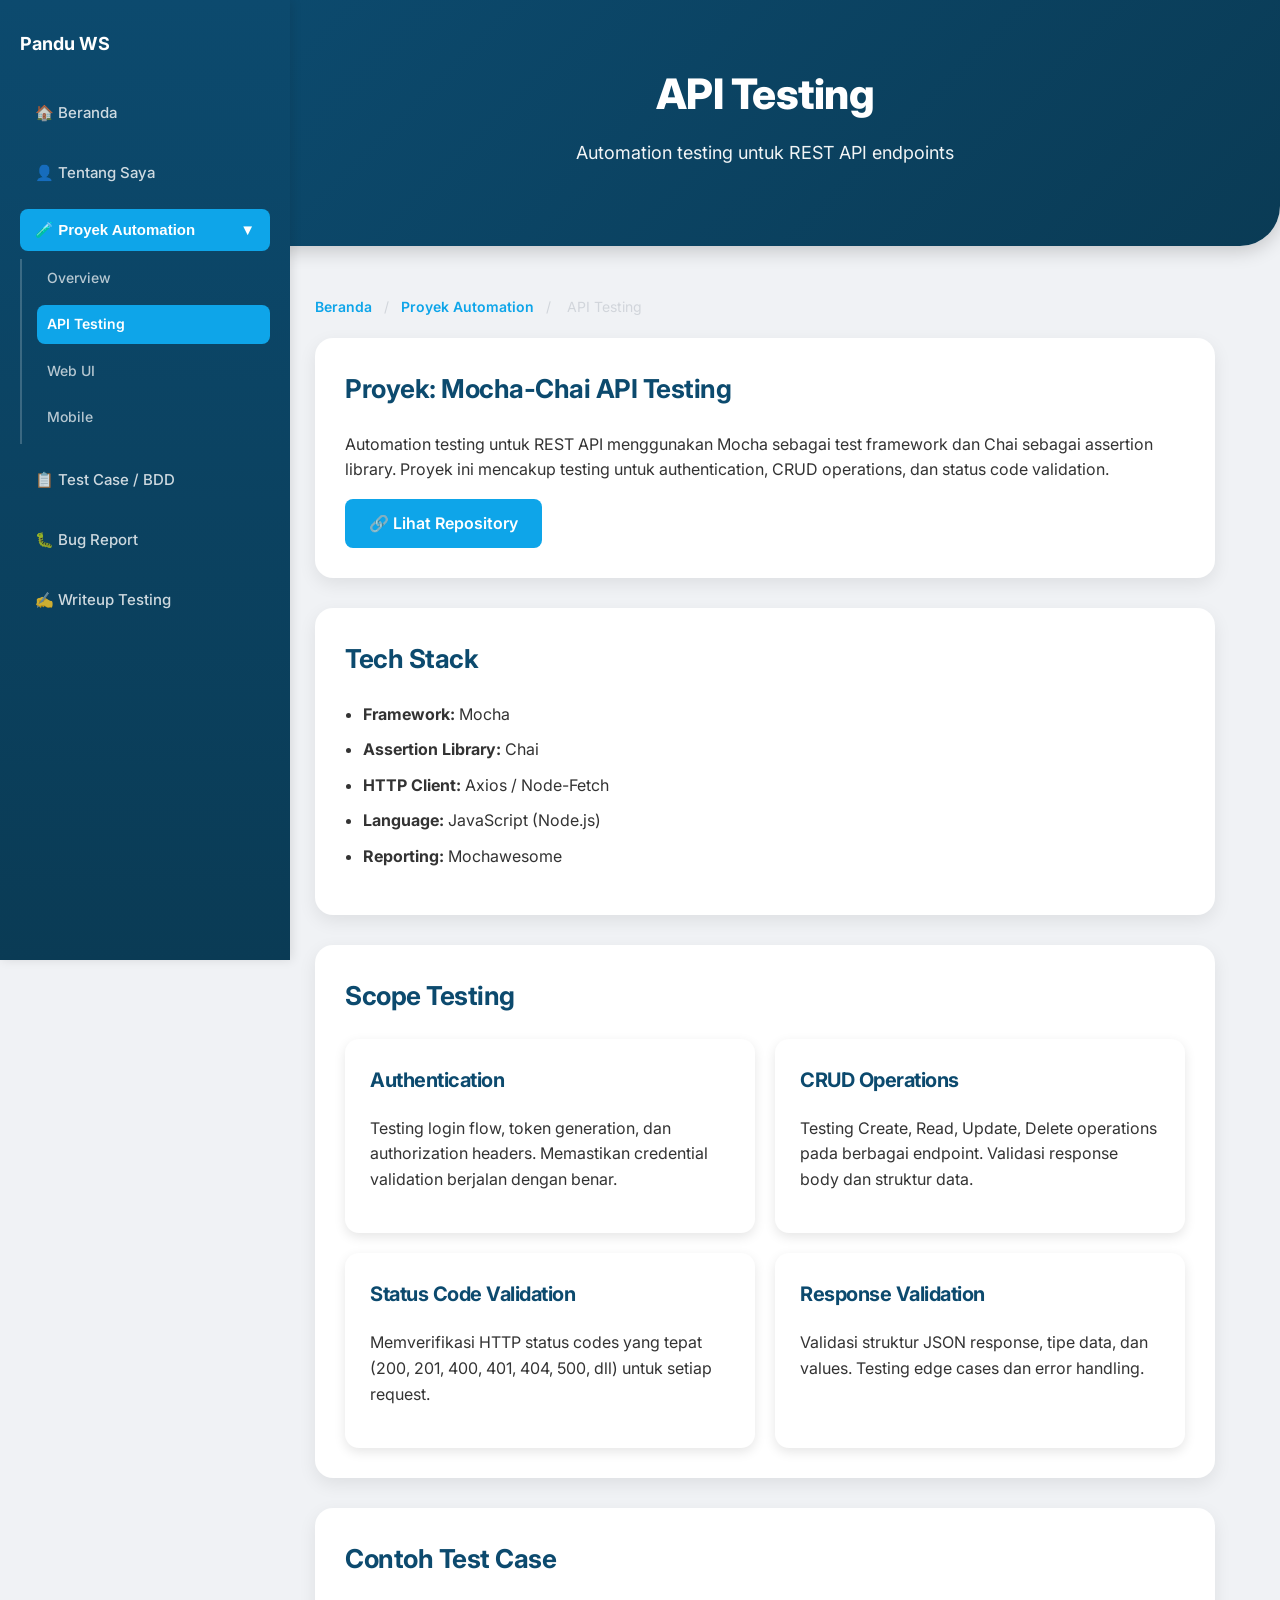
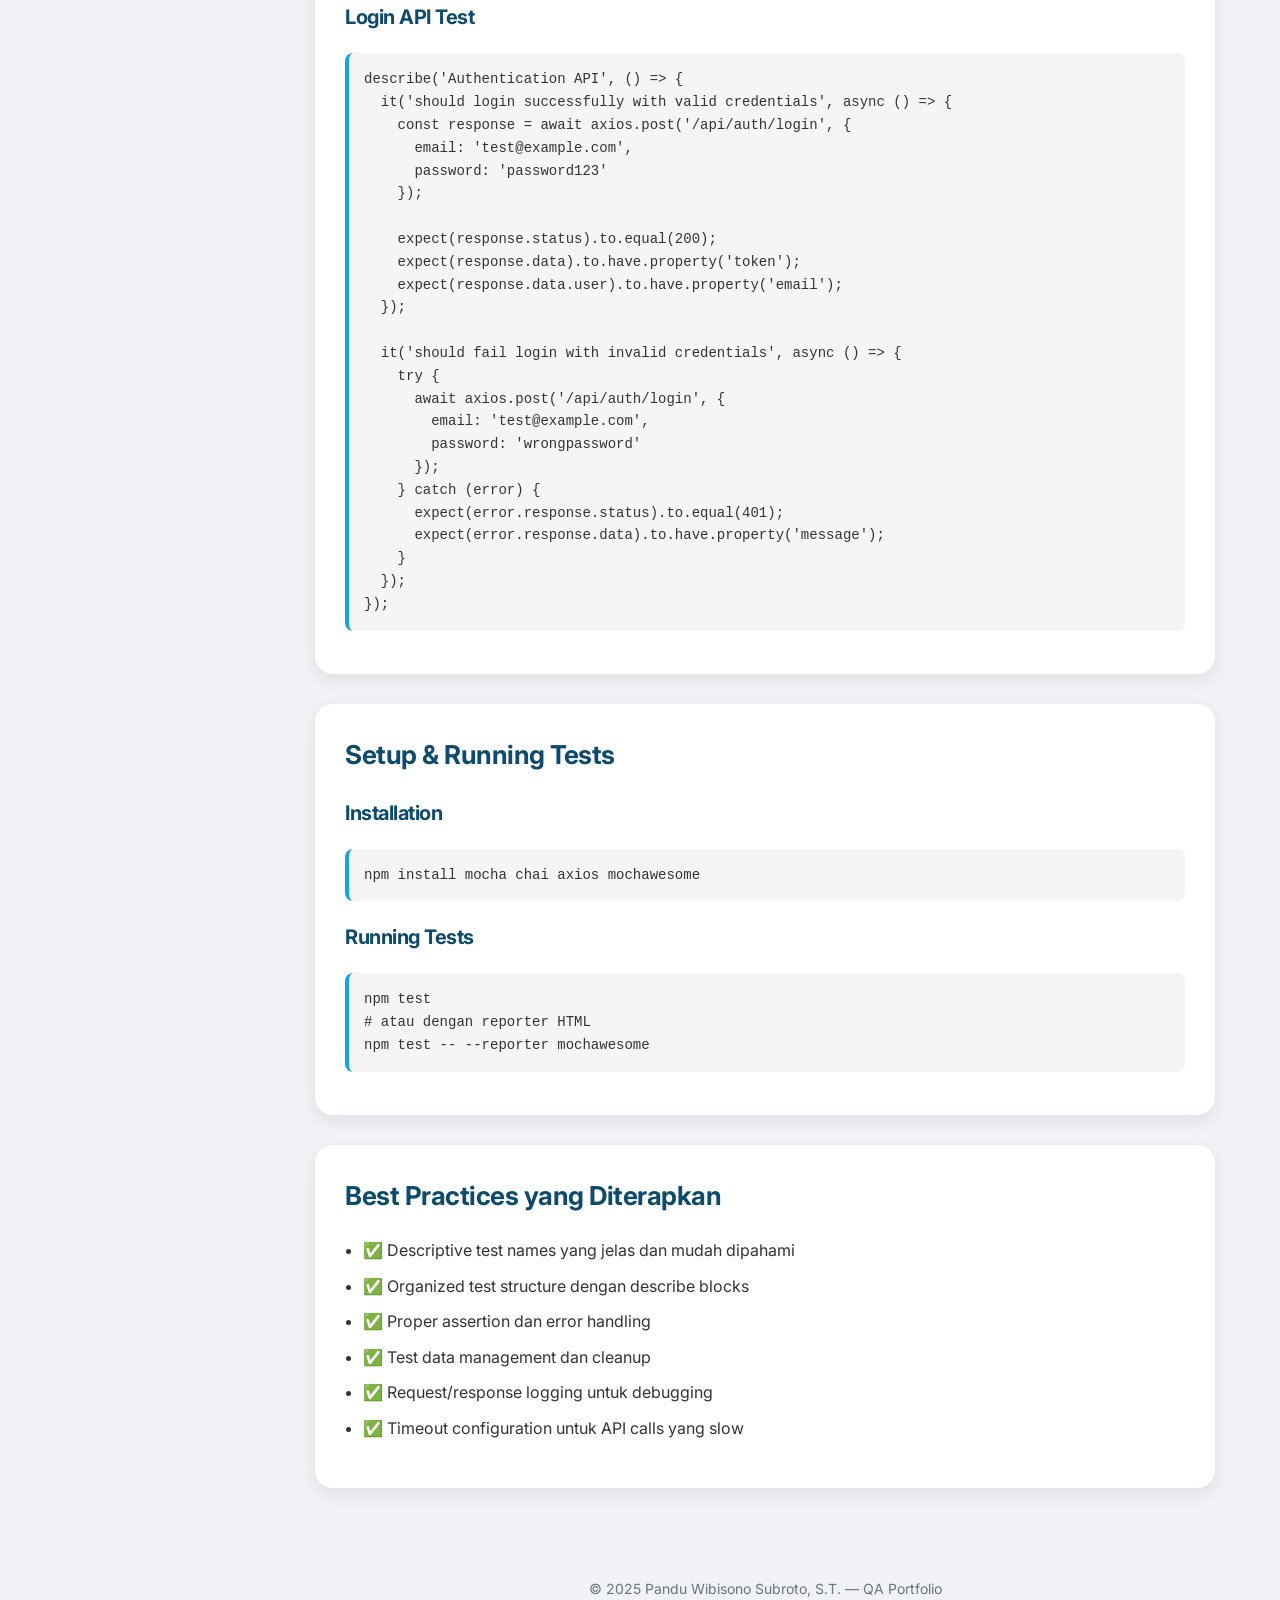
<file: pages/proyek-automation/api.html>
<!DOCTYPE html>
<html lang="id">

<head>
    <meta charset="UTF-8" />
    <meta name="viewport" content="width=device-width, initial-scale=1.0" />
    <title>API Testing - Proyek Automation</title>
    <link rel="icon" href="/favicon.ico" type="image/x-icon">
    <link rel="stylesheet" href="../../assets/css/style.css">
    <link href="https://fonts.googleapis.com/css2?family=Inter:wght@300;400;600;700;800&display=swap" rel="stylesheet">
</head>

<body>
    <!-- SIDEBAR MENU -->
    <aside class="sidebar">
        <div class="sidebar-logo">
            <span>Pandu WS</span>
            <button class="sidebar-toggle" aria-label="Toggle menu">☰</button>
        </div>
        <ul class="sidebar-menu">
            <li><a href="../../index.html" class="nav-link">🏠 Beranda</a></li>
            <li><a href="../tentang-saya.html" class="nav-link">👤 Tentang Saya</a></li>
            <li>
                <button class="submenu-toggle nav-link" href="./">
                    🧪 Proyek Automation
                    <span class="submenu-icon">▼</span>
                </button>
                <ul class="sidebar-submenu">
                    <li><a href="./">Overview</a></li>
                    <li><a href="api.html" class="active">API Testing</a></li>
                    <li><a href="web-ui.html">Web UI</a></li>
                    <li><a href="mobile.html">Mobile</a></li>
                </ul>
            </li>
            <li><a href="../test-case.html" class="nav-link">📋 Test Case / BDD</a></li>
            <li><a href="../bug-report.html" class="nav-link">🐛 Bug Report</a></li>
            <li><a href="../writeup.html" class="nav-link">✍️ Writeup Testing</a></li>
        </ul>
    </aside>

    <header>
        <h1>API Testing</h1>
        <p>Automation testing untuk REST API endpoints</p>
    </header>

    <div class="container">
        <div class="breadcrumb">
            <a href="../../index.html">Beranda</a>
            <span>/</span>
            <a href="./">Proyek Automation</a>
            <span>/</span>
            <span>API Testing</span>
        </div>

        <section>
            <h2>Proyek: Mocha-Chai API Testing</h2>
            <p>
                Automation testing untuk REST API menggunakan Mocha sebagai test framework dan Chai sebagai assertion
                library.
                Proyek ini mencakup testing untuk authentication, CRUD operations, dan status code validation.
            </p>
            <a href="https://github.com/PanduWS94/mochachai-demo-panduws94.git" target="_blank" class="btn">
                🔗 Lihat Repository
            </a>
        </section>

        <section>
            <h2>Tech Stack</h2>
            <ul>
                <li><strong>Framework:</strong> Mocha</li>
                <li><strong>Assertion Library:</strong> Chai</li>
                <li><strong>HTTP Client:</strong> Axios / Node-Fetch</li>
                <li><strong>Language:</strong> JavaScript (Node.js)</li>
                <li><strong>Reporting:</strong> Mochawesome</li>
            </ul>
        </section>

        <section>
            <h2>Scope Testing</h2>
            <div class="card-grid">
                <div class="card">
                    <h3>Authentication</h3>
                    <p>
                        Testing login flow, token generation, dan authorization headers.
                        Memastikan credential validation berjalan dengan benar.
                    </p>
                </div>

                <div class="card">
                    <h3>CRUD Operations</h3>
                    <p>
                        Testing Create, Read, Update, Delete operations pada berbagai endpoint.
                        Validasi response body dan struktur data.
                    </p>
                </div>

                <div class="card">
                    <h3>Status Code Validation</h3>
                    <p>
                        Memverifikasi HTTP status codes yang tepat (200, 201, 400, 401, 404, 500, dll)
                        untuk setiap request.
                    </p>
                </div>

                <div class="card">
                    <h3>Response Validation</h3>
                    <p>
                        Validasi struktur JSON response, tipe data, dan values.
                        Testing edge cases dan error handling.
                    </p>
                </div>
            </div>
        </section>

        <section>
            <h2>Contoh Test Case</h2>
            <h3>Login API Test</h3>
            <pre><code>describe('Authentication API', () => {
  it('should login successfully with valid credentials', async () => {
    const response = await axios.post('/api/auth/login', {
      email: 'test@example.com',
      password: 'password123'
    });

    expect(response.status).to.equal(200);
    expect(response.data).to.have.property('token');
    expect(response.data.user).to.have.property('email');
  });

  it('should fail login with invalid credentials', async () => {
    try {
      await axios.post('/api/auth/login', {
        email: 'test@example.com',
        password: 'wrongpassword'
      });
    } catch (error) {
      expect(error.response.status).to.equal(401);
      expect(error.response.data).to.have.property('message');
    }
  });
});</code></pre>
        </section>

        <section>
            <h2>Setup & Running Tests</h2>
            <h3>Installation</h3>
            <pre><code>npm install mocha chai axios mochawesome</code></pre>

            <h3>Running Tests</h3>
            <pre><code>npm test
# atau dengan reporter HTML
npm test -- --reporter mochawesome</code></pre>
        </section>

        <section>
            <h2>Best Practices yang Diterapkan</h2>
            <ul>
                <li>✅ Descriptive test names yang jelas dan mudah dipahami</li>
                <li>✅ Organized test structure dengan describe blocks</li>
                <li>✅ Proper assertion dan error handling</li>
                <li>✅ Test data management dan cleanup</li>
                <li>✅ Request/response logging untuk debugging</li>
                <li>✅ Timeout configuration untuk API calls yang slow</li>
            </ul>
        </section>
    </div>

    <footer>
        © 2025 Pandu Wibisono Subroto, S.T. — QA Portfolio
    </footer>

    <script src="../../assets/js/navigation.js"></script>
</body>

</html>
</file>
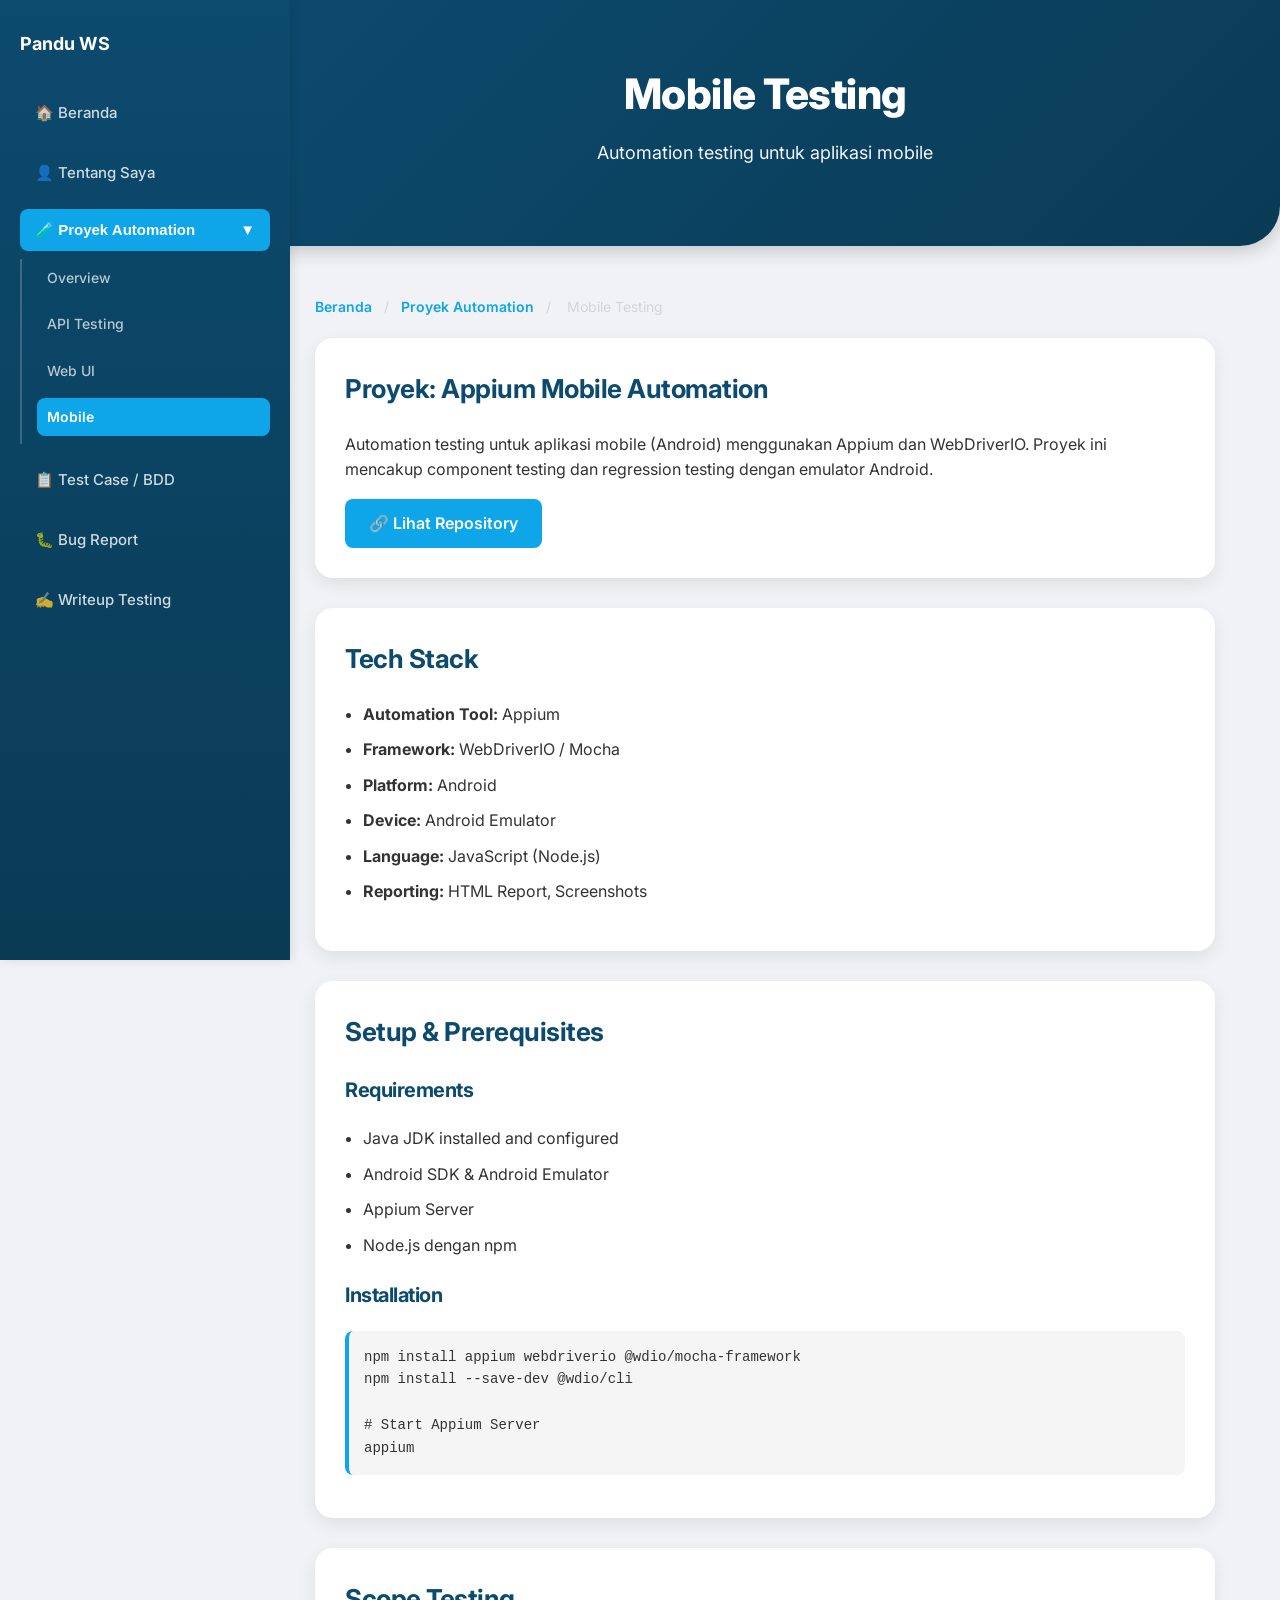
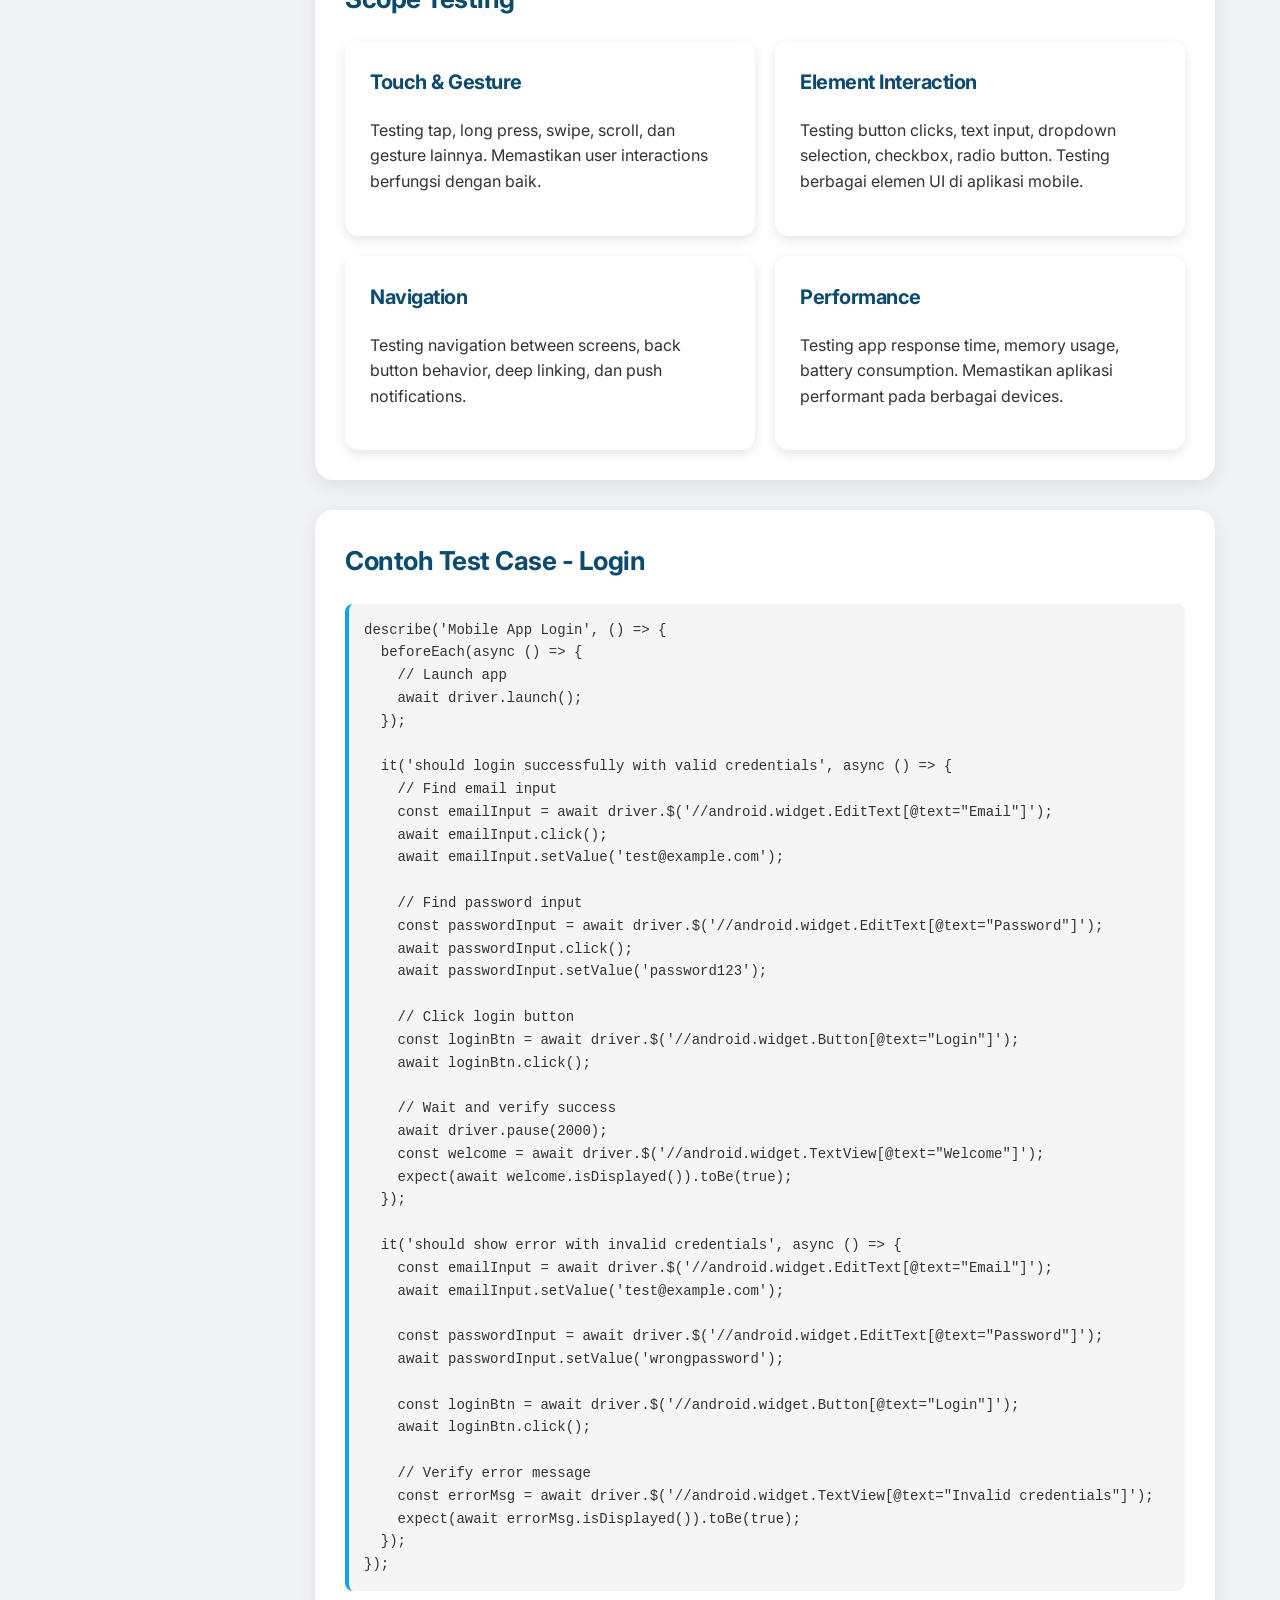
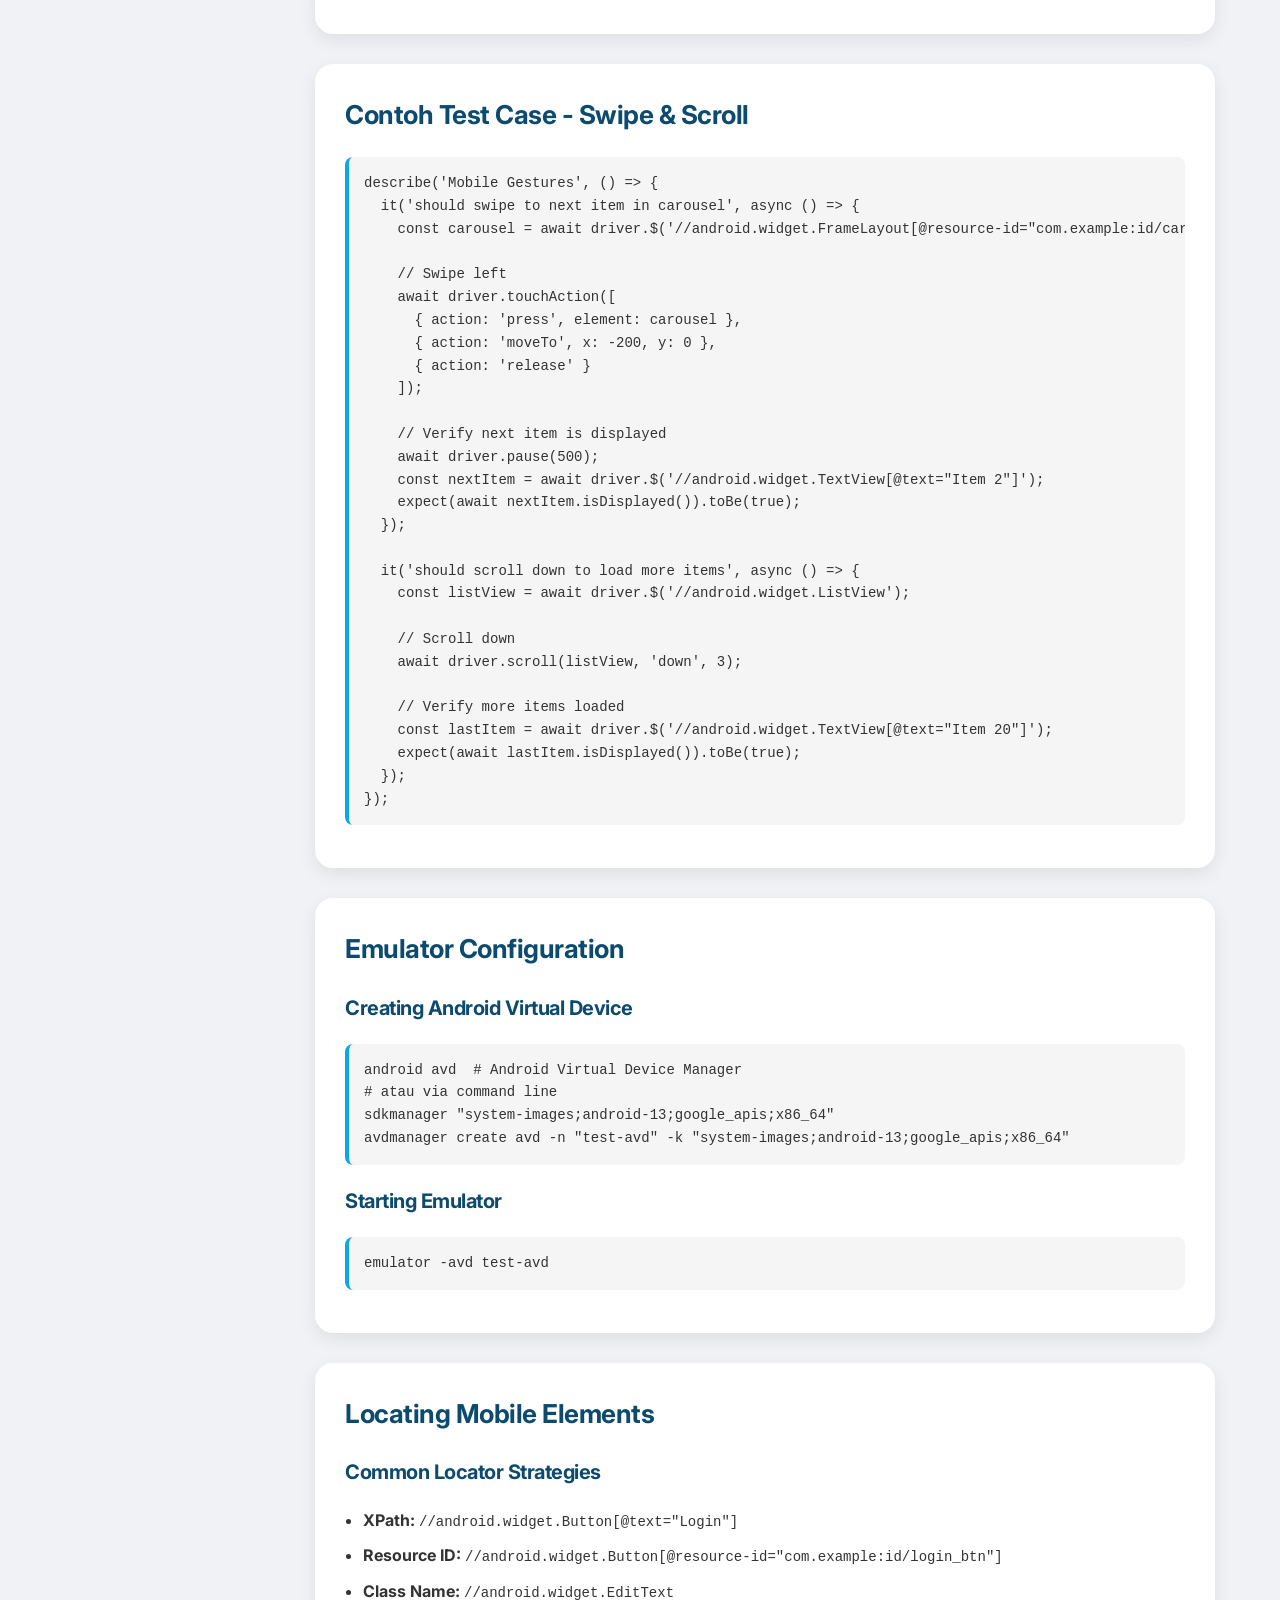
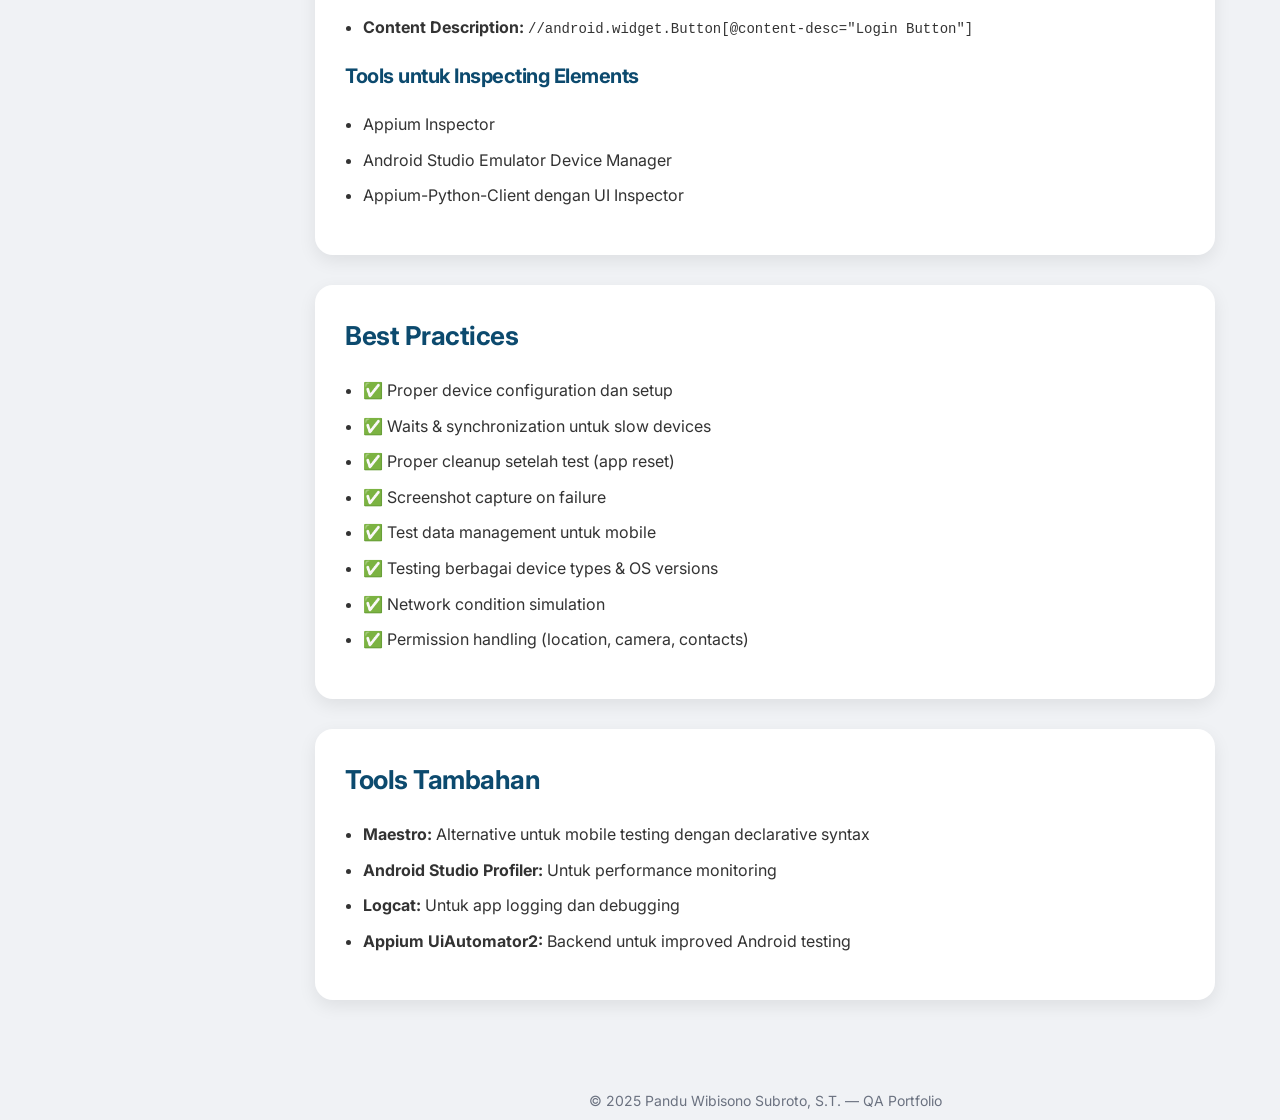
<file: pages/proyek-automation/mobile.html>
<!DOCTYPE html>
<html lang="id">

<head>
    <meta charset="UTF-8" />
    <meta name="viewport" content="width=device-width, initial-scale=1.0" />
    <title>Mobile Testing - Proyek Automation</title>
    <link rel="icon" href="/favicon.ico" type="image/x-icon">
    <link rel="stylesheet" href="../../assets/css/style.css">
    <link href="https://fonts.googleapis.com/css2?family=Inter:wght@300;400;600;700;800&display=swap" rel="stylesheet">
</head>

<body>
    <!-- SIDEBAR MENU -->
    <aside class="sidebar">
        <div class="sidebar-logo">
            <span>Pandu WS</span>
            <button class="sidebar-toggle" aria-label="Toggle menu">☰</button>
        </div>
        <ul class="sidebar-menu">
            <li><a href="../../index.html" class="nav-link">🏠 Beranda</a></li>
            <li><a href="../tentang-saya.html" class="nav-link">👤 Tentang Saya</a></li>
            <li>
                <button class="submenu-toggle nav-link" href="./">
                    🧪 Proyek Automation
                    <span class="submenu-icon">▼</span>
                </button>
                <ul class="sidebar-submenu">
                    <li><a href="./">Overview</a></li>
                    <li><a href="api.html">API Testing</a></li>
                    <li><a href="web-ui.html">Web UI</a></li>
                    <li><a href="mobile.html" class="active">Mobile</a></li>
                </ul>
            </li>
            <li><a href="../test-case.html" class="nav-link">📋 Test Case / BDD</a></li>
            <li><a href="../bug-report.html" class="nav-link">🐛 Bug Report</a></li>
            <li><a href="../writeup.html" class="nav-link">✍️ Writeup Testing</a></li>
        </ul>
    </aside>

    <header>
        <h1>Mobile Testing</h1>
        <p>Automation testing untuk aplikasi mobile</p>
    </header>

    <div class="container">
        <div class="breadcrumb">
            <a href="../../index.html">Beranda</a>
            <span>/</span>
            <a href="./">Proyek Automation</a>
            <span>/</span>
            <span>Mobile Testing</span>
        </div>

        <section>
            <h2>Proyek: Appium Mobile Automation</h2>
            <p>
                Automation testing untuk aplikasi mobile (Android) menggunakan Appium dan WebDriverIO.
                Proyek ini mencakup component testing dan regression testing dengan emulator Android.
            </p>
            <a href="https://github.com/PanduWS94/mobile_appium-demo-panduws94.git" target="_blank" class="btn">
                🔗 Lihat Repository
            </a>
        </section>

        <section>
            <h2>Tech Stack</h2>
            <ul>
                <li><strong>Automation Tool:</strong> Appium</li>
                <li><strong>Framework:</strong> WebDriverIO / Mocha</li>
                <li><strong>Platform:</strong> Android</li>
                <li><strong>Device:</strong> Android Emulator</li>
                <li><strong>Language:</strong> JavaScript (Node.js)</li>
                <li><strong>Reporting:</strong> HTML Report, Screenshots</li>
            </ul>
        </section>

        <section>
            <h2>Setup & Prerequisites</h2>
            <h3>Requirements</h3>
            <ul>
                <li>Java JDK installed and configured</li>
                <li>Android SDK & Android Emulator</li>
                <li>Appium Server</li>
                <li>Node.js dengan npm</li>
            </ul>

            <h3>Installation</h3>
            <pre><code>npm install appium webdriverio @wdio/mocha-framework
npm install --save-dev @wdio/cli

# Start Appium Server
appium</code></pre>
        </section>

        <section>
            <h2>Scope Testing</h2>
            <div class="card-grid">
                <div class="card">
                    <h3>Touch & Gesture</h3>
                    <p>
                        Testing tap, long press, swipe, scroll, dan gesture lainnya.
                        Memastikan user interactions berfungsi dengan baik.
                    </p>
                </div>

                <div class="card">
                    <h3>Element Interaction</h3>
                    <p>
                        Testing button clicks, text input, dropdown selection, checkbox, radio button.
                        Testing berbagai elemen UI di aplikasi mobile.
                    </p>
                </div>

                <div class="card">
                    <h3>Navigation</h3>
                    <p>
                        Testing navigation between screens, back button behavior,
                        deep linking, dan push notifications.
                    </p>
                </div>

                <div class="card">
                    <h3>Performance</h3>
                    <p>
                        Testing app response time, memory usage, battery consumption.
                        Memastikan aplikasi performant pada berbagai devices.
                    </p>
                </div>
            </div>
        </section>

        <section>
            <h2>Contoh Test Case - Login</h2>
            <pre><code>describe('Mobile App Login', () => {
  beforeEach(async () => {
    // Launch app
    await driver.launch();
  });

  it('should login successfully with valid credentials', async () => {
    // Find email input
    const emailInput = await driver.$('//android.widget.EditText[@text="Email"]');
    await emailInput.click();
    await emailInput.setValue('test@example.com');

    // Find password input
    const passwordInput = await driver.$('//android.widget.EditText[@text="Password"]');
    await passwordInput.click();
    await passwordInput.setValue('password123');

    // Click login button
    const loginBtn = await driver.$('//android.widget.Button[@text="Login"]');
    await loginBtn.click();

    // Wait and verify success
    await driver.pause(2000);
    const welcome = await driver.$('//android.widget.TextView[@text="Welcome"]');
    expect(await welcome.isDisplayed()).toBe(true);
  });

  it('should show error with invalid credentials', async () => {
    const emailInput = await driver.$('//android.widget.EditText[@text="Email"]');
    await emailInput.setValue('test@example.com');

    const passwordInput = await driver.$('//android.widget.EditText[@text="Password"]');
    await passwordInput.setValue('wrongpassword');

    const loginBtn = await driver.$('//android.widget.Button[@text="Login"]');
    await loginBtn.click();

    // Verify error message
    const errorMsg = await driver.$('//android.widget.TextView[@text="Invalid credentials"]');
    expect(await errorMsg.isDisplayed()).toBe(true);
  });
});</code></pre>
        </section>

        <section>
            <h2>Contoh Test Case - Swipe & Scroll</h2>
            <pre><code>describe('Mobile Gestures', () => {
  it('should swipe to next item in carousel', async () => {
    const carousel = await driver.$('//android.widget.FrameLayout[@resource-id="com.example:id/carousel"]');
    
    // Swipe left
    await driver.touchAction([
      { action: 'press', element: carousel },
      { action: 'moveTo', x: -200, y: 0 },
      { action: 'release' }
    ]);

    // Verify next item is displayed
    await driver.pause(500);
    const nextItem = await driver.$('//android.widget.TextView[@text="Item 2"]');
    expect(await nextItem.isDisplayed()).toBe(true);
  });

  it('should scroll down to load more items', async () => {
    const listView = await driver.$('//android.widget.ListView');
    
    // Scroll down
    await driver.scroll(listView, 'down', 3);
    
    // Verify more items loaded
    const lastItem = await driver.$('//android.widget.TextView[@text="Item 20"]');
    expect(await lastItem.isDisplayed()).toBe(true);
  });
});</code></pre>
        </section>

        <section>
            <h2>Emulator Configuration</h2>
            <h3>Creating Android Virtual Device</h3>
            <pre><code>android avd  # Android Virtual Device Manager
# atau via command line
sdkmanager "system-images;android-13;google_apis;x86_64"
avdmanager create avd -n "test-avd" -k "system-images;android-13;google_apis;x86_64"</code></pre>

            <h3>Starting Emulator</h3>
            <pre><code>emulator -avd test-avd</code></pre>
        </section>

        <section>
            <h2>Locating Mobile Elements</h2>
            <h3>Common Locator Strategies</h3>
            <ul>
                <li><strong>XPath:</strong> <code>//android.widget.Button[@text="Login"]</code></li>
                <li><strong>Resource ID:</strong>
                    <code>//android.widget.Button[@resource-id="com.example:id/login_btn"]</code></li>
                <li><strong>Class Name:</strong> <code>//android.widget.EditText</code></li>
                <li><strong>Content Description:</strong>
                    <code>//android.widget.Button[@content-desc="Login Button"]</code></li>
            </ul>

            <h3>Tools untuk Inspecting Elements</h3>
            <ul>
                <li>Appium Inspector</li>
                <li>Android Studio Emulator Device Manager</li>
                <li>Appium-Python-Client dengan UI Inspector</li>
            </ul>
        </section>

        <section>
            <h2>Best Practices</h2>
            <ul>
                <li>✅ Proper device configuration dan setup</li>
                <li>✅ Waits & synchronization untuk slow devices</li>
                <li>✅ Proper cleanup setelah test (app reset)</li>
                <li>✅ Screenshot capture on failure</li>
                <li>✅ Test data management untuk mobile</li>
                <li>✅ Testing berbagai device types & OS versions</li>
                <li>✅ Network condition simulation</li>
                <li>✅ Permission handling (location, camera, contacts)</li>
            </ul>
        </section>

        <section>
            <h2>Tools Tambahan</h2>
            <ul>
                <li><strong>Maestro:</strong> Alternative untuk mobile testing dengan declarative syntax</li>
                <li><strong>Android Studio Profiler:</strong> Untuk performance monitoring</li>
                <li><strong>Logcat:</strong> Untuk app logging dan debugging</li>
                <li><strong>Appium UiAutomator2:</strong> Backend untuk improved Android testing</li>
            </ul>
        </section>
    </div>

    <footer>
        © 2025 Pandu Wibisono Subroto, S.T. — QA Portfolio
    </footer>

    <script src="../../assets/js/navigation.js"></script>
</body>

</html>
</file>
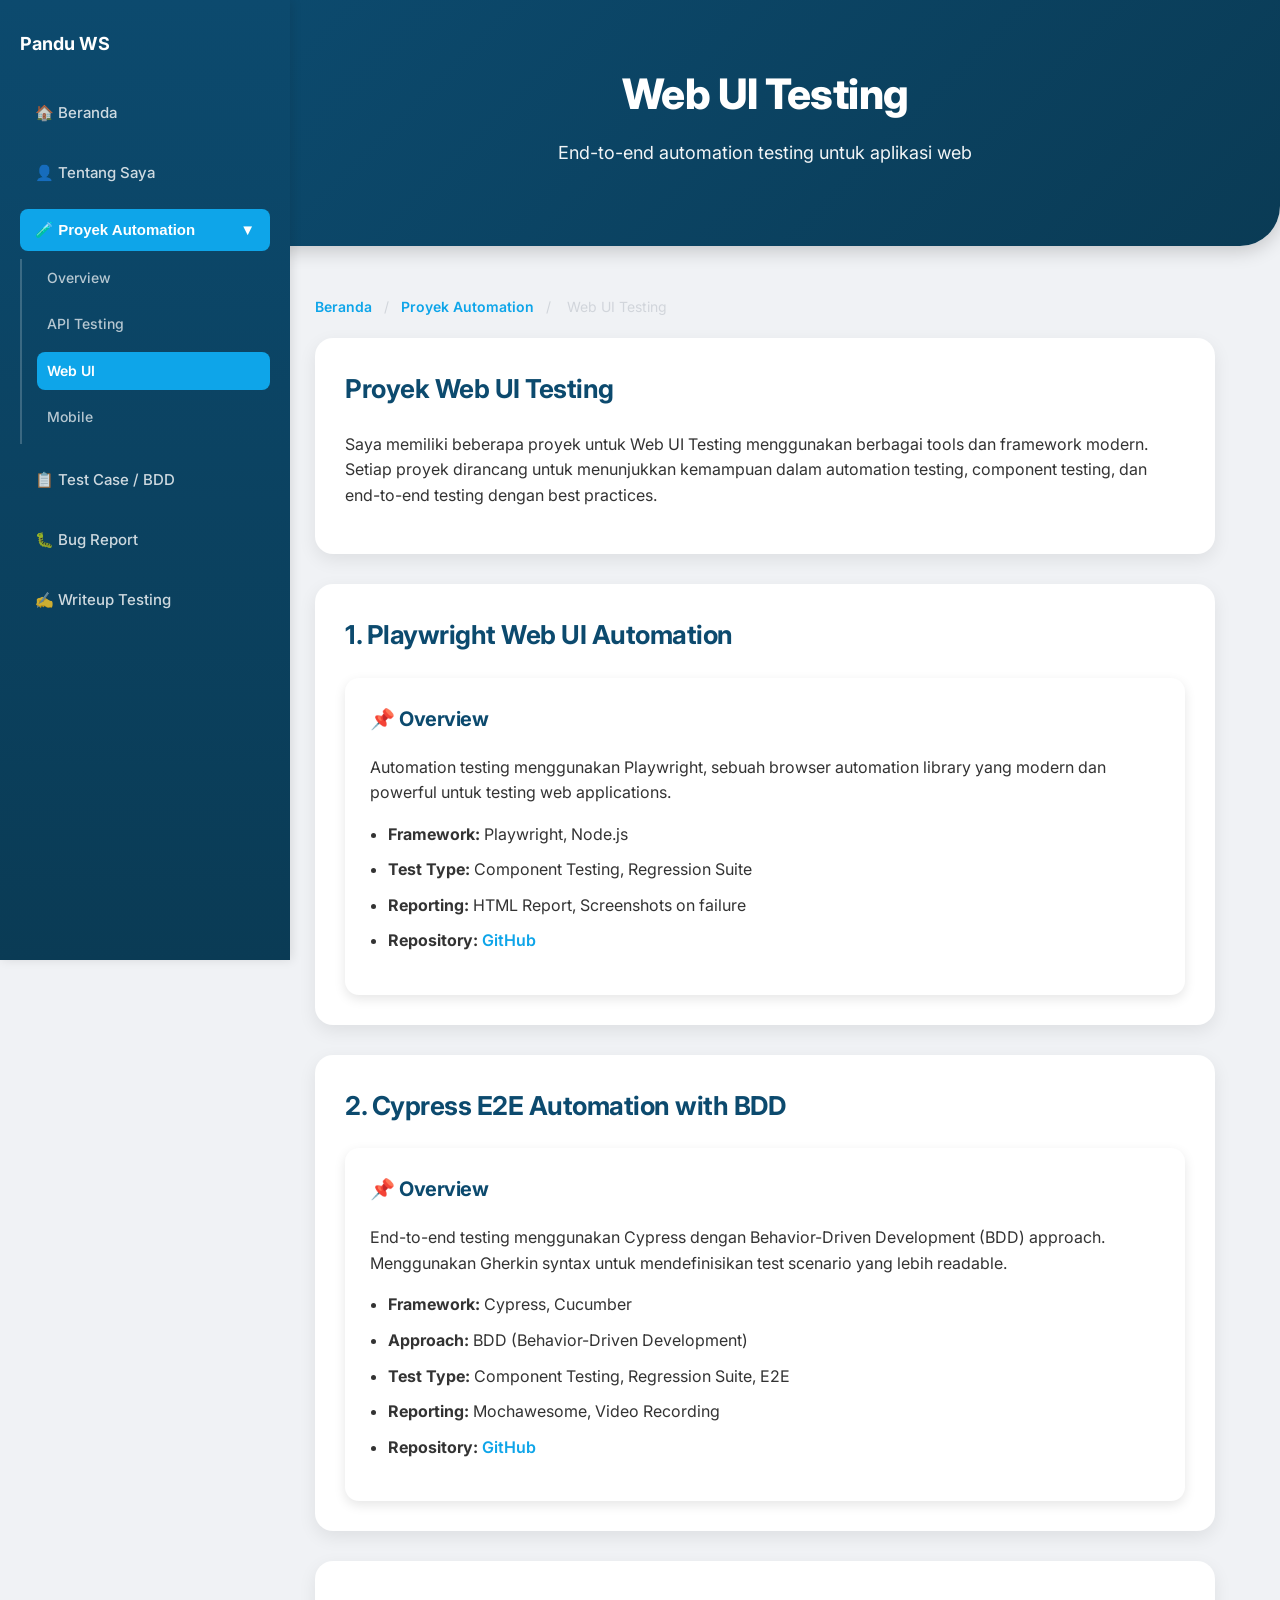
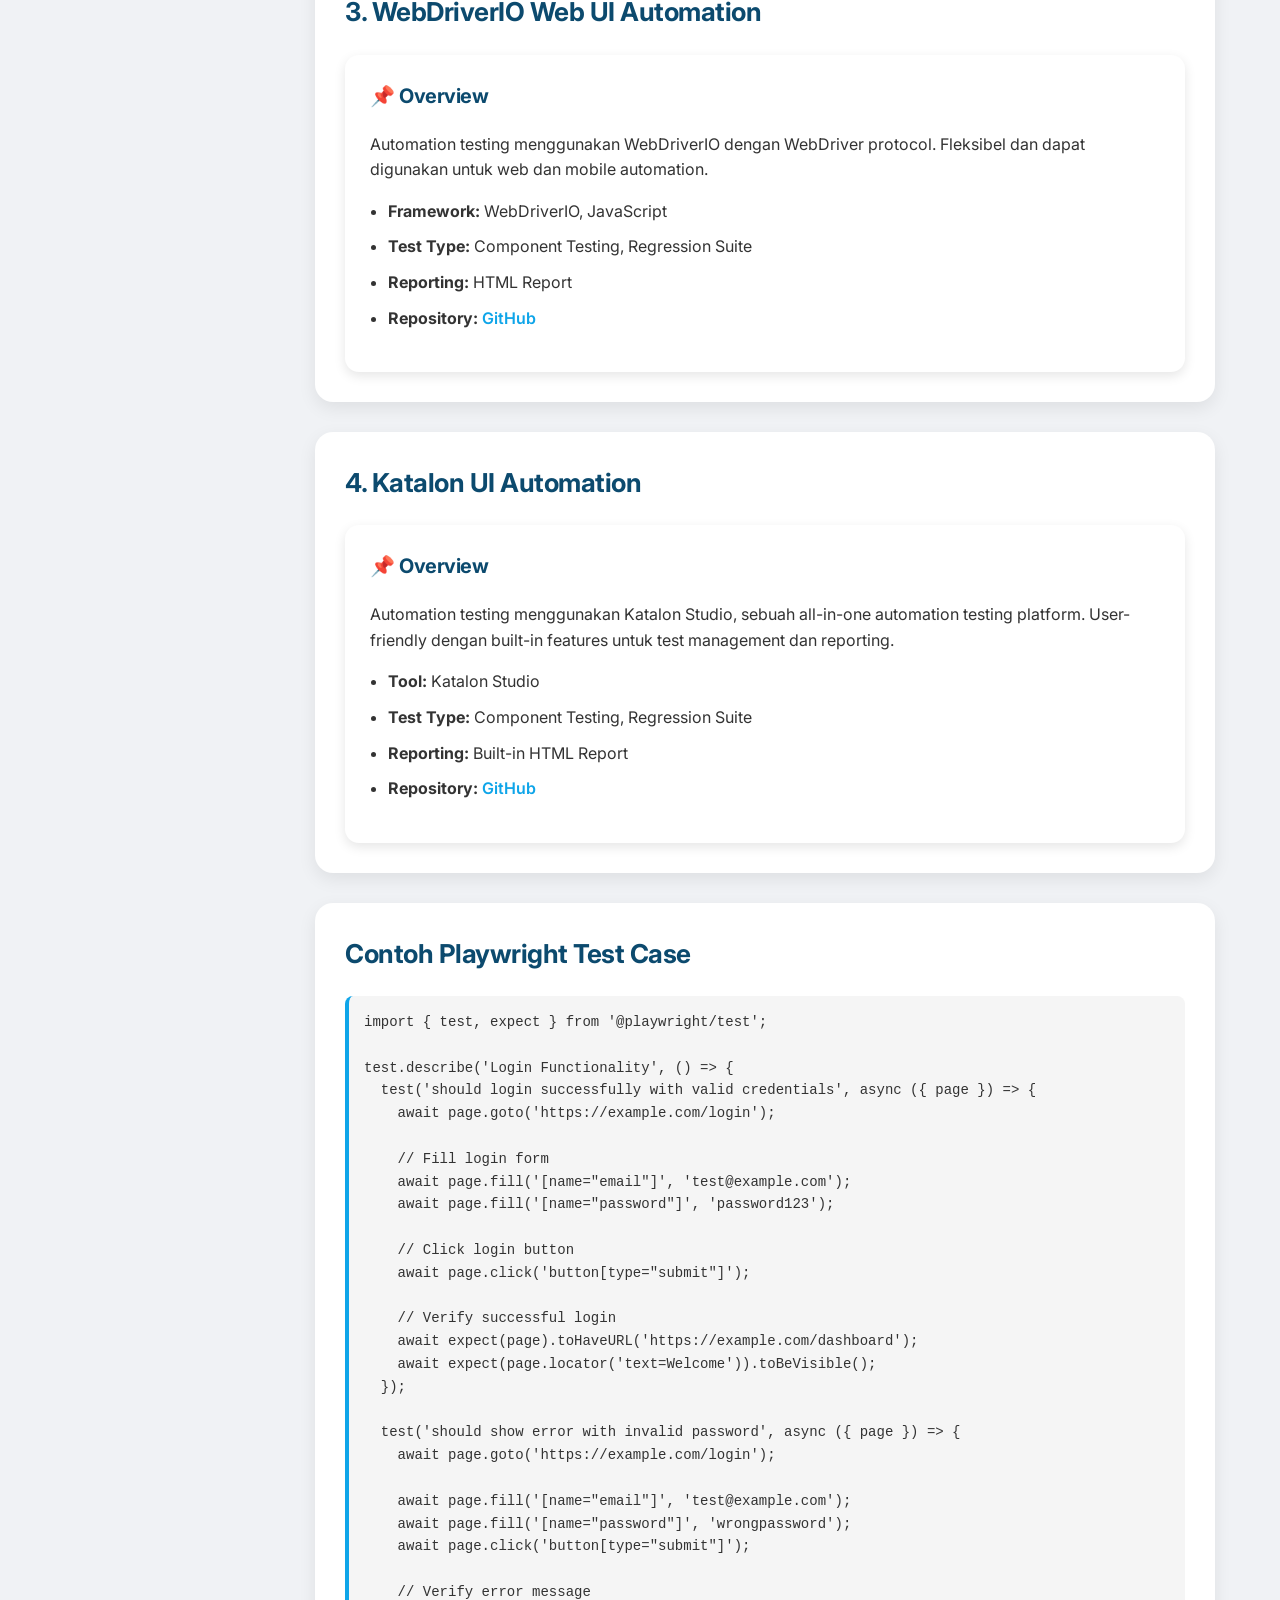
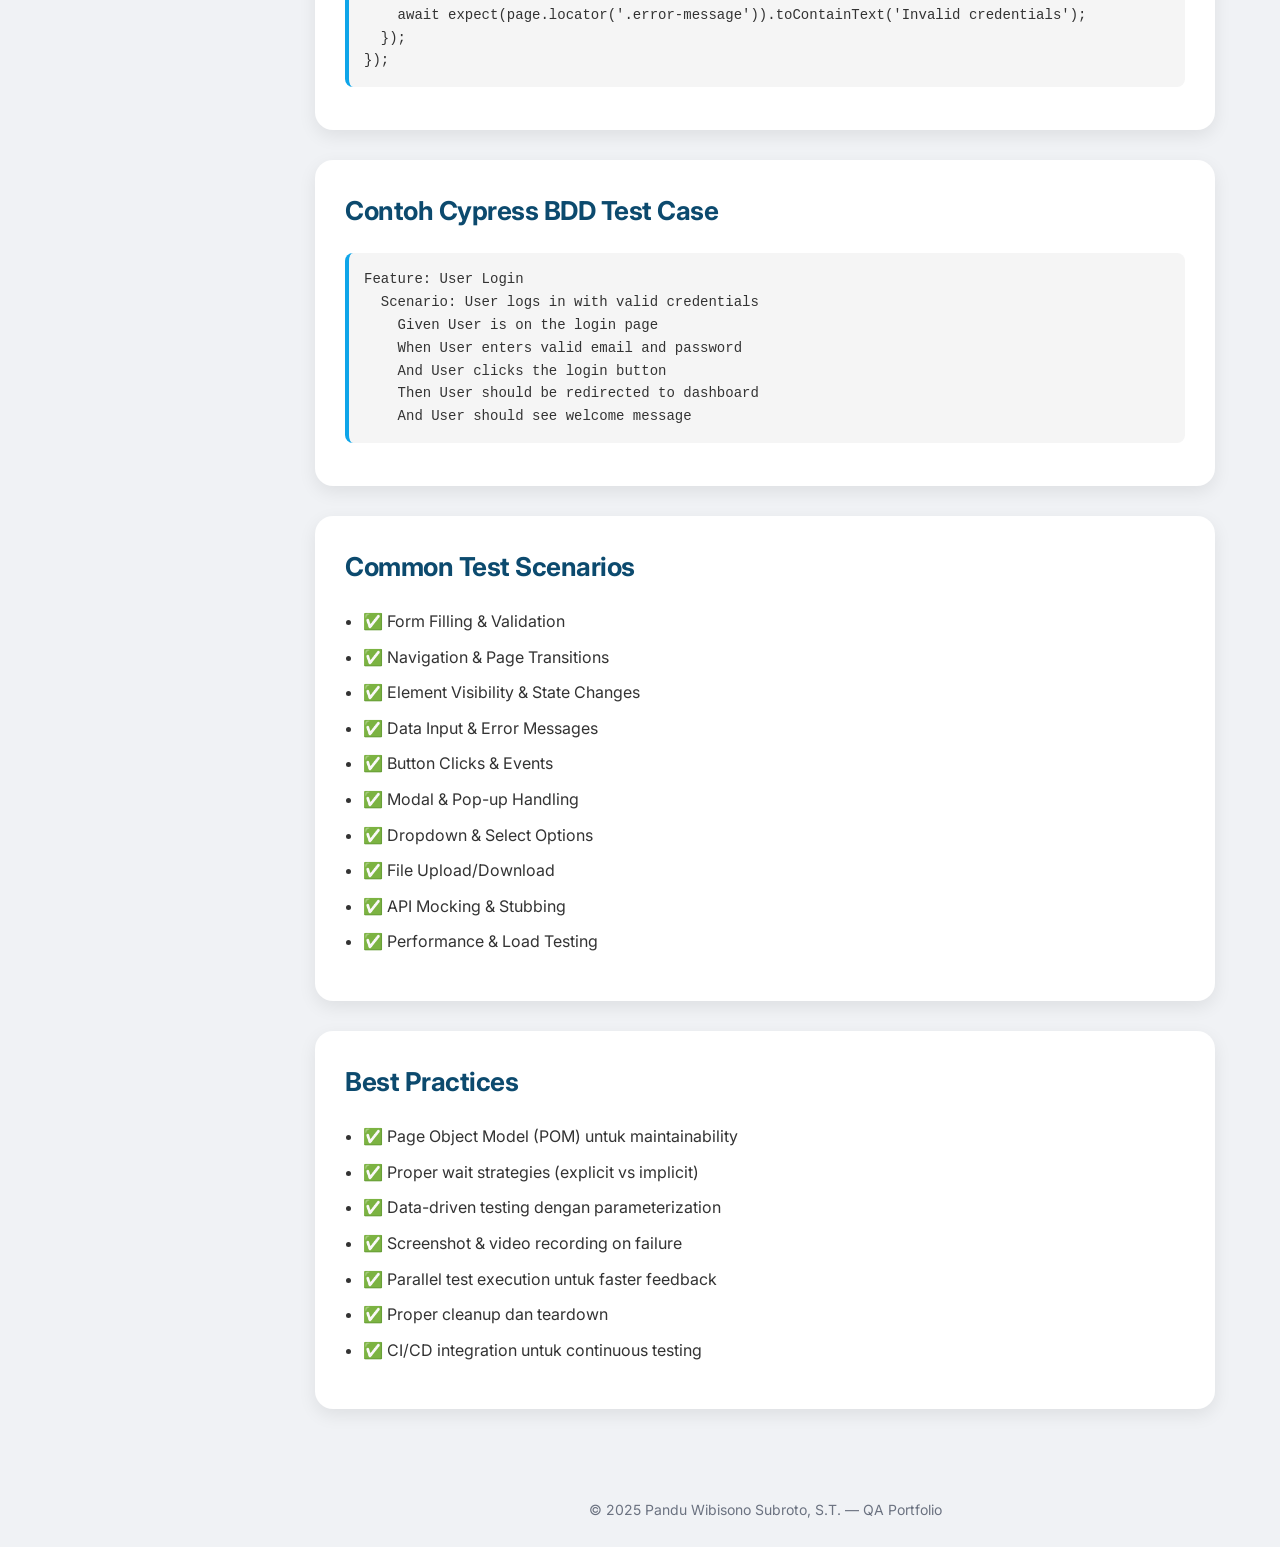
<file: pages/proyek-automation/web-ui.html>
<!DOCTYPE html>
<html lang="id">

<head>
    <meta charset="UTF-8" />
    <meta name="viewport" content="width=device-width, initial-scale=1.0" />
    <title>Web UI Testing - Proyek Automation</title>
    <link rel="icon" href="/favicon.ico" type="image/x-icon">
    <link rel="stylesheet" href="../../assets/css/style.css">
    <link href="https://fonts.googleapis.com/css2?family=Inter:wght@300;400;600;700;800&display=swap" rel="stylesheet">
</head>

<body>
    <!-- SIDEBAR MENU -->
    <aside class="sidebar">
        <div class="sidebar-logo">
            <span>Pandu WS</span>
            <button class="sidebar-toggle" aria-label="Toggle menu">☰</button>
        </div>
        <ul class="sidebar-menu">
            <li><a href="../../index.html" class="nav-link">🏠 Beranda</a></li>
            <li><a href="../tentang-saya.html" class="nav-link">👤 Tentang Saya</a></li>
            <li>
                <button class="submenu-toggle nav-link" href="./">
                    🧪 Proyek Automation
                    <span class="submenu-icon">▼</span>
                </button>
                <ul class="sidebar-submenu">
                    <li><a href="./">Overview</a></li>
                    <li><a href="api.html">API Testing</a></li>
                    <li><a href="web-ui.html" class="active">Web UI</a></li>
                    <li><a href="mobile.html">Mobile</a></li>
                </ul>
            </li>
            <li><a href="../test-case.html" class="nav-link">📋 Test Case / BDD</a></li>
            <li><a href="../bug-report.html" class="nav-link">🐛 Bug Report</a></li>
            <li><a href="../writeup.html" class="nav-link">✍️ Writeup Testing</a></li>
        </ul>
    </aside>

    <header>
        <h1>Web UI Testing</h1>
        <p>End-to-end automation testing untuk aplikasi web</p>
    </header>

    <div class="container">
        <div class="breadcrumb">
            <a href="../../index.html">Beranda</a>
            <span>/</span>
            <a href="./">Proyek Automation</a>
            <span>/</span>
            <span>Web UI Testing</span>
        </div>

        <section>
            <h2>Proyek Web UI Testing</h2>
            <p>
                Saya memiliki beberapa proyek untuk Web UI Testing menggunakan berbagai tools dan framework modern.
                Setiap proyek dirancang untuk menunjukkan kemampuan dalam automation testing, component testing,
                dan end-to-end testing dengan best practices.
            </p>
        </section>

        <section>
            <h2>1. Playwright Web UI Automation</h2>
            <div class="card">
                <h3>📌 Overview</h3>
                <p>
                    Automation testing menggunakan Playwright, sebuah browser automation library yang modern
                    dan powerful untuk testing web applications.
                </p>
                <ul>
                    <li><strong>Framework:</strong> Playwright, Node.js</li>
                    <li><strong>Test Type:</strong> Component Testing, Regression Suite</li>
                    <li><strong>Reporting:</strong> HTML Report, Screenshots on failure</li>
                    <li><strong>Repository:</strong> <a
                            href="https://github.com/PanduWS94/playwright-demo-panduws94.git" target="_blank">GitHub</a>
                    </li>
                </ul>
            </div>
        </section>

        <section>
            <h2>2. Cypress E2E Automation with BDD</h2>
            <div class="card">
                <h3>📌 Overview</h3>
                <p>
                    End-to-end testing menggunakan Cypress dengan Behavior-Driven Development (BDD) approach.
                    Menggunakan Gherkin syntax untuk mendefinisikan test scenario yang lebih readable.
                </p>
                <ul>
                    <li><strong>Framework:</strong> Cypress, Cucumber</li>
                    <li><strong>Approach:</strong> BDD (Behavior-Driven Development)</li>
                    <li><strong>Test Type:</strong> Component Testing, Regression Suite, E2E</li>
                    <li><strong>Reporting:</strong> Mochawesome, Video Recording</li>
                    <li><strong>Repository:</strong> <a href="https://github.com/PanduWS94/cypress-demo-panduws94.git"
                            target="_blank">GitHub</a></li>
                </ul>
            </div>
        </section>

        <section>
            <h2>3. WebDriverIO Web UI Automation</h2>
            <div class="card">
                <h3>📌 Overview</h3>
                <p>
                    Automation testing menggunakan WebDriverIO dengan WebDriver protocol.
                    Fleksibel dan dapat digunakan untuk web dan mobile automation.
                </p>
                <ul>
                    <li><strong>Framework:</strong> WebDriverIO, JavaScript</li>
                    <li><strong>Test Type:</strong> Component Testing, Regression Suite</li>
                    <li><strong>Reporting:</strong> HTML Report</li>
                    <li><strong>Repository:</strong> <a
                            href="https://github.com/PanduWS94/webdriverio-demo-panduws94.git"
                            target="_blank">GitHub</a></li>
                </ul>
            </div>
        </section>

        <section>
            <h2>4. Katalon UI Automation</h2>
            <div class="card">
                <h3>📌 Overview</h3>
                <p>
                    Automation testing menggunakan Katalon Studio, sebuah all-in-one automation testing platform.
                    User-friendly dengan built-in features untuk test management dan reporting.
                </p>
                <ul>
                    <li><strong>Tool:</strong> Katalon Studio</li>
                    <li><strong>Test Type:</strong> Component Testing, Regression Suite</li>
                    <li><strong>Reporting:</strong> Built-in HTML Report</li>
                    <li><strong>Repository:</strong> <a href="https://github.com/PanduWS94/katalon-demo-panduws94.git"
                            target="_blank">GitHub</a></li>
                </ul>
            </div>
        </section>

        <section>
            <h2>Contoh Playwright Test Case</h2>
            <pre><code>import { test, expect } from '@playwright/test';

test.describe('Login Functionality', () => {
  test('should login successfully with valid credentials', async ({ page }) => {
    await page.goto('https://example.com/login');
    
    // Fill login form
    await page.fill('[name="email"]', 'test@example.com');
    await page.fill('[name="password"]', 'password123');
    
    // Click login button
    await page.click('button[type="submit"]');
    
    // Verify successful login
    await expect(page).toHaveURL('https://example.com/dashboard');
    await expect(page.locator('text=Welcome')).toBeVisible();
  });

  test('should show error with invalid password', async ({ page }) => {
    await page.goto('https://example.com/login');
    
    await page.fill('[name="email"]', 'test@example.com');
    await page.fill('[name="password"]', 'wrongpassword');
    await page.click('button[type="submit"]');
    
    // Verify error message
    await expect(page.locator('.error-message')).toContainText('Invalid credentials');
  });
});</code></pre>
        </section>

        <section>
            <h2>Contoh Cypress BDD Test Case</h2>
            <pre><code>Feature: User Login
  Scenario: User logs in with valid credentials
    Given User is on the login page
    When User enters valid email and password
    And User clicks the login button
    Then User should be redirected to dashboard
    And User should see welcome message</code></pre>
        </section>

        <section>
            <h2>Common Test Scenarios</h2>
            <ul>
                <li>✅ Form Filling & Validation</li>
                <li>✅ Navigation & Page Transitions</li>
                <li>✅ Element Visibility & State Changes</li>
                <li>✅ Data Input & Error Messages</li>
                <li>✅ Button Clicks & Events</li>
                <li>✅ Modal & Pop-up Handling</li>
                <li>✅ Dropdown & Select Options</li>
                <li>✅ File Upload/Download</li>
                <li>✅ API Mocking & Stubbing</li>
                <li>✅ Performance & Load Testing</li>
            </ul>
        </section>

        <section>
            <h2>Best Practices</h2>
            <ul>
                <li>✅ Page Object Model (POM) untuk maintainability</li>
                <li>✅ Proper wait strategies (explicit vs implicit)</li>
                <li>✅ Data-driven testing dengan parameterization</li>
                <li>✅ Screenshot & video recording on failure</li>
                <li>✅ Parallel test execution untuk faster feedback</li>
                <li>✅ Proper cleanup dan teardown</li>
                <li>✅ CI/CD integration untuk continuous testing</li>
            </ul>
        </section>
    </div>

    <footer>
        © 2025 Pandu Wibisono Subroto, S.T. — QA Portfolio
    </footer>

    <script src="../../assets/js/navigation.js"></script>
</body>

</html>
</file>
<file: assets/css/style.css>
/* --- GLOBAL STYLE --- */
body {
    margin: 0;
    font-family: "Inter", Arial, sans-serif;
    background: #f0f2f5;
    color: #333;
    line-height: 1.6;
    margin-left: 250px;
}

h1,
h2,
h3 {
    font-family: "Inter", sans-serif;
    letter-spacing: -0.5px;
}

a {
    color: #0ea5e9;
    text-decoration: none;
    font-weight: 600;
}

a:hover {
    text-decoration: underline;
}

/* --- SIDEBAR/LEFT MENU --- */
.sidebar {
    position: fixed;
    left: 0;
    top: 0;
    width: 250px;
    height: 100vh;
    background: linear-gradient(180deg, #0c4a6e, #0a3b55);
    padding: 30px 20px;
    box-shadow: 2px 0 10px rgba(0, 0, 0, 0.1);
    overflow-y: auto;
    z-index: 1000;
}

.sidebar-logo {
    color: white;
    font-size: 18px;
    font-weight: 700;
    margin-bottom: 30px;
    display: flex;
    align-items: center;
    justify-content: space-between;
}

.sidebar-toggle {
    display: none;
    background: none;
    border: none;
    color: white;
    font-size: 20px;
    cursor: pointer;
}

.sidebar-menu {
    list-style: none;
    padding: 0;
    margin: 0;
}

.sidebar-menu li {
    margin-bottom: 12px;
}

.sidebar-menu a {
    display: block;
    padding: 12px 15px;
    color: rgba(255, 255, 255, 0.8);
    text-decoration: none;
    border-radius: 8px;
    transition: all 0.3s ease;
    font-weight: 500;
    font-size: 15px;
}

.sidebar-menu a:hover {
    background: rgba(255, 255, 255, 0.1);
    color: white;
}

.sidebar-menu a.active {
    background: #0ea5e9;
    color: white;
    font-weight: 600;
}

.sidebar-submenu {
    list-style: none;
    padding: 0 0 0 15px;
    margin: 8px 0;
    border-left: 2px solid rgba(255, 255, 255, 0.2);
    display: none;
    max-height: 0;
    overflow: hidden;
    transition: max-height 0.3s ease, opacity 0.3s ease;
    opacity: 0;
}

.sidebar-submenu.active {
    display: flex;
    flex-direction: column;
    max-height: 500px;
    opacity: 1;
}

.sidebar-submenu li {
    margin-bottom: 8px;
}

.sidebar-submenu a {
    padding: 8px 10px;
    font-size: 14px;
    color: rgba(255, 255, 255, 0.7);
    transition: all 0.2s ease;
}

.sidebar-submenu a:not(.active):hover {
    color: white;
    background: rgba(255, 255, 255, 0.1);
}

.sidebar-submenu a.active {
    color: white;
    background: #0ea5e9;
    font-weight: 600;
}

.sidebar-submenu a.active:hover {
    background: #0ea5e9;
    color: white;
}

.submenu-toggle {
    display: flex;
    align-items: center;
    justify-content: space-between;
    padding: 12px 15px;
    color: rgba(255, 255, 255, 0.8);
    text-decoration: none;
    border-radius: 8px;
    transition: all 0.3s ease;
    font-weight: 500;
    font-size: 15px;
    background: none;
    border: none;
    cursor: pointer;
    width: 100%;
    text-align: left;
}

.submenu-toggle:hover {
    background: rgba(255, 255, 255, 0.1);
    color: white;
}

.submenu-toggle.active {
    background: #0ea5e9;
    color: white;
    font-weight: 600;
}

.submenu-icon {
    display: inline-block;
    margin-left: 8px;
    transition: transform 0.3s ease;
    cursor: pointer;
}

.submenu-toggle.expanded .submenu-icon {
    transform: rotate(180deg);
}

/* --- HEADER --- */
header {
    padding: 60px 20px;
    background: linear-gradient(135deg, #0c4a6e, #0a3b55);
    color: white;
    text-align: center;
    border-bottom-left-radius: 40px;
    border-bottom-right-radius: 40px;
    box-shadow: 0 4px 20px rgba(0, 0, 0, 0.2);
}

header h1 {
    margin: 0;
    font-size: 42px;
    font-weight: 800;
}

header p {
    margin-top: 12px;
    font-size: 18px;
    opacity: 0.95;
}

header.subpage-header {
    padding: 40px 20px;
    font-size: 24px;
}

header.subpage-header h1 {
    font-size: 32px;
}

/* --- CONTAINER --- */
.container {
    max-width: 900px;
    margin: 50px auto;
    padding: 0 20px;
}

/* --- CARD SECTION --- */
section {
    background: white;
    padding: 30px;
    margin-bottom: 30px;
    border-radius: 18px;
    box-shadow: 0 6px 18px rgba(0, 0, 0, 0.08);
    transition: transform 0.2s ease, box-shadow 0.2s ease;
}

section:hover {
    transform: translateY(-3px);
    box-shadow: 0 10px 24px rgba(0, 0, 0, 0.12);
}

h2 {
    font-size: 26px;
    margin-top: 0;
    color: #0c4a6e;
    font-weight: 700;
}

h3 {
    font-size: 20px;
    color: #0c4a6e;
    margin-top: 20px;
}

ul {
    padding-left: 18px;
}

li {
    margin-bottom: 10px;
}

/* --- CARD GRID --- */
.card-grid {
    display: grid;
    grid-template-columns: repeat(auto-fit, minmax(300px, 1fr));
    gap: 20px;
    margin-top: 20px;
}

.card {
    background: white;
    padding: 25px;
    border-radius: 14px;
    box-shadow: 0 4px 12px rgba(0, 0, 0, 0.1);
    transition: all 0.3s ease;
}

.card:hover {
    transform: translateY(-5px);
    box-shadow: 0 8px 20px rgba(0, 0, 0, 0.15);
}

.card h3 {
    margin-top: 0;
    color: #0c4a6e;
}

.card-badge {
    display: inline-block;
    background: #dbeafe;
    color: #0c4a6e;
    padding: 6px 12px;
    border-radius: 20px;
    font-size: 12px;
    font-weight: 600;
    margin-bottom: 12px;
}

/* --- CODE BLOCK --- */
pre {
    background: #f5f5f5;
    padding: 15px;
    border-radius: 8px;
    overflow-x: auto;
    border-left: 4px solid #0ea5e9;
}

code {
    font-family: "Courier New", monospace;
    font-size: 14px;
    color: #333;
}

/* --- VIDEO EMBED --- */
.video-wrapper {
    position: relative;
    padding-bottom: 56.25%;
    height: 0;
    overflow: hidden;
    border-radius: 14px;
    margin-top: 15px;
}

.video-wrapper iframe {
    position: absolute;
    top: 0;
    left: 0;
    width: 100%;
    height: 100%;
    border: 0;
}

/* --- TABLE --- */
table {
    width: 100%;
    border-collapse: collapse;
    margin-top: 15px;
}

table th {
    background: #0c4a6e;
    color: white;
    padding: 12px;
    text-align: left;
    font-weight: 600;
}

table td {
    padding: 12px;
    border-bottom: 1px solid #e0e0e0;
}

table tr:hover {
    background: #f9f9f9;
}

/* --- BUTTON --- */
.btn {
    display: inline-block;
    padding: 12px 24px;
    background: #0ea5e9;
    color: white;
    border-radius: 8px;
    text-decoration: none;
    font-weight: 600;
    transition: all 0.3s ease;
    border: none;
    cursor: pointer;
}

.btn:hover {
    background: #0c92d4;
    transform: translateY(-2px);
    box-shadow: 0 4px 12px rgba(14, 165, 233, 0.3);
}

.btn-secondary {
    background: #6b7280;
}

.btn-secondary:hover {
    background: #4b5563;
}

/* --- BREADCRUMB --- */
.breadcrumb {
    display: flex;
    gap: 8px;
    margin-bottom: 20px;
    font-size: 14px;
    color: #6b7280;
}

.breadcrumb a {
    color: #0ea5e9;
}

.breadcrumb span {
    color: #d1d5db;
    margin: 0 4px;
}

/* --- FOOTER --- */
footer {
    text-align: center;
    padding: 40px;
    color: #6b7280;
    font-size: 14px;
    margin-top: 40px;
}

/* --- RESPONSIVE --- */
@media (max-width: 768px) {
    .sidebar {
        width: 100%;
        height: auto;
        position: relative;
        box-shadow: 0 2px 10px rgba(0, 0, 0, 0.1);
    }

    body {
        margin-left: 0;
    }

    .sidebar-toggle {
        display: block;
    }

    .sidebar-menu {
        display: none;
    }

    .sidebar-menu.active {
        display: flex;
        flex-direction: column;
    }

    header h1 {
        font-size: 28px;
    }

    h2 {
        font-size: 20px;
    }

    .card-grid {
        grid-template-columns: 1fr;
    }
}
</file>
